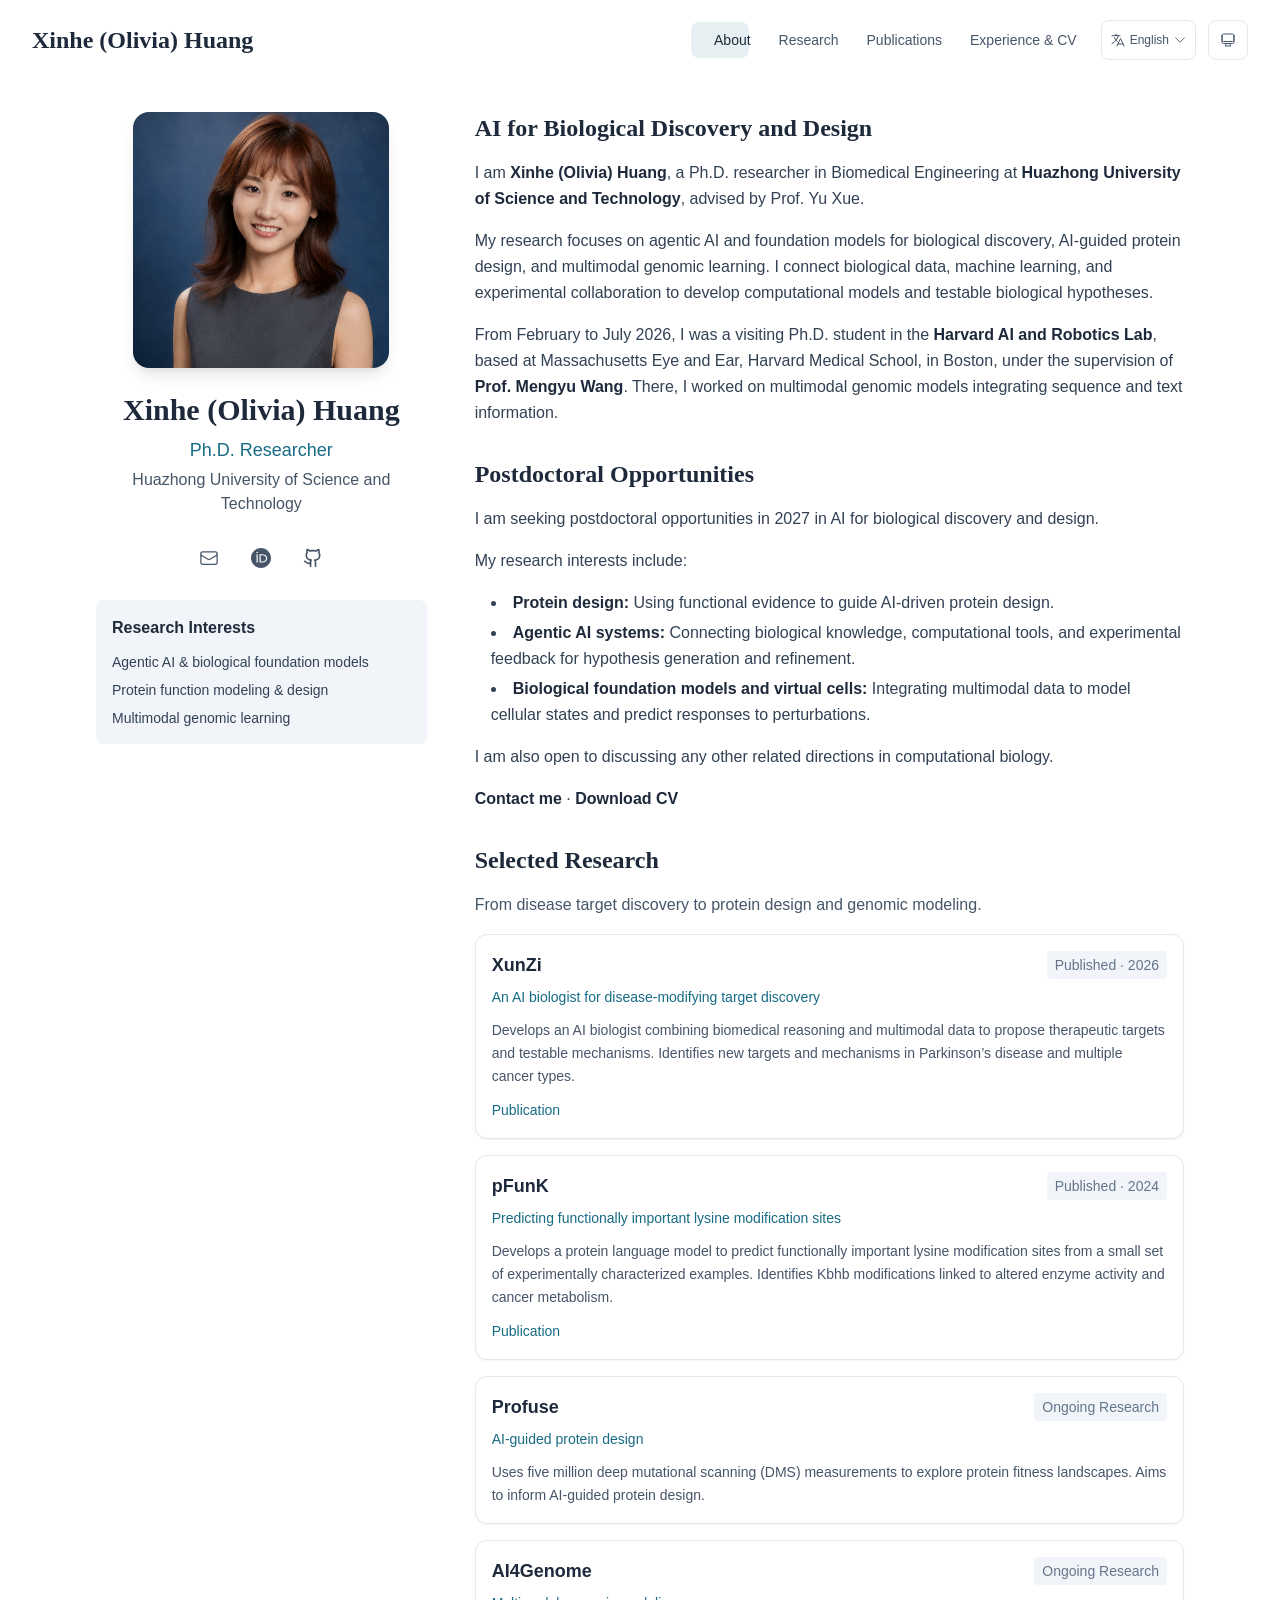
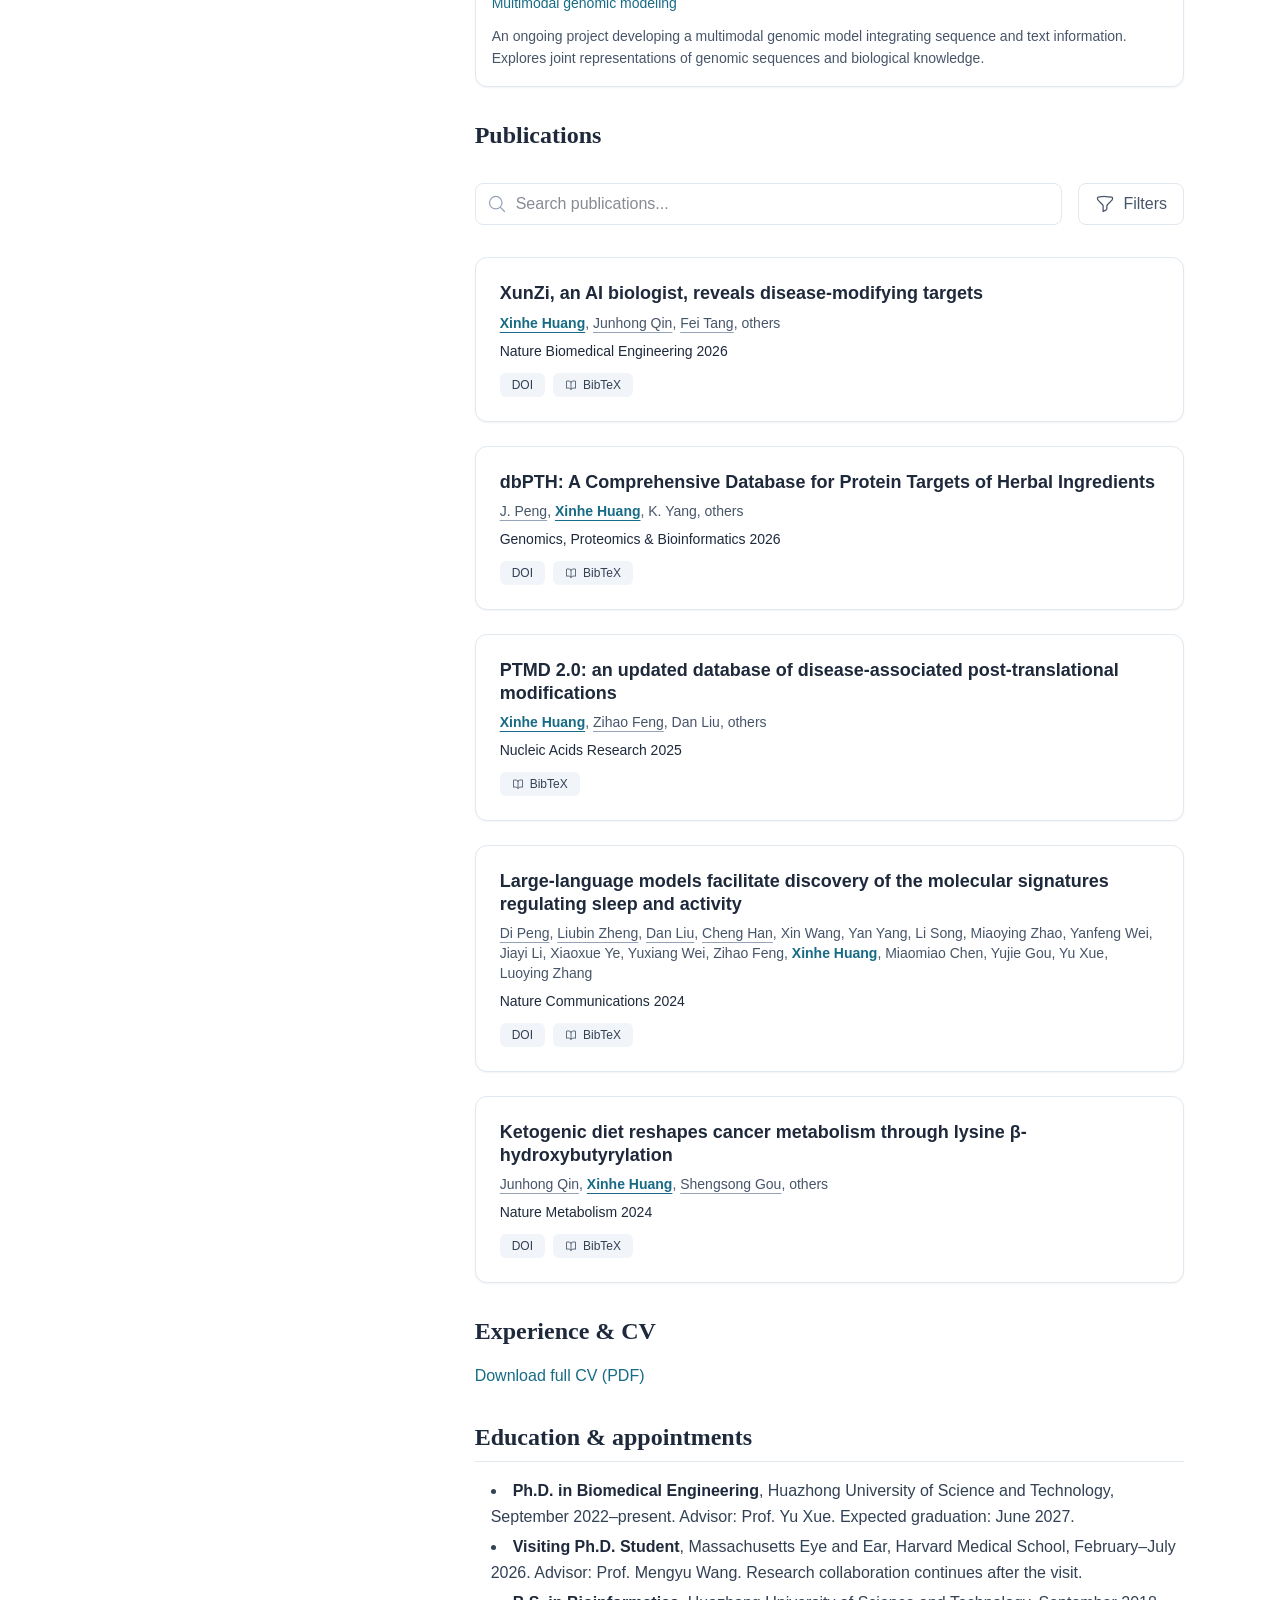
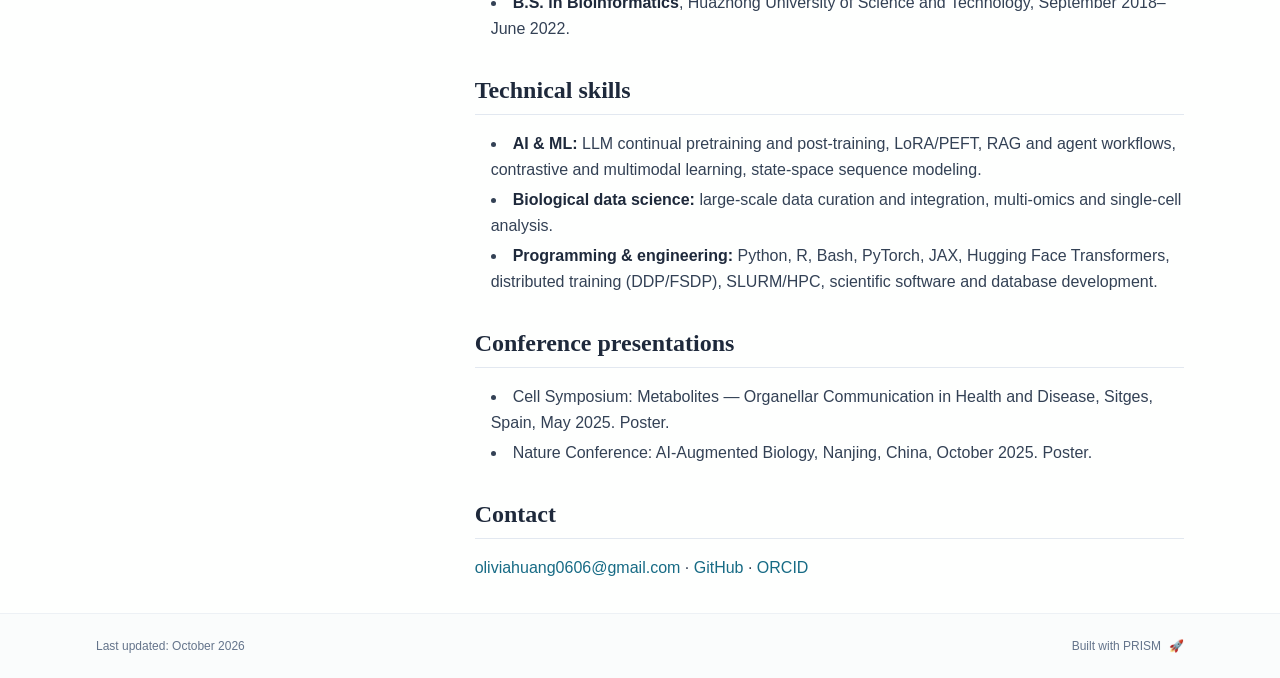
<file: index.html>
<!DOCTYPE html><html lang="en" class="scroll-smooth"><head><meta charSet="utf-8"/><meta name="viewport" content="width=device-width, initial-scale=1"/><link rel="preload" as="image" href="/portrait.png"/><link rel="stylesheet" href="/_next/static/css/1561682c2f8420f4.css" data-precedence="next"/><link rel="preload" as="script" fetchPriority="low" href="/_next/static/chunks/webpack-af78f5c2c11af041.js"/><script src="/_next/static/chunks/4bd1b696-70b6d399998de86a.js" async=""></script><script src="/_next/static/chunks/684-5aaa8290a129f299.js" async=""></script><script src="/_next/static/chunks/main-app-de9738d63b603295.js" async=""></script><script src="/_next/static/chunks/461-a9a5d7b05a71d978.js" async=""></script><script src="/_next/static/chunks/874-6cc630662f3664af.js" async=""></script><script src="/_next/static/chunks/291-e39730cc9327e39b.js" async=""></script><script src="/_next/static/chunks/app/layout-9b45e9bda7b70583.js" async=""></script><script src="/_next/static/chunks/178-595a94b9af1e67b5.js" async=""></script><script src="/_next/static/chunks/748-84df502d24ed20fb.js" async=""></script><script src="/_next/static/chunks/app/page-888deebfaa7285e0.js" async=""></script><link rel="icon" href="/favicon.svg" type="image/svg+xml"/><link rel="preload" as="font" type="font/woff2" href="https://jialeliu.com/fonts/georgiab.woff2" crossorigin=""/><script>
              try {
                const theme = localStorage.getItem('theme-storage');
                const parsed = theme ? JSON.parse(theme) : null;
                const setting = parsed?.state?.theme || 'system';
                const prefersDark = typeof window !== 'undefined' && window.matchMedia && window.matchMedia('(prefers-color-scheme: dark)').matches;
                const effective = setting === 'dark' ? 'dark' : (setting === 'light' ? 'light' : (prefersDark ? 'dark' : 'light'));
                var root = document.documentElement;
                root.classList.add(effective);
                root.setAttribute('data-theme', effective);
              } catch (e) {
                var root = document.documentElement;
                root.classList.add('light');
                root.setAttribute('data-theme', 'light');
              }
            </script><script>
    try {
      const cfg = {"enabled":true,"locales":["en","zh"],"defaultLocale":"en","mode":"fixed","fixedLocale":"en","persist":true,"switcher":true,"labels":{"en":"English","zh":"中文"}};
      const storageKey = 'locale-storage';
      const normalize = (value) => typeof value === 'string' ? value.trim().replace('_', '-').toLowerCase() : '';
      const matchLocale = (candidate) => {
        const normalized = normalize(candidate);
        if (!normalized) return null;
        if (cfg.locales.includes(normalized)) return normalized;
        const language = normalized.split('-')[0];
        if (cfg.locales.includes(language)) return language;
        return null;
      };

      let resolved = null;

      if (!cfg.enabled) {
        resolved = cfg.defaultLocale;
      } else if (cfg.persist) {
        resolved = matchLocale(localStorage.getItem(storageKey));
      }

      if (!resolved) {
        if (cfg.mode === 'fixed') {
          resolved = cfg.fixedLocale;
        } else {
          resolved = matchLocale(navigator.language);
        }
      }

      if (!resolved) {
        resolved = cfg.defaultLocale;
      }

      const root = document.documentElement;
      root.lang = resolved;
      root.setAttribute('data-locale', resolved);

      if (cfg.persist) {
        localStorage.setItem(storageKey, resolved);
      }
    } catch (e) {
      const root = document.documentElement;
      root.lang = 'en';
      root.setAttribute('data-locale', 'en');
    }
  </script><title>Xinhe (Olivia) Huang</title><meta name="description" content="AI for Biological Discovery and Design"/><meta name="author" content="Xinhe (Olivia) Huang"/><meta name="keywords" content="Xinhe (Olivia) Huang,PhD,Research,Huazhong University of Science and Technology"/><meta name="creator" content="Xinhe (Olivia) Huang"/><meta name="publisher" content="Xinhe (Olivia) Huang"/><meta property="og:title" content="Xinhe (Olivia) Huang"/><meta property="og:description" content="AI for Biological Discovery and Design"/><meta property="og:site_name" content="Xinhe (Olivia) Huang&#x27;s Academic Website"/><meta property="og:locale" content="en_US"/><meta property="og:type" content="website"/><meta name="twitter:card" content="summary"/><meta name="twitter:title" content="Xinhe (Olivia) Huang"/><meta name="twitter:description" content="AI for Biological Discovery and Design"/><link rel="icon" href="/favicon.svg"/><script>document.querySelectorAll('body link[rel="icon"], body link[rel="apple-touch-icon"]').forEach(el => document.head.appendChild(el))</script><script src="/_next/static/chunks/polyfills-42372ed130431b0a.js" noModule=""></script></head><body class="font-sans antialiased"><div style="visibility:hidden"><nav class="fixed top-0 left-0 right-0 z-50" data-headlessui-state=""><div class="transition-all duration-300 ease-out bg-transparent" style="transform:translateY(-100px)"><div class="max-w-7xl mx-auto px-4 sm:px-6 lg:px-8"><div class="flex justify-between items-center h-16 lg:h-20"><div class="flex-shrink-0" tabindex="0"><a class="text-xl lg:text-2xl font-serif font-semibold text-primary hover:text-accent transition-colors duration-200" href="/"><span class="hidden lg:inline">Xinhe (Olivia) Huang</span><span class="lg:hidden text-base">Olivia Huang</span></a></div><div class="hidden lg:block"><div class="ml-10 flex items-center space-x-3"><div class="relative flex items-baseline space-x-1"><a data-nav-href="/#about" class="relative px-3 py-2 text-sm font-medium rounded-lg transition-colors duration-150 text-primary" href="/#about">About</a><a data-nav-href="/#research" class="relative px-3 py-2 text-sm font-medium rounded-lg transition-colors duration-150 text-neutral-600" href="/#research">Research</a><a data-nav-href="/#publications" class="relative px-3 py-2 text-sm font-medium rounded-lg transition-colors duration-150 text-neutral-600" href="/#publications">Publications</a><a data-nav-href="/#cv" class="relative px-3 py-2 text-sm font-medium rounded-lg transition-colors duration-150 text-neutral-600" href="/#cv">Experience &amp; CV</a></div><div class="flex items-center justify-center w-14 h-10 rounded-lg border border-neutral-200 dark:border-[rgba(148,163,184,0.24)] bg-background dark:bg-neutral-800"><div class="w-6 h-4 rounded bg-neutral-300 animate-pulse"></div></div><div class="flex items-center justify-center w-10 h-10 rounded-lg border border-neutral-200 dark:border-[rgba(148,163,184,0.24)] bg-background dark:bg-neutral-800"><div class="w-4 h-4 rounded-full bg-neutral-300 animate-pulse"></div></div></div></div><div class="lg:hidden flex items-center space-x-2"><div class="flex items-center justify-center w-14 h-10 rounded-lg border border-neutral-200 dark:border-[rgba(148,163,184,0.24)] bg-background dark:bg-neutral-800"><div class="w-6 h-4 rounded bg-neutral-300 animate-pulse"></div></div><div class="flex items-center justify-center w-10 h-10 rounded-lg border border-neutral-200 dark:border-[rgba(148,163,184,0.24)] bg-background dark:bg-neutral-800"><div class="w-4 h-4 rounded-full bg-neutral-300 animate-pulse"></div></div><button class="inline-flex items-center justify-center p-2 rounded-md text-neutral-600 hover:text-primary hover:bg-neutral-100 dark:hover:bg-neutral-800 focus:outline-none focus:ring-2 focus:ring-inset focus:ring-accent transition-colors duration-200" id="headlessui-disclosure-button-«R7pdb»" type="button" aria-expanded="false" data-headlessui-state=""><span class="sr-only">Open main menu</span><div><svg xmlns="http://www.w3.org/2000/svg" fill="none" viewBox="0 0 24 24" stroke-width="1.5" stroke="currentColor" aria-hidden="true" data-slot="icon" class="block h-6 w-6"><path stroke-linecap="round" stroke-linejoin="round" d="M3.75 6.75h16.5M3.75 12h16.5m-16.5 5.25h16.5"></path></svg></div></button></div></div></div></div></nav><main class="min-h-screen pt-16 lg:pt-20"><div class="max-w-6xl mx-auto px-4 sm:px-6 lg:px-8 py-8 bg-background min-h-screen"><div class="grid grid-cols-1 lg:grid-cols-3 gap-12"><div class="lg:col-span-1"><div class="sticky top-8" style="opacity:0;transform:translateY(20px)"><div class="w-64 h-64 mx-auto mb-6 rounded-2xl overflow-hidden shadow-lg hover:shadow-xl transition-all duration-200 hover:scale-105"><img alt="Xinhe (Olivia) Huang" width="256" height="256" decoding="async" data-nimg="1" class="w-full h-full object-cover object-[center_24%]" style="color:transparent" src="/portrait.png"/></div><div class="text-center mb-6"><h1 class="text-3xl font-serif font-bold text-primary mb-2">Xinhe (Olivia) Huang</h1><p class="text-lg text-accent font-medium mb-1">Ph.D. Researcher</p><p class="text-neutral-600 mb-2">Huazhong University of Science and Technology</p></div><div class="flex flex-wrap justify-center gap-3 sm:gap-4 mb-6 relative px-2"><div class="relative"><button class="p-2 sm:p-2 transition-colors duration-200 text-neutral-600 dark:text-neutral-400 hover:text-accent" aria-label="Email"><svg xmlns="http://www.w3.org/2000/svg" fill="none" viewBox="0 0 24 24" stroke-width="1.5" stroke="currentColor" aria-hidden="true" data-slot="icon" class="h-5 w-5"><path stroke-linecap="round" stroke-linejoin="round" d="M21.75 6.75v10.5a2.25 2.25 0 0 1-2.25 2.25h-15a2.25 2.25 0 0 1-2.25-2.25V6.75m19.5 0A2.25 2.25 0 0 0 19.5 4.5h-15a2.25 2.25 0 0 0-2.25 2.25m19.5 0v.243a2.25 2.25 0 0 1-1.07 1.916l-7.5 4.615a2.25 2.25 0 0 1-2.36 0L3.32 8.91a2.25 2.25 0 0 1-1.07-1.916V6.75"></path></svg></button></div><a href="https://orcid.org/0009-0009-2138-1037" target="_blank" rel="noopener noreferrer" class="p-2 sm:p-2 text-neutral-600 dark:text-neutral-400 hover:text-accent transition-colors duration-200" aria-label="ORCID"><svg viewBox="0 0 24 24" fill="currentColor" class="h-5 w-5" xmlns="http://www.w3.org/2000/svg"><path d="M12 0C5.372 0 0 5.372 0 12s5.372 12 12 12 12-5.372 12-12S18.628 0 12 0zM7.369 4.378c.525 0 .947.431.947.947s-.422.947-.947.947a.95.95 0 0 1-.947-.947c0-.525.422-.947.947-.947zm-.722 3.038h1.444v10.041H6.647V7.416zm3.562 0h3.9c3.712 0 5.344 2.653 5.344 5.025 0 2.578-2.016 5.025-5.325 5.025h-3.919V7.416zm1.444 1.303v7.444h2.297c3.272 0 4.022-2.484 4.022-3.722 0-2.016-1.284-3.722-4.097-3.722h-2.222z"></path></svg></a><a href="https://github.com/biocuckooHXH" target="_blank" rel="noopener noreferrer" class="p-2 sm:p-2 text-neutral-600 dark:text-neutral-400 hover:text-accent transition-colors duration-200" aria-label="GitHub"><svg xmlns="http://www.w3.org/2000/svg" width="24" height="24" viewBox="0 0 24 24" fill="none" stroke="currentColor" stroke-width="2" stroke-linecap="round" stroke-linejoin="round" class="lucide lucide-github h-5 w-5" aria-hidden="true"><path d="M15 22v-4a4.8 4.8 0 0 0-1-3.5c3 0 6-2 6-5.5.08-1.25-.27-2.48-1-3.5.28-1.15.28-2.35 0-3.5 0 0-1 0-3 1.5-2.64-.5-5.36-.5-8 0C6 2 5 2 5 2c-.3 1.15-.3 2.35 0 3.5A5.403 5.403 0 0 0 4 9c0 3.5 3 5.5 6 5.5-.39.49-.68 1.05-.85 1.65-.17.6-.22 1.23-.15 1.85v4"></path><path d="M9 18c-4.51 2-5-2-7-2"></path></svg></a></div><div class="bg-neutral-100 dark:bg-neutral-800 rounded-lg p-4 mb-6 hover:shadow-lg transition-all duration-200 hover:scale-[1.02]"><h3 class="font-semibold text-primary mb-3">Research Interests</h3><div class="space-y-2 text-sm text-neutral-700 dark:text-neutral-500"><div>Agentic AI &amp; biological foundation models</div><div>Protein function modeling &amp; design</div><div>Multimodal genomic learning</div></div></div></div></div><div class="lg:col-span-2 space-y-8"><section id="about" class="scroll-mt-24 space-y-8"><section style="opacity:0;transform:translateY(20px)"><h2 class="text-2xl font-serif font-bold text-primary mb-4">AI for Biological Discovery and Design</h2><div class="text-neutral-700 dark:text-neutral-600 leading-relaxed"><p class="mb-4 last:mb-0">I am <strong class="font-semibold text-primary">Xinhe (Olivia) Huang</strong>, a Ph.D. researcher in Biomedical Engineering at <strong class="font-semibold text-primary">Huazhong University of Science and Technology</strong>, advised by Prof. Yu Xue.</p>
<p class="mb-4 last:mb-0">My research focuses on agentic AI and foundation models for biological discovery, AI-guided protein design, and multimodal genomic learning. I connect biological data, machine learning, and experimental collaboration to develop computational models and testable biological hypotheses.</p>
<p class="mb-4 last:mb-0">From February to July 2026, I was a visiting Ph.D. student in the <a href="https://wang.hms.harvard.edu/" node="[object Object]" target="_blank" rel="noopener noreferrer" class="text-accent font-medium transition-all duration-200 rounded hover:bg-accent/10 hover:shadow-sm"><strong class="font-semibold text-primary">Harvard AI and Robotics Lab</strong></a>, based at Massachusetts Eye and Ear, Harvard Medical School, in Boston, under the supervision of <a href="https://wang.hms.harvard.edu/team/dr-wang/" node="[object Object]" target="_blank" rel="noopener noreferrer" class="text-accent font-medium transition-all duration-200 rounded hover:bg-accent/10 hover:shadow-sm"><strong class="font-semibold text-primary">Prof. Mengyu Wang</strong></a>. There, I worked on multimodal genomic models integrating sequence and text information.</p></div></section><section style="opacity:0;transform:translateY(20px)"><h2 class="text-2xl font-serif font-bold text-primary mb-4">Postdoctoral Opportunities</h2><div class="text-neutral-700 dark:text-neutral-600 leading-relaxed"><p class="mb-4 last:mb-0">I am seeking postdoctoral opportunities in 2027 in AI for biological discovery and design.</p>
<p class="mb-4 last:mb-0">My research interests include:</p>
<ul class="list-disc list-inside mb-4 space-y-1 ml-4">
<li class="mb-1"><strong class="font-semibold text-primary">Protein design:</strong> Using functional evidence to guide AI-driven protein design.</li>
<li class="mb-1"><strong class="font-semibold text-primary">Agentic AI systems:</strong> Connecting biological knowledge, computational tools, and experimental feedback for hypothesis generation and refinement.</li>
<li class="mb-1"><strong class="font-semibold text-primary">Biological foundation models and virtual cells:</strong> Integrating multimodal data to model cellular states and predict responses to perturbations.</li>
</ul>
<p class="mb-4 last:mb-0">I am also open to discussing any other related directions in computational biology.</p>
<p class="mb-4 last:mb-0"><a href="mailto:oliviahuang0606@gmail.com" node="[object Object]" target="_blank" rel="noopener noreferrer" class="text-accent font-medium transition-all duration-200 rounded hover:bg-accent/10 hover:shadow-sm"><strong class="font-semibold text-primary">Contact me</strong></a> · <a href="/Olivia_Huang_CV.pdf" node="[object Object]" target="_blank" rel="noopener noreferrer" class="text-accent font-medium transition-all duration-200 rounded hover:bg-accent/10 hover:shadow-sm"><strong class="font-semibold text-primary">Download CV</strong></a></p></div></section></section><section id="research" class="scroll-mt-24 space-y-8"><div style="opacity:0;transform:translateY(20px)"><div class="mb-4"><h1 class="text-2xl font-serif font-bold text-primary mb-4">Selected Research</h1><div class="text-base text-neutral-600 dark:text-neutral-500 max-w-2xl leading-relaxed"><p class="mb-3 last:mb-0">From disease target discovery to protein design and genomic modeling.</p></div></div><div class="grid gap-4"><div class="bg-white dark:bg-neutral-900 p-4 rounded-xl shadow-sm border border-neutral-200 dark:border-neutral-800 hover:shadow-lg transition-all duration-200 hover:scale-[1.01]" style="opacity:0;transform:translateY(20px)"><div class="flex justify-between items-start mb-2"><h3 class="text-lg font-semibold text-primary">XunZi</h3><span class="text-sm text-neutral-500 font-medium bg-neutral-100 dark:bg-neutral-800 px-2 py-1 rounded">Published · 2026</span></div><p class="text-sm text-accent font-medium mb-3">An AI biologist for disease-modifying target discovery</p><div class="text-sm text-neutral-600 dark:text-neutral-500 leading-relaxed"><p class="mb-3 last:mb-0">Develops an AI biologist combining biomedical reasoning and multimodal data to propose therapeutic targets and testable mechanisms. Identifies new targets and mechanisms in Parkinson’s disease and multiple cancer types.</p>
<p class="mb-3 last:mb-0"><a href="https://doi.org/10.1038/s41551-026-01769-6" node="[object Object]" target="_blank" rel="noopener noreferrer" class="text-accent font-medium transition-all duration-200 rounded hover:bg-accent/10 hover:shadow-sm">Publication</a></p></div></div><div class="bg-white dark:bg-neutral-900 p-4 rounded-xl shadow-sm border border-neutral-200 dark:border-neutral-800 hover:shadow-lg transition-all duration-200 hover:scale-[1.01]" style="opacity:0;transform:translateY(20px)"><div class="flex justify-between items-start mb-2"><h3 class="text-lg font-semibold text-primary">pFunK</h3><span class="text-sm text-neutral-500 font-medium bg-neutral-100 dark:bg-neutral-800 px-2 py-1 rounded">Published · 2024</span></div><p class="text-sm text-accent font-medium mb-3">Predicting functionally important lysine modification sites</p><div class="text-sm text-neutral-600 dark:text-neutral-500 leading-relaxed"><p class="mb-3 last:mb-0">Develops a protein language model to predict functionally important lysine modification sites from a small set of experimentally characterized examples. Identifies Kbhb modifications linked to altered enzyme activity and cancer metabolism.</p>
<p class="mb-3 last:mb-0"><a href="https://pubmed.ncbi.nlm.nih.gov/39134903/" node="[object Object]" target="_blank" rel="noopener noreferrer" class="text-accent font-medium transition-all duration-200 rounded hover:bg-accent/10 hover:shadow-sm">Publication</a></p></div></div><div class="bg-white dark:bg-neutral-900 p-4 rounded-xl shadow-sm border border-neutral-200 dark:border-neutral-800 hover:shadow-lg transition-all duration-200 hover:scale-[1.01]" style="opacity:0;transform:translateY(20px)"><div class="flex justify-between items-start mb-2"><h3 class="text-lg font-semibold text-primary">Profuse</h3><span class="text-sm text-neutral-500 font-medium bg-neutral-100 dark:bg-neutral-800 px-2 py-1 rounded">Ongoing Research</span></div><p class="text-sm text-accent font-medium mb-3">AI-guided protein design</p><div class="text-sm text-neutral-600 dark:text-neutral-500 leading-relaxed"><p class="mb-3 last:mb-0">Uses five million deep mutational scanning (DMS) measurements to explore protein fitness landscapes. Aims to inform AI-guided protein design.</p></div></div><div class="bg-white dark:bg-neutral-900 p-4 rounded-xl shadow-sm border border-neutral-200 dark:border-neutral-800 hover:shadow-lg transition-all duration-200 hover:scale-[1.01]" style="opacity:0;transform:translateY(20px)"><div class="flex justify-between items-start mb-2"><h3 class="text-lg font-semibold text-primary">AI4Genome</h3><span class="text-sm text-neutral-500 font-medium bg-neutral-100 dark:bg-neutral-800 px-2 py-1 rounded">Ongoing Research</span></div><p class="text-sm text-accent font-medium mb-3">Multimodal genomic modeling</p><div class="text-sm text-neutral-600 dark:text-neutral-500 leading-relaxed"><p class="mb-3 last:mb-0">An ongoing project developing a multimodal genomic model integrating sequence and text information. Explores joint representations of genomic sequences and biological knowledge.</p></div></div></div></div></section><section id="publications" class="scroll-mt-24 space-y-8"><div style="opacity:0;transform:translateY(20px)"><div class="mb-8"><h1 class="text-2xl font-serif font-bold text-primary mb-4">Publications</h1></div><div class="mb-8 space-y-4"><div class="flex flex-col sm:flex-row gap-4"><div class="relative flex-grow"><svg xmlns="http://www.w3.org/2000/svg" fill="none" viewBox="0 0 24 24" stroke-width="1.5" stroke="currentColor" aria-hidden="true" data-slot="icon" class="absolute left-3 top-1/2 transform -translate-y-1/2 h-5 w-5 text-neutral-400"><path stroke-linecap="round" stroke-linejoin="round" d="m21 21-5.197-5.197m0 0A7.5 7.5 0 1 0 5.196 5.196a7.5 7.5 0 0 0 10.607 10.607Z"></path></svg><input type="text" placeholder="Search publications..." class="w-full pl-10 pr-4 py-2 rounded-lg border border-neutral-200 dark:border-neutral-800 bg-white dark:bg-neutral-900 focus:ring-2 focus:ring-accent focus:border-transparent transition-all duration-200" value=""/></div><button class="flex items-center justify-center px-4 py-2 rounded-lg border transition-all duration-200 bg-white dark:bg-neutral-900 border-neutral-200 dark:border-neutral-800 text-neutral-600 hover:border-accent hover:text-accent"><svg xmlns="http://www.w3.org/2000/svg" fill="none" viewBox="0 0 24 24" stroke-width="1.5" stroke="currentColor" aria-hidden="true" data-slot="icon" class="h-5 w-5 mr-2"><path stroke-linecap="round" stroke-linejoin="round" d="M12 3c2.755 0 5.455.232 8.083.678.533.09.917.556.917 1.096v1.044a2.25 2.25 0 0 1-.659 1.591l-5.432 5.432a2.25 2.25 0 0 0-.659 1.591v2.927a2.25 2.25 0 0 1-1.244 2.013L9.75 21v-6.568a2.25 2.25 0 0 0-.659-1.591L3.659 7.409A2.25 2.25 0 0 1 3 5.818V4.774c0-.54.384-1.006.917-1.096A48.32 48.32 0 0 1 12 3Z"></path></svg>Filters</button></div></div><div class="space-y-6"><div class="bg-white dark:bg-neutral-900 p-6 rounded-xl shadow-sm border border-neutral-200 dark:border-neutral-800 hover:shadow-md transition-all duration-200" style="opacity:0;transform:translateY(20px)"><div class="flex flex-col md:flex-row gap-6"><div class="flex-grow"><h3 class="text-lg font-semibold text-primary mb-2 leading-tight">XunZi, an AI biologist, reveals disease-modifying targets</h3><p class="text-sm text-neutral-600 dark:text-neutral-400 mb-2"><span><span class="font-semibold text-accent underline underline-offset-4 decoration-accent">Xinhe Huang</span>, </span><span><span class=" underline underline-offset-4 decoration-neutral-400">Junhong Qin</span>, </span><span><span class=" underline underline-offset-4 decoration-neutral-400">Fei Tang</span>, </span><span><span class=" ">others</span></span></p><p class="text-sm font-medium text-neutral-800 dark:text-neutral-600 mb-3">Nature Biomedical Engineering<!-- --> <!-- -->2026</p><div class="flex flex-wrap gap-2 mt-auto"><a href="https://doi.org/10.1038/s41551-026-01769-6" target="_blank" rel="noopener noreferrer" class="inline-flex items-center px-3 py-1 rounded-md text-xs font-medium bg-neutral-100 dark:bg-neutral-800 text-neutral-700 dark:text-neutral-300 hover:bg-accent hover:text-white transition-colors">DOI</a><button class="inline-flex items-center px-3 py-1 rounded-md text-xs font-medium transition-colors bg-neutral-100 dark:bg-neutral-800 text-neutral-700 dark:text-neutral-300 hover:bg-accent hover:text-white"><svg xmlns="http://www.w3.org/2000/svg" fill="none" viewBox="0 0 24 24" stroke-width="1.5" stroke="currentColor" aria-hidden="true" data-slot="icon" class="h-3 w-3 mr-1.5"><path stroke-linecap="round" stroke-linejoin="round" d="M12 6.042A8.967 8.967 0 0 0 6 3.75c-1.052 0-2.062.18-3 .512v14.25A8.987 8.987 0 0 1 6 18c2.305 0 4.408.867 6 2.292m0-14.25a8.966 8.966 0 0 1 6-2.292c1.052 0 2.062.18 3 .512v14.25A8.987 8.987 0 0 0 18 18a8.967 8.967 0 0 0-6 2.292m0-14.25v14.25"></path></svg>BibTeX</button></div></div></div></div><div class="bg-white dark:bg-neutral-900 p-6 rounded-xl shadow-sm border border-neutral-200 dark:border-neutral-800 hover:shadow-md transition-all duration-200" style="opacity:0;transform:translateY(20px)"><div class="flex flex-col md:flex-row gap-6"><div class="flex-grow"><h3 class="text-lg font-semibold text-primary mb-2 leading-tight">dbPTH: A Comprehensive Database for Protein Targets of Herbal Ingredients</h3><p class="text-sm text-neutral-600 dark:text-neutral-400 mb-2"><span><span class=" underline underline-offset-4 decoration-neutral-400">J. Peng</span>, </span><span><span class="font-semibold text-accent underline underline-offset-4 decoration-accent">Xinhe Huang</span>, </span><span><span class=" ">K. Yang</span>, </span><span><span class=" ">others</span></span></p><p class="text-sm font-medium text-neutral-800 dark:text-neutral-600 mb-3">Genomics, Proteomics &amp; Bioinformatics<!-- --> <!-- -->2026</p><div class="flex flex-wrap gap-2 mt-auto"><a href="https://doi.org/10.1093/gpbjnl/qzag040" target="_blank" rel="noopener noreferrer" class="inline-flex items-center px-3 py-1 rounded-md text-xs font-medium bg-neutral-100 dark:bg-neutral-800 text-neutral-700 dark:text-neutral-300 hover:bg-accent hover:text-white transition-colors">DOI</a><button class="inline-flex items-center px-3 py-1 rounded-md text-xs font-medium transition-colors bg-neutral-100 dark:bg-neutral-800 text-neutral-700 dark:text-neutral-300 hover:bg-accent hover:text-white"><svg xmlns="http://www.w3.org/2000/svg" fill="none" viewBox="0 0 24 24" stroke-width="1.5" stroke="currentColor" aria-hidden="true" data-slot="icon" class="h-3 w-3 mr-1.5"><path stroke-linecap="round" stroke-linejoin="round" d="M12 6.042A8.967 8.967 0 0 0 6 3.75c-1.052 0-2.062.18-3 .512v14.25A8.987 8.987 0 0 1 6 18c2.305 0 4.408.867 6 2.292m0-14.25a8.966 8.966 0 0 1 6-2.292c1.052 0 2.062.18 3 .512v14.25A8.987 8.987 0 0 0 18 18a8.967 8.967 0 0 0-6 2.292m0-14.25v14.25"></path></svg>BibTeX</button></div></div></div></div><div class="bg-white dark:bg-neutral-900 p-6 rounded-xl shadow-sm border border-neutral-200 dark:border-neutral-800 hover:shadow-md transition-all duration-200" style="opacity:0;transform:translateY(20px)"><div class="flex flex-col md:flex-row gap-6"><div class="flex-grow"><h3 class="text-lg font-semibold text-primary mb-2 leading-tight">PTMD 2.0: an updated database of disease-associated post-translational modifications</h3><p class="text-sm text-neutral-600 dark:text-neutral-400 mb-2"><span><span class="font-semibold text-accent underline underline-offset-4 decoration-accent">Xinhe Huang</span>, </span><span><span class=" underline underline-offset-4 decoration-neutral-400">Zihao Feng</span>, </span><span><span class=" ">Dan Liu</span>, </span><span><span class=" ">others</span></span></p><p class="text-sm font-medium text-neutral-800 dark:text-neutral-600 mb-3">Nucleic Acids Research<!-- --> <!-- -->2025</p><div class="flex flex-wrap gap-2 mt-auto"><button class="inline-flex items-center px-3 py-1 rounded-md text-xs font-medium transition-colors bg-neutral-100 dark:bg-neutral-800 text-neutral-700 dark:text-neutral-300 hover:bg-accent hover:text-white"><svg xmlns="http://www.w3.org/2000/svg" fill="none" viewBox="0 0 24 24" stroke-width="1.5" stroke="currentColor" aria-hidden="true" data-slot="icon" class="h-3 w-3 mr-1.5"><path stroke-linecap="round" stroke-linejoin="round" d="M12 6.042A8.967 8.967 0 0 0 6 3.75c-1.052 0-2.062.18-3 .512v14.25A8.987 8.987 0 0 1 6 18c2.305 0 4.408.867 6 2.292m0-14.25a8.966 8.966 0 0 1 6-2.292c1.052 0 2.062.18 3 .512v14.25A8.987 8.987 0 0 0 18 18a8.967 8.967 0 0 0-6 2.292m0-14.25v14.25"></path></svg>BibTeX</button></div></div></div></div><div class="bg-white dark:bg-neutral-900 p-6 rounded-xl shadow-sm border border-neutral-200 dark:border-neutral-800 hover:shadow-md transition-all duration-200" style="opacity:0;transform:translateY(20px)"><div class="flex flex-col md:flex-row gap-6"><div class="flex-grow"><h3 class="text-lg font-semibold text-primary mb-2 leading-tight">Large-language models facilitate discovery of the molecular signatures regulating sleep and activity</h3><p class="text-sm text-neutral-600 dark:text-neutral-400 mb-2"><span><span class=" underline underline-offset-4 decoration-neutral-400">Di Peng</span>, </span><span><span class=" underline underline-offset-4 decoration-neutral-400">Liubin Zheng</span>, </span><span><span class=" underline underline-offset-4 decoration-neutral-400">Dan Liu</span>, </span><span><span class=" underline underline-offset-4 decoration-neutral-400">Cheng Han</span>, </span><span><span class=" ">Xin Wang</span>, </span><span><span class=" ">Yan Yang</span>, </span><span><span class=" ">Li Song</span>, </span><span><span class=" ">Miaoying Zhao</span>, </span><span><span class=" ">Yanfeng Wei</span>, </span><span><span class=" ">Jiayi Li</span>, </span><span><span class=" ">Xiaoxue Ye</span>, </span><span><span class=" ">Yuxiang Wei</span>, </span><span><span class=" ">Zihao Feng</span>, </span><span><span class="font-semibold text-accent ">Xinhe Huang</span>, </span><span><span class=" ">Miaomiao Chen</span>, </span><span><span class=" ">Yujie Gou</span>, </span><span><span class=" ">Yu Xue</span>, </span><span><span class=" ">Luoying Zhang</span></span></p><p class="text-sm font-medium text-neutral-800 dark:text-neutral-600 mb-3">Nature Communications<!-- --> <!-- -->2024</p><div class="flex flex-wrap gap-2 mt-auto"><a href="https://doi.org/10.1038/s41467-024-48005-w" target="_blank" rel="noopener noreferrer" class="inline-flex items-center px-3 py-1 rounded-md text-xs font-medium bg-neutral-100 dark:bg-neutral-800 text-neutral-700 dark:text-neutral-300 hover:bg-accent hover:text-white transition-colors">DOI</a><button class="inline-flex items-center px-3 py-1 rounded-md text-xs font-medium transition-colors bg-neutral-100 dark:bg-neutral-800 text-neutral-700 dark:text-neutral-300 hover:bg-accent hover:text-white"><svg xmlns="http://www.w3.org/2000/svg" fill="none" viewBox="0 0 24 24" stroke-width="1.5" stroke="currentColor" aria-hidden="true" data-slot="icon" class="h-3 w-3 mr-1.5"><path stroke-linecap="round" stroke-linejoin="round" d="M12 6.042A8.967 8.967 0 0 0 6 3.75c-1.052 0-2.062.18-3 .512v14.25A8.987 8.987 0 0 1 6 18c2.305 0 4.408.867 6 2.292m0-14.25a8.966 8.966 0 0 1 6-2.292c1.052 0 2.062.18 3 .512v14.25A8.987 8.987 0 0 0 18 18a8.967 8.967 0 0 0-6 2.292m0-14.25v14.25"></path></svg>BibTeX</button></div></div></div></div><div class="bg-white dark:bg-neutral-900 p-6 rounded-xl shadow-sm border border-neutral-200 dark:border-neutral-800 hover:shadow-md transition-all duration-200" style="opacity:0;transform:translateY(20px)"><div class="flex flex-col md:flex-row gap-6"><div class="flex-grow"><h3 class="text-lg font-semibold text-primary mb-2 leading-tight">Ketogenic diet reshapes cancer metabolism through lysine β-hydroxybutyrylation</h3><p class="text-sm text-neutral-600 dark:text-neutral-400 mb-2"><span><span class=" underline underline-offset-4 decoration-neutral-400">Junhong Qin</span>, </span><span><span class="font-semibold text-accent underline underline-offset-4 decoration-accent">Xinhe Huang</span>, </span><span><span class=" underline underline-offset-4 decoration-neutral-400">Shengsong Gou</span>, </span><span><span class=" ">others</span></span></p><p class="text-sm font-medium text-neutral-800 dark:text-neutral-600 mb-3">Nature Metabolism<!-- --> <!-- -->2024</p><div class="flex flex-wrap gap-2 mt-auto"><a href="https://doi.org/10.1038/s42255-024-01093-w" target="_blank" rel="noopener noreferrer" class="inline-flex items-center px-3 py-1 rounded-md text-xs font-medium bg-neutral-100 dark:bg-neutral-800 text-neutral-700 dark:text-neutral-300 hover:bg-accent hover:text-white transition-colors">DOI</a><button class="inline-flex items-center px-3 py-1 rounded-md text-xs font-medium transition-colors bg-neutral-100 dark:bg-neutral-800 text-neutral-700 dark:text-neutral-300 hover:bg-accent hover:text-white"><svg xmlns="http://www.w3.org/2000/svg" fill="none" viewBox="0 0 24 24" stroke-width="1.5" stroke="currentColor" aria-hidden="true" data-slot="icon" class="h-3 w-3 mr-1.5"><path stroke-linecap="round" stroke-linejoin="round" d="M12 6.042A8.967 8.967 0 0 0 6 3.75c-1.052 0-2.062.18-3 .512v14.25A8.987 8.987 0 0 1 6 18c2.305 0 4.408.867 6 2.292m0-14.25a8.966 8.966 0 0 1 6-2.292c1.052 0 2.062.18 3 .512v14.25A8.987 8.987 0 0 0 18 18a8.967 8.967 0 0 0-6 2.292m0-14.25v14.25"></path></svg>BibTeX</button></div></div></div></div></div></div></section><section id="cv" class="scroll-mt-24 space-y-8"><div class="" style="opacity:0;transform:translateY(20px)"><h1 class="text-2xl font-serif font-bold text-primary mb-4">Experience &amp; CV</h1><div class="text-neutral-700 dark:text-neutral-600 leading-relaxed"><p class="mb-4 last:mb-0"><a href="/Olivia_Huang_CV.pdf" node="[object Object]" target="_blank" rel="noopener noreferrer" class="text-accent font-medium transition-all duration-200 rounded hover:bg-accent/10 hover:shadow-sm">Download full CV (PDF)</a></p>
<h2 class="text-2xl font-serif font-bold text-primary mt-8 mb-4 border-b border-neutral-200 dark:border-neutral-800 pb-2">Education &amp; appointments</h2>
<ul class="list-disc list-inside mb-4 space-y-1 ml-4">
<li class="mb-1"><strong class="font-semibold text-primary">Ph.D. in Biomedical Engineering</strong>, Huazhong University of Science and Technology, September 2022–present. Advisor: Prof. Yu Xue. Expected graduation: June 2027.</li>
<li class="mb-1"><strong class="font-semibold text-primary">Visiting Ph.D. Student</strong>, Massachusetts Eye and Ear, Harvard Medical School, February–July 2026. Advisor: Prof. Mengyu Wang. Research collaboration continues after the visit.</li>
<li class="mb-1"><strong class="font-semibold text-primary">B.S. in Bioinformatics</strong>, Huazhong University of Science and Technology, September 2018–June 2022.</li>
</ul>
<h2 class="text-2xl font-serif font-bold text-primary mt-8 mb-4 border-b border-neutral-200 dark:border-neutral-800 pb-2">Technical skills</h2>
<ul class="list-disc list-inside mb-4 space-y-1 ml-4">
<li class="mb-1"><strong class="font-semibold text-primary">AI &amp; ML:</strong> LLM continual pretraining and post-training, LoRA/PEFT, RAG and agent workflows, contrastive and multimodal learning, state-space sequence modeling.</li>
<li class="mb-1"><strong class="font-semibold text-primary">Biological data science:</strong> large-scale data curation and integration, multi-omics and single-cell analysis.</li>
<li class="mb-1"><strong class="font-semibold text-primary">Programming &amp; engineering:</strong> Python, R, Bash, PyTorch, JAX, Hugging Face Transformers, distributed training (DDP/FSDP), SLURM/HPC, scientific software and database development.</li>
</ul>
<h2 class="text-2xl font-serif font-bold text-primary mt-8 mb-4 border-b border-neutral-200 dark:border-neutral-800 pb-2">Conference presentations</h2>
<ul class="list-disc list-inside mb-4 space-y-1 ml-4">
<li class="mb-1">Cell Symposium: Metabolites — Organellar Communication in Health and Disease, Sitges, Spain, May 2025. Poster.</li>
<li class="mb-1">Nature Conference: AI-Augmented Biology, Nanjing, China, October 2025. Poster.</li>
</ul>
<h2 class="text-2xl font-serif font-bold text-primary mt-8 mb-4 border-b border-neutral-200 dark:border-neutral-800 pb-2">Contact</h2>
<p class="mb-4 last:mb-0"><a href="mailto:oliviahuang0606@gmail.com" node="[object Object]" target="_blank" rel="noopener noreferrer" class="text-accent font-medium transition-all duration-200 rounded hover:bg-accent/10 hover:shadow-sm">oliviahuang0606@gmail.com</a> · <a href="https://github.com/biocuckooHXH" node="[object Object]" target="_blank" rel="noopener noreferrer" class="text-accent font-medium transition-all duration-200 rounded hover:bg-accent/10 hover:shadow-sm">GitHub</a> · <a href="https://orcid.org/0009-0009-2138-1037" node="[object Object]" target="_blank" rel="noopener noreferrer" class="text-accent font-medium transition-all duration-200 rounded hover:bg-accent/10 hover:shadow-sm">ORCID</a></p></div></div></section></div></div></div><!--$--><!--/$--><!--$--><!--/$--></main><footer class="border-t border-neutral-200/50 bg-neutral-50/50 dark:bg-neutral-900/50 dark:border-neutral-700/50"><div class="max-w-6xl mx-auto px-4 sm:px-6 lg:px-8 py-6"><div class="flex flex-col sm:flex-row justify-between items-center gap-2"><p class="text-xs text-neutral-500">Last updated<!-- -->: <!-- -->October 2026</p><p class="text-xs text-neutral-500 flex items-center"><a href="https://github.com/xyjoey/PRISM" target="_blank" rel="noopener noreferrer">Built with PRISM</a><span class="ml-2">🚀</span></p></div></div></footer></div><script src="/_next/static/chunks/webpack-af78f5c2c11af041.js" async=""></script><script>(self.__next_f=self.__next_f||[]).push([0])</script><script>self.__next_f.push([1,"1:\"$Sreact.fragment\"\n3:I[3719,[\"461\",\"static/chunks/461-a9a5d7b05a71d978.js\",\"874\",\"static/chunks/874-6cc630662f3664af.js\",\"291\",\"static/chunks/291-e39730cc9327e39b.js\",\"177\",\"static/chunks/app/layout-9b45e9bda7b70583.js\"],\"ThemeProvider\"]\n4:I[310,[\"461\",\"static/chunks/461-a9a5d7b05a71d978.js\",\"874\",\"static/chunks/874-6cc630662f3664af.js\",\"291\",\"static/chunks/291-e39730cc9327e39b.js\",\"177\",\"static/chunks/app/layout-9b45e9bda7b70583.js\"],\"LocaleProvider\"]\n5:I[4574,[\"461\",\"static/chunks/461-a9a5d7b05a71d978.js\",\"874\",\"static/chunks/874-6cc630662f3664af.js\",\"291\",\"static/chunks/291-e39730cc9327e39b.js\",\"177\",\"static/chunks/app/layout-9b45e9bda7b70583.js\"],\"default\"]\n6:I[7555,[],\"\"]\n7:I[1295,[],\"\"]\n8:I[2548,[\"461\",\"static/chunks/461-a9a5d7b05a71d978.js\",\"874\",\"static/chunks/874-6cc630662f3664af.js\",\"291\",\"static/chunks/291-e39730cc9327e39b.js\",\"177\",\"static/chunks/app/layout-9b45e9bda7b70583.js\"],\"default\"]\n9:I[6613,[\"461\",\"static/chunks/461-a9a5d7b05a71d978.js\",\"178\",\"static/chunks/178-595a94b9af1e67b5.js\",\"874\",\"static/chunks/874-6cc630662f3664af.js\",\"748\",\"static/chunks/748-84df502d24ed20fb.js\",\"974\",\"static/chunks/app/page-888deebfaa7285e0.js\"],\"default\"]\nb:I[9665,[],\"MetadataBoundary\"]\nd:I[9665,[],\"OutletBoundary\"]\n10:I[4911,[],\"AsyncMetadataOutlet\"]\n12:I[9665,[],\"ViewportBoundary\"]\n14:I[6614,[],\"\"]\n:HL[\"/_next/static/css/1561682c2f8420f4.css\",\"style\"]\n2:T5d8,\n    try {\n      const cfg = {\"enabled\":true,\"locales\":[\"en\",\"zh\"],\"defaultLocale\":\"en\",\"mode\":\"fixed\",\"fixedLocale\":\"en\",\"persist\":true,\"switcher\":true,\"labels\":{\"en\":\"English\",\"zh\":\"中文\"}};\n      const storageKey = 'locale-storage';\n      const normalize = (value) =\u003e typeof value === 'string' ? value.trim().replace('_', '-').toLowerCase() : '';\n      const matchLocale = (candidate) =\u003e {\n        const normalized = normalize(candidate);\n        if (!normalized) return null;\n        if (cfg.locales.includes(normalized)) return normalized;\n        const language = normalized.split('-')[0];\n        if (cfg.locales.includes(language)) return language;\n      "])</script><script>self.__next_f.push([1,"  return null;\n      };\n\n      let resolved = null;\n\n      if (!cfg.enabled) {\n        resolved = cfg.defaultLocale;\n      } else if (cfg.persist) {\n        resolved = matchLocale(localStorage.getItem(storageKey));\n      }\n\n      if (!resolved) {\n        if (cfg.mode === 'fixed') {\n          resolved = cfg.fixedLocale;\n        } else {\n          resolved = matchLocale(navigator.language);\n        }\n      }\n\n      if (!resolved) {\n        resolved = cfg.defaultLocale;\n      }\n\n      const root = document.documentElement;\n      root.lang = resolved;\n      root.setAttribute('data-locale', resolved);\n\n      if (cfg.persist) {\n        localStorage.setItem(storageKey, resolved);\n      }\n    } catch (e) {\n      const root = document.documentElement;\n      root.lang = 'en';\n      root.setAttribute('data-locale', 'en');\n    }\n  a:T58b,[Download full CV (PDF)](/Olivia_Huang_CV.pdf)\r\n\r\n## Education \u0026 appointments\r\n- **Ph.D. in Biomedical Engineering**, Huazhong University of Science and Technology, September 2022–present. Advisor: Prof. Yu Xue. Expected graduation: June 2027.\r\n- **Visiting Ph.D. Student**, Massachusetts Eye and Ear, Harvard Medical School, February–July 2026. Advisor: Prof. Mengyu Wang. Research collaboration continues after the visit.\r\n- **B.S. in Bioinformatics**, Huazhong University of Science and Technology, September 2018–June 2022.\r\n\r\n## Technical skills\r\n- **AI \u0026 ML:** LLM continual pretraining and post-training, LoRA/PEFT, RAG and agent workflows, contrastive and multimodal learning, state-space sequence modeling.\r\n- **Biological data science:** large-scale data curation and integration, multi-omics and single-cell analysis.\r\n- **Programming \u0026 engineering:** Python, R, Bash, PyTorch, JAX, Hugging Face Transformers, distributed training (DDP/FSDP), SLURM/HPC, scientific software and database development.\r\n\r\n## Conference presentations\r\n- Cell Symposium: Metabolites — Organellar Communication in Health and Disease, Sitges, Spain, May 2025. Poster.\r\n- Nature Conference: AI-Augmented Biology, Na"])</script><script>self.__next_f.push([1,"njing, China, October 2025. Poster.\r\n\r\n## Contact\r\n[oliviahuang0606@gmail.com](mailto:oliviahuang0606@gmail.com) · [GitHub](https://github.com/biocuckooHXH) · [ORCID](https://orcid.org/0009-0009-2138-1037)\r\n"])</script><script>self.__next_f.push([1,"0:{\"P\":null,\"b\":\"TyVIW6QQWMd9dyHeScb7V\",\"p\":\"\",\"c\":[\"\",\"\"],\"i\":false,\"f\":[[[\"\",{\"children\":[\"__PAGE__\",{}]},\"$undefined\",\"$undefined\",true],[\"\",[\"$\",\"$1\",\"c\",{\"children\":[[[\"$\",\"link\",\"0\",{\"rel\":\"stylesheet\",\"href\":\"/_next/static/css/1561682c2f8420f4.css\",\"precedence\":\"next\",\"crossOrigin\":\"$undefined\",\"nonce\":\"$undefined\"}]],[\"$\",\"html\",null,{\"lang\":\"en\",\"className\":\"scroll-smooth\",\"suppressHydrationWarning\":true,\"children\":[[\"$\",\"head\",null,{\"children\":[[\"$\",\"link\",null,{\"rel\":\"icon\",\"href\":\"/favicon.svg\",\"type\":\"image/svg+xml\"}],[\"$\",\"link\",null,{\"rel\":\"preload\",\"as\":\"font\",\"type\":\"font/woff2\",\"href\":\"https://jialeliu.com/fonts/georgiab.woff2\",\"crossOrigin\":\"\"}],[\"$\",\"script\",null,{\"dangerouslySetInnerHTML\":{\"__html\":\"\\n              try {\\n                const theme = localStorage.getItem('theme-storage');\\n                const parsed = theme ? JSON.parse(theme) : null;\\n                const setting = parsed?.state?.theme || 'system';\\n                const prefersDark = typeof window !== 'undefined' \u0026\u0026 window.matchMedia \u0026\u0026 window.matchMedia('(prefers-color-scheme: dark)').matches;\\n                const effective = setting === 'dark' ? 'dark' : (setting === 'light' ? 'light' : (prefersDark ? 'dark' : 'light'));\\n                var root = document.documentElement;\\n                root.classList.add(effective);\\n                root.setAttribute('data-theme', effective);\\n              } catch (e) {\\n                var root = document.documentElement;\\n                root.classList.add('light');\\n                root.setAttribute('data-theme', 'light');\\n              }\\n            \"}}],[\"$\",\"script\",null,{\"dangerouslySetInnerHTML\":{\"__html\":\"$2\"}}]]}],[\"$\",\"body\",null,{\"className\":\"font-sans antialiased\",\"children\":[\"$\",\"$L3\",null,{\"children\":[\"$\",\"$L4\",null,{\"config\":{\"enabled\":true,\"locales\":[\"en\",\"zh\"],\"defaultLocale\":\"en\",\"mode\":\"fixed\",\"fixedLocale\":\"en\",\"persist\":true,\"switcher\":true,\"labels\":{\"en\":\"English\",\"zh\":\"中文\"}},\"children\":[[\"$\",\"$L5\",null,{\"items\":[{\"title\":\"About\",\"type\":\"page\",\"target\":\"about\",\"href\":\"/\"},{\"title\":\"Research\",\"type\":\"page\",\"target\":\"research\",\"href\":\"/research\"},{\"title\":\"Publications\",\"type\":\"page\",\"target\":\"publications\",\"href\":\"/publications\"},{\"title\":\"Experience \u0026 CV\",\"type\":\"page\",\"target\":\"cv\",\"href\":\"/cv\"}],\"siteTitle\":\"Xinhe (Olivia) Huang\",\"enableOnePageMode\":true,\"i18n\":\"$0:f:0:1:1:props:children:1:props:children:1:props:children:props:children:props:config\",\"itemsByLocale\":{\"en\":[{\"title\":\"About\",\"type\":\"page\",\"target\":\"about\",\"href\":\"/\"},{\"title\":\"Research\",\"type\":\"page\",\"target\":\"research\",\"href\":\"/research\"},{\"title\":\"Publications\",\"type\":\"page\",\"target\":\"publications\",\"href\":\"/publications\"},{\"title\":\"Experience \u0026 CV\",\"type\":\"page\",\"target\":\"cv\",\"href\":\"/cv\"}],\"zh\":[{\"title\":\"个人介绍\",\"type\":\"page\",\"target\":\"about\",\"href\":\"/\"},{\"title\":\"研究项目\",\"type\":\"page\",\"target\":\"research\",\"href\":\"/research\"},{\"title\":\"论文\",\"type\":\"page\",\"target\":\"publications\",\"href\":\"/publications\"},{\"title\":\"经历与简历\",\"type\":\"page\",\"target\":\"cv\",\"href\":\"/cv\"}]},\"siteTitleByLocale\":{\"en\":\"Xinhe (Olivia) Huang\",\"zh\":\"黄新荷\"}}],[\"$\",\"main\",null,{\"className\":\"min-h-screen pt-16 lg:pt-20\",\"children\":[\"$\",\"$L6\",null,{\"parallelRouterKey\":\"children\",\"error\":\"$undefined\",\"errorStyles\":\"$undefined\",\"errorScripts\":\"$undefined\",\"template\":[\"$\",\"$L7\",null,{}],\"templateStyles\":\"$undefined\",\"templateScripts\":\"$undefined\",\"notFound\":[[[\"$\",\"title\",null,{\"children\":\"404: This page could not be found.\"}],[\"$\",\"div\",null,{\"style\":{\"fontFamily\":\"system-ui,\\\"Segoe UI\\\",Roboto,Helvetica,Arial,sans-serif,\\\"Apple Color Emoji\\\",\\\"Segoe UI Emoji\\\"\",\"height\":\"100vh\",\"textAlign\":\"center\",\"display\":\"flex\",\"flexDirection\":\"column\",\"alignItems\":\"center\",\"justifyContent\":\"center\"},\"children\":[\"$\",\"div\",null,{\"children\":[[\"$\",\"style\",null,{\"dangerouslySetInnerHTML\":{\"__html\":\"body{color:#000;background:#fff;margin:0}.next-error-h1{border-right:1px solid rgba(0,0,0,.3)}@media (prefers-color-scheme:dark){body{color:#fff;background:#000}.next-error-h1{border-right:1px solid rgba(255,255,255,.3)}}\"}}],[\"$\",\"h1\",null,{\"className\":\"next-error-h1\",\"style\":{\"display\":\"inline-block\",\"margin\":\"0 20px 0 0\",\"padding\":\"0 23px 0 0\",\"fontSize\":24,\"fontWeight\":500,\"verticalAlign\":\"top\",\"lineHeight\":\"49px\"},\"children\":404}],[\"$\",\"div\",null,{\"style\":{\"display\":\"inline-block\"},\"children\":[\"$\",\"h2\",null,{\"style\":{\"fontSize\":14,\"fontWeight\":400,\"lineHeight\":\"49px\",\"margin\":0},\"children\":\"This page could not be found.\"}]}]]}]}]],[]],\"forbidden\":\"$undefined\",\"unauthorized\":\"$undefined\"}]}],[\"$\",\"$L8\",null,{\"lastUpdated\":\"October 2026\",\"lastUpdatedByLocale\":{\"en\":\"October 2026\",\"zh\":\"2026 年 10 月\"},\"defaultLocale\":\"en\"}]]}]}]}]]}]]}],{\"children\":[\"__PAGE__\",[\"$\",\"$1\",\"c\",{\"children\":[[\"$\",\"$L9\",null,{\"dataByLocale\":{\"en\":{\"author\":{\"name\":\"Xinhe (Olivia) Huang\",\"title\":\"Ph.D. Researcher\",\"institution\":\"Huazhong University of Science and Technology\",\"avatar\":\"/portrait.png\"},\"social\":{\"email\":\"oliviahuang0606@gmail.com\",\"github\":\"https://github.com/biocuckooHXH\",\"orcid\":\"https://orcid.org/0009-0009-2138-1037\"},\"features\":{\"enable_likes\":false,\"enable_one_page_mode\":true},\"enableOnePageMode\":true,\"researchInterests\":[\"Agentic AI \u0026 biological foundation models\",\"Protein function modeling \u0026 design\",\"Multimodal genomic learning\"],\"pagesToShow\":[{\"type\":\"about\",\"id\":\"about\",\"sections\":[{\"id\":\"bio\",\"type\":\"markdown\",\"source\":\"bio.md\",\"title\":\"AI for Biological Discovery and Design\",\"content\":\"I am **Xinhe (Olivia) Huang**, a Ph.D. researcher in Biomedical Engineering at **Huazhong University of Science and Technology**, advised by Prof. Yu Xue.\\r\\n\\r\\nMy research focuses on agentic AI and foundation models for biological discovery, AI-guided protein design, and multimodal genomic learning. I connect biological data, machine learning, and experimental collaboration to develop computational models and testable biological hypotheses.\\r\\n\\r\\nFrom February to July 2026, I was a visiting Ph.D. student in the [**Harvard AI and Robotics Lab**](https://wang.hms.harvard.edu/), based at Massachusetts Eye and Ear, Harvard Medical School, in Boston, under the supervision of [**Prof. Mengyu Wang**](https://wang.hms.harvard.edu/team/dr-wang/). There, I worked on multimodal genomic models integrating sequence and text information.\\r\\n\"},{\"id\":\"future_research\",\"type\":\"markdown\",\"source\":\"future_research.md\",\"title\":\"Postdoctoral Opportunities\",\"content\":\"I am seeking postdoctoral opportunities in 2027 in AI for biological discovery and design.\\r\\n\\r\\nMy research interests include:\\r\\n\\r\\n- **Protein design:** Using functional evidence to guide AI-driven protein design.\\r\\n- **Agentic AI systems:** Connecting biological knowledge, computational tools, and experimental feedback for hypothesis generation and refinement.\\r\\n- **Biological foundation models and virtual cells:** Integrating multimodal data to model cellular states and predict responses to perturbations.\\r\\n\\r\\nI am also open to discussing any other related directions in computational biology.\\r\\n\\r\\n[**Contact me**](mailto:oliviahuang0606@gmail.com) · [**Download CV**](/Olivia_Huang_CV.pdf)\\r\\n\"}]},{\"type\":\"card\",\"id\":\"research\",\"config\":{\"type\":\"card\",\"title\":\"Selected Research\",\"description\":\"From disease target discovery to protein design and genomic modeling.\",\"items\":[{\"title\":\"XunZi\",\"subtitle\":\"An AI biologist for disease-modifying target discovery\",\"date\":\"Published · 2026\",\"content\":\"Develops an AI biologist combining biomedical reasoning and multimodal data to propose therapeutic targets and testable mechanisms. Identifies new targets and mechanisms in Parkinson’s disease and multiple cancer types.\\n\\n[Publication](https://doi.org/10.1038/s41551-026-01769-6)\"},{\"title\":\"pFunK\",\"subtitle\":\"Predicting functionally important lysine modification sites\",\"date\":\"Published · 2024\",\"content\":\"Develops a protein language model to predict functionally important lysine modification sites from a small set of experimentally characterized examples. Identifies Kbhb modifications linked to altered enzyme activity and cancer metabolism.\\n\\n[Publication](https://pubmed.ncbi.nlm.nih.gov/39134903/)\"},{\"title\":\"Profuse\",\"subtitle\":\"AI-guided protein design\",\"date\":\"Ongoing Research\",\"content\":\"Uses five million deep mutational scanning (DMS) measurements to explore protein fitness landscapes. Aims to inform AI-guided protein design.\"},{\"title\":\"AI4Genome\",\"subtitle\":\"Multimodal genomic modeling\",\"date\":\"Ongoing Research\",\"content\":\"An ongoing project developing a multimodal genomic model integrating sequence and text information. Explores joint representations of genomic sequences and biological knowledge.\"}]}},{\"type\":\"publication\",\"id\":\"publications\",\"config\":{\"type\":\"publication\",\"title\":\"Publications\",\"source\":\"publications.bib\"},\"publications\":[{\"id\":\"xunzi\",\"title\":\"XunZi, an AI biologist, reveals disease-modifying targets\",\"titleNodes\":[{\"type\":\"text\",\"text\":\"XunZi, an AI biologist, reveals disease-modifying targets\"}],\"authors\":[{\"name\":\"Xinhe Huang\",\"isHighlighted\":true,\"isCorresponding\":false,\"isCoAuthor\":true},{\"name\":\"Junhong Qin\",\"isHighlighted\":false,\"isCorresponding\":false,\"isCoAuthor\":true},{\"name\":\"Fei Tang\",\"isHighlighted\":false,\"isCorresponding\":false,\"isCoAuthor\":true},{\"name\":\"others\",\"isHighlighted\":false,\"isCorresponding\":false,\"isCoAuthor\":false}],\"year\":2026,\"type\":\"journal\",\"status\":\"published\",\"tags\":[],\"keywords\":\"$0:f:0:1:2:children:1:props:children:0:props:dataByLocale:en:pagesToShow:2:publications:0:tags\",\"researchArea\":\"machine-learning\",\"journal\":\"Nature Biomedical Engineering\",\"conference\":\"\",\"doi\":\"10.1038/s41551-026-01769-6\",\"abstract\":\"\",\"description\":\"\",\"selected\":true,\"bibtex\":\"@article{xunzi,\\n  title = {XunZi, an AI biologist, reveals disease-modifying targets},\\n  author = {Xinhe Huang and Junhong Qin and Fei Tang and others},\\n  journal = {Nature Biomedical Engineering},\\n  year = {2026},\\n  doi = {10.1038/s41551-026-01769-6}\\n}\"},{\"id\":\"dbpth\",\"title\":\"dbPTH: A Comprehensive Database for Protein Targets of Herbal Ingredients\",\"titleNodes\":[{\"type\":\"text\",\"text\":\"dbPTH: A Comprehensive Database for Protein Targets of Herbal Ingredients\"}],\"authors\":[{\"name\":\"J. Peng\",\"isHighlighted\":false,\"isCorresponding\":false,\"isCoAuthor\":true},{\"name\":\"Xinhe Huang\",\"isHighlighted\":true,\"isCorresponding\":false,\"isCoAuthor\":true},{\"name\":\"K. Yang\",\"isHighlighted\":false,\"isCorresponding\":false,\"isCoAuthor\":false},{\"name\":\"others\",\"isHighlighted\":false,\"isCorresponding\":false,\"isCoAuthor\":false}],\"year\":2026,\"type\":\"journal\",\"status\":\"published\",\"tags\":[],\"keywords\":\"$0:f:0:1:2:children:1:props:children:0:props:dataByLocale:en:pagesToShow:2:publications:1:tags\",\"researchArea\":\"machine-learning\",\"journal\":\"Genomics, Proteomics \u0026 Bioinformatics\",\"conference\":\"\",\"doi\":\"10.1093/gpbjnl/qzag040\",\"abstract\":\"\",\"description\":\"\",\"selected\":true,\"bibtex\":\"@article{dbpth,\\n  title = {dbPTH: A Comprehensive Database for Protein Targets of Herbal Ingredients},\\n  author = {J. Peng and Xinhe Huang and K. Yang and others},\\n  journal = {Genomics, Proteomics \u0026 Bioinformatics},\\n  year = {2026},\\n  doi = {10.1093/gpbjnl/qzag040}\\n}\"},{\"id\":\"ptmd\",\"title\":\"PTMD 2.0: an updated database of disease-associated post-translational modifications\",\"titleNodes\":[{\"type\":\"text\",\"text\":\"PTMD 2.0: an updated database of disease-associated post-translational modifications\"}],\"authors\":[{\"name\":\"Xinhe Huang\",\"isHighlighted\":true,\"isCorresponding\":false,\"isCoAuthor\":true},{\"name\":\"Zihao Feng\",\"isHighlighted\":false,\"isCorresponding\":false,\"isCoAuthor\":true},{\"name\":\"Dan Liu\",\"isHighlighted\":false,\"isCorresponding\":false,\"isCoAuthor\":false},{\"name\":\"others\",\"isHighlighted\":false,\"isCorresponding\":false,\"isCoAuthor\":false}],\"year\":2025,\"type\":\"journal\",\"status\":\"published\",\"tags\":[],\"keywords\":\"$0:f:0:1:2:children:1:props:children:0:props:dataByLocale:en:pagesToShow:2:publications:2:tags\",\"researchArea\":\"machine-learning\",\"journal\":\"Nucleic Acids Research\",\"conference\":\"\",\"abstract\":\"\",\"description\":\"\",\"selected\":true,\"bibtex\":\"@article{ptmd,\\n  title = {PTMD 2.0: an updated database of disease-associated post-translational modifications},\\n  author = {Xinhe Huang and Zihao Feng and Dan Liu and others},\\n  journal = {Nucleic Acids Research},\\n  year = {2025}\\n}\"},{\"id\":\"sleep\",\"title\":\"Large-language models facilitate discovery of the molecular signatures regulating sleep and activity\",\"titleNodes\":[{\"type\":\"text\",\"text\":\"Large-language models facilitate discovery of the molecular signatures regulating sleep and activity\"}],\"authors\":[{\"name\":\"Di Peng\",\"isHighlighted\":false,\"isCorresponding\":false,\"isCoAuthor\":true},{\"name\":\"Liubin Zheng\",\"isHighlighted\":false,\"isCorresponding\":false,\"isCoAuthor\":true},{\"name\":\"Dan Liu\",\"isHighlighted\":false,\"isCorresponding\":false,\"isCoAuthor\":true},{\"name\":\"Cheng Han\",\"isHighlighted\":false,\"isCorresponding\":false,\"isCoAuthor\":true},{\"name\":\"Xin Wang\",\"isHighlighted\":false,\"isCorresponding\":false,\"isCoAuthor\":false},{\"name\":\"Yan Yang\",\"isHighlighted\":false,\"isCorresponding\":false,\"isCoAuthor\":false},{\"name\":\"Li Song\",\"isHighlighted\":false,\"isCorresponding\":false,\"isCoAuthor\":false},{\"name\":\"Miaoying Zhao\",\"isHighlighted\":false,\"isCorresponding\":false,\"isCoAuthor\":false},{\"name\":\"Yanfeng Wei\",\"isHighlighted\":false,\"isCorresponding\":false,\"isCoAuthor\":false},{\"name\":\"Jiayi Li\",\"isHighlighted\":false,\"isCorresponding\":false,\"isCoAuthor\":false},{\"name\":\"Xiaoxue Ye\",\"isHighlighted\":false,\"isCorresponding\":false,\"isCoAuthor\":false},{\"name\":\"Yuxiang Wei\",\"isHighlighted\":false,\"isCorresponding\":false,\"isCoAuthor\":false},{\"name\":\"Zihao Feng\",\"isHighlighted\":false,\"isCorresponding\":false,\"isCoAuthor\":false},{\"name\":\"Xinhe Huang\",\"isHighlighted\":true,\"isCorresponding\":false,\"isCoAuthor\":false},{\"name\":\"Miaomiao Chen\",\"isHighlighted\":false,\"isCorresponding\":false,\"isCoAuthor\":false},{\"name\":\"Yujie Gou\",\"isHighlighted\":false,\"isCorresponding\":false,\"isCoAuthor\":false},{\"name\":\"Yu Xue\",\"isHighlighted\":false,\"isCorresponding\":false,\"isCoAuthor\":false},{\"name\":\"Luoying Zhang\",\"isHighlighted\":false,\"isCorresponding\":false,\"isCoAuthor\":false}],\"year\":2024,\"month\":\"5\",\"type\":\"journal\",\"status\":\"published\",\"tags\":[],\"keywords\":\"$0:f:0:1:2:children:1:props:children:0:props:dataByLocale:en:pagesToShow:2:publications:3:tags\",\"researchArea\":\"machine-learning\",\"journal\":\"Nature Communications\",\"conference\":\"\",\"volume\":\"15\",\"pages\":\"3685\",\"doi\":\"10.1038/s41467-024-48005-w\",\"url\":\"https://www.nature.com/articles/s41467-024-48005-w\",\"abstract\":\"\",\"description\":\"\",\"selected\":true,\"bibtex\":\"@article{sleep,\\n  title = {Large-language models facilitate discovery of the molecular signatures regulating sleep and activity},\\n  author = {Di Peng and Liubin Zheng and Dan Liu and Cheng Han and Xin Wang and Yan Yang and Li Song and Miaoying Zhao and Yanfeng Wei and Jiayi Li and Xiaoxue Ye and Yuxiang Wei and Zihao Feng and Xinhe Huang and Miaomiao Chen and Yujie Gou and Yu Xue and Luoying Zhang},\\n  journal = {Nature Communications},\\n  year = {2024},\\n  doi = {10.1038/s41467-024-48005-w},\\n  volume = {15},\\n  pages = {3685},\\n  month = {may},\\n  url = {https://www.nature.com/articles/s41467-024-48005-w}\\n}\"},{\"id\":\"pfunk\",\"title\":\"Ketogenic diet reshapes cancer metabolism through lysine β-hydroxybutyrylation\",\"titleNodes\":[{\"type\":\"text\",\"text\":\"Ketogenic diet reshapes cancer metabolism through lysine β-hydroxybutyrylation\"}],\"authors\":[{\"name\":\"Junhong Qin\",\"isHighlighted\":false,\"isCorresponding\":false,\"isCoAuthor\":true},{\"name\":\"Xinhe Huang\",\"isHighlighted\":true,\"isCorresponding\":false,\"isCoAuthor\":true},{\"name\":\"Shengsong Gou\",\"isHighlighted\":false,\"isCorresponding\":false,\"isCoAuthor\":true},{\"name\":\"others\",\"isHighlighted\":false,\"isCorresponding\":false,\"isCoAuthor\":false}],\"year\":2024,\"type\":\"journal\",\"status\":\"published\",\"tags\":[],\"keywords\":\"$0:f:0:1:2:children:1:props:children:0:props:dataByLocale:en:pagesToShow:2:publications:4:tags\",\"researchArea\":\"machine-learning\",\"journal\":\"Nature Metabolism\",\"conference\":\"\",\"doi\":\"10.1038/s42255-024-01093-w\",\"abstract\":\"\",\"description\":\"\",\"selected\":true,\"bibtex\":\"@article{pfunk,\\n  title = {Ketogenic diet reshapes cancer metabolism through lysine β-hydroxybutyrylation},\\n  author = {Junhong Qin and Xinhe Huang and Shengsong Gou and others},\\n  journal = {Nature Metabolism},\\n  year = {2024},\\n  doi = {10.1038/s42255-024-01093-w}\\n}\"}]},{\"type\":\"text\",\"id\":\"cv\",\"config\":{\"type\":\"text\",\"title\":\"Experience \u0026 CV\",\"source\":\"cv.md\"},\"content\":\"$a\"}]},\"zh\":{\"author\":{\"name\":\"黄新荷\",\"title\":\"生物医学工程博士生\",\"institution\":\"华中科技大学\",\"avatar\":\"/portrait.png\"},\"social\":{\"email\":\"oliviahuang0606@gmail.com\",\"github\":\"https://github.com/biocuckooHXH\",\"orcid\":\"https://orcid.org/0009-0009-2138-1037\"},\"features\":{\"enable_likes\":false,\"enable_one_page_mode\":true},\"enableOnePageMode\":true,\"researchInterests\":[\"智能体与生物基础模型\",\"蛋白质功能建模与设计\",\"多模态基因组学习\"],\"pagesToShow\":[{\"type\":\"about\",\"id\":\"about\",\"sections\":[{\"id\":\"bio\",\"type\":\"markdown\",\"source\":\"bio.md\",\"title\":\"面向生物发现与设计的人工智能\",\"content\":\"我是**黄新荷**，华中科技大学生物医学工程博士生，师从薛宇教授，预计于 **2027 年 6 月毕业**。我的研究聚焦智能体与生物基础模型、蛋白质功能建模与设计，以及多模态基因组学习。\\r\\n\\r\\n我致力于将生物数据、机器学习与实验合作连接起来，从计算模型中提出可检验的生物学假设。研究工作涵盖大语言模型与多组学模型训练、蛋白质功能数据整理、计算评估和实验验证协作。\\r\\n\\r\\n2026 年 2–7 月，我在 **哈佛医学院／马萨诸塞眼耳医院** 开展访问研究，导师为 Mengyu Wang 教授；目前继续参与相关合作项目。\\r\\n\\r\\n**职业方向：** AI 算法研究、科学智能、蛋白质设计、计算生物学及相关教职。\\r\\n\\r\\n[联系我](mailto:oliviahuang0606@gmail.com) · [下载英文简历](/Olivia_Huang_CV.pdf)\\r\\n\"}]},{\"type\":\"card\",\"id\":\"research\",\"config\":{\"type\":\"card\",\"title\":\"代表研究项目\",\"description\":\"从疾病靶点发现到蛋白质设计与基因组建模。\",\"items\":[{\"title\":\"XunZi\",\"subtitle\":\"疾病干预靶点发现的 AI 生物学家\",\"date\":\"已发表 · 2026\",\"content\":\"结合生物医学推理与多模态数据，开发提出治疗靶点及可检验机制假设的 AI 生物学家。在帕金森病和多种癌症类型中发现新靶点与新机制。\\n\\n[相关论文](https://doi.org/10.1038/s41551-026-01769-6)\"},{\"title\":\"pFunK\",\"subtitle\":\"具有重要功能的赖氨酸修饰位点预测\",\"date\":\"已发表 · 2024\",\"content\":\"开发蛋白质语言模型，利用少量经实验表征的样本预测具有重要功能的赖氨酸修饰位点。发现与酶活性变化和癌症代谢相关的赖氨酸 β-羟基丁酰化（Kbhb）修饰。\\n\\n[相关论文](https://pubmed.ncbi.nlm.nih.gov/39134903/)\"},{\"title\":\"Profuse\",\"subtitle\":\"AI 驱动的蛋白质设计\",\"date\":\"进行中\",\"content\":\"利用约 500 万条深度突变扫描（DMS）数据探索蛋白质适应度景观。为 AI 驱动的蛋白质设计提供依据。\"},{\"title\":\"AI4Genome\",\"subtitle\":\"多模态基因组建模\",\"date\":\"进行中\",\"content\":\"开发整合序列与文本信息的多模态基因组模型。探索基因组序列与生物学知识的联合表征。\"}]}},{\"type\":\"publication\",\"id\":\"publications\",\"config\":{\"type\":\"publication\",\"title\":\"论文\",\"source\":\"publications.bib\"},\"publications\":[{\"id\":\"xunzi\",\"title\":\"XunZi：发现疾病干预靶点的 AI 生物学家\",\"titleNodes\":[{\"type\":\"text\",\"text\":\"XunZi：发现疾病干预靶点的 AI 生物学家\"}],\"authors\":[{\"name\":\"Xinhe Huang\",\"isHighlighted\":true,\"isCorresponding\":false,\"isCoAuthor\":true},{\"name\":\"Junhong Qin\",\"isHighlighted\":false,\"isCorresponding\":false,\"isCoAuthor\":true},{\"name\":\"Fei Tang\",\"isHighlighted\":false,\"isCorresponding\":false,\"isCoAuthor\":true},{\"name\":\"others\",\"isHighlighted\":false,\"isCorresponding\":false,\"isCoAuthor\":false}],\"year\":2026,\"type\":\"journal\",\"status\":\"published\",\"tags\":[],\"keywords\":\"$0:f:0:1:2:children:1:props:children:0:props:dataByLocale:zh:pagesToShow:2:publications:0:tags\",\"researchArea\":\"machine-learning\",\"journal\":\"Nature Biomedical Engineering\",\"conference\":\"\",\"doi\":\"10.1038/s41551-026-01769-6\",\"abstract\":\"\",\"description\":\"\",\"selected\":true,\"bibtex\":\"@article{xunzi,\\n  title = {XunZi, an AI biologist, reveals disease-modifying targets},\\n  author = {Xinhe Huang and Junhong Qin and Fei Tang and others},\\n  journal = {Nature Biomedical Engineering},\\n  year = {2026},\\n  doi = {10.1038/s41551-026-01769-6}\\n}\"},{\"id\":\"dbpth\",\"title\":\"dbPTH：草药成分蛋白质靶点综合数据库\",\"titleNodes\":[{\"type\":\"text\",\"text\":\"dbPTH：草药成分蛋白质靶点综合数据库\"}],\"authors\":[{\"name\":\"J. Peng\",\"isHighlighted\":false,\"isCorresponding\":false,\"isCoAuthor\":true},{\"name\":\"Xinhe Huang\",\"isHighlighted\":true,\"isCorresponding\":false,\"isCoAuthor\":true},{\"name\":\"K. Yang\",\"isHighlighted\":false,\"isCorresponding\":false,\"isCoAuthor\":false},{\"name\":\"others\",\"isHighlighted\":false,\"isCorresponding\":false,\"isCoAuthor\":false}],\"year\":2026,\"type\":\"journal\",\"status\":\"published\",\"tags\":[],\"keywords\":\"$0:f:0:1:2:children:1:props:children:0:props:dataByLocale:zh:pagesToShow:2:publications:1:tags\",\"researchArea\":\"machine-learning\",\"journal\":\"Genomics, Proteomics \u0026 Bioinformatics\",\"conference\":\"\",\"doi\":\"10.1093/gpbjnl/qzag040\",\"abstract\":\"\",\"description\":\"\",\"selected\":true,\"bibtex\":\"@article{dbpth,\\n  title = {dbPTH: A Comprehensive Database for Protein Targets of Herbal Ingredients},\\n  author = {J. Peng and Xinhe Huang and K. Yang and others},\\n  journal = {Genomics, Proteomics \u0026 Bioinformatics},\\n  year = {2026},\\n  doi = {10.1093/gpbjnl/qzag040}\\n}\"},{\"id\":\"ptmd\",\"title\":\"PTMD 2.0：疾病相关翻译后修饰数据库更新\",\"titleNodes\":[{\"type\":\"text\",\"text\":\"PTMD 2.0：疾病相关翻译后修饰数据库更新\"}],\"authors\":[{\"name\":\"Xinhe Huang\",\"isHighlighted\":true,\"isCorresponding\":false,\"isCoAuthor\":true},{\"name\":\"Zihao Feng\",\"isHighlighted\":false,\"isCorresponding\":false,\"isCoAuthor\":true},{\"name\":\"Dan Liu\",\"isHighlighted\":false,\"isCorresponding\":false,\"isCoAuthor\":false},{\"name\":\"others\",\"isHighlighted\":false,\"isCorresponding\":false,\"isCoAuthor\":false}],\"year\":2025,\"type\":\"journal\",\"status\":\"published\",\"tags\":[],\"keywords\":\"$0:f:0:1:2:children:1:props:children:0:props:dataByLocale:zh:pagesToShow:2:publications:2:tags\",\"researchArea\":\"machine-learning\",\"journal\":\"Nucleic Acids Research\",\"conference\":\"\",\"abstract\":\"\",\"description\":\"\",\"selected\":true,\"bibtex\":\"@article{ptmd,\\n  title = {PTMD 2.0: an updated database of disease-associated post-translational modifications},\\n  author = {Xinhe Huang and Zihao Feng and Dan Liu and others},\\n  journal = {Nucleic Acids Research},\\n  year = {2025}\\n}\"},{\"id\":\"sleep\",\"title\":\"大语言模型助力发现调控睡眠与活动的分子特征\",\"titleNodes\":[{\"type\":\"text\",\"text\":\"大语言模型助力发现调控睡眠与活动的分子特征\"}],\"authors\":[{\"name\":\"Di Peng\",\"isHighlighted\":false,\"isCorresponding\":false,\"isCoAuthor\":true},{\"name\":\"Liubin Zheng\",\"isHighlighted\":false,\"isCorresponding\":false,\"isCoAuthor\":true},{\"name\":\"Dan Liu\",\"isHighlighted\":false,\"isCorresponding\":false,\"isCoAuthor\":true},{\"name\":\"Cheng Han\",\"isHighlighted\":false,\"isCorresponding\":false,\"isCoAuthor\":true},{\"name\":\"Xin Wang\",\"isHighlighted\":false,\"isCorresponding\":false,\"isCoAuthor\":false},{\"name\":\"Yan Yang\",\"isHighlighted\":false,\"isCorresponding\":false,\"isCoAuthor\":false},{\"name\":\"Li Song\",\"isHighlighted\":false,\"isCorresponding\":false,\"isCoAuthor\":false},{\"name\":\"Miaoying Zhao\",\"isHighlighted\":false,\"isCorresponding\":false,\"isCoAuthor\":false},{\"name\":\"Yanfeng Wei\",\"isHighlighted\":false,\"isCorresponding\":false,\"isCoAuthor\":false},{\"name\":\"Jiayi Li\",\"isHighlighted\":false,\"isCorresponding\":false,\"isCoAuthor\":false},{\"name\":\"Xiaoxue Ye\",\"isHighlighted\":false,\"isCorresponding\":false,\"isCoAuthor\":false},{\"name\":\"Yuxiang Wei\",\"isHighlighted\":false,\"isCorresponding\":false,\"isCoAuthor\":false},{\"name\":\"Zihao Feng\",\"isHighlighted\":false,\"isCorresponding\":false,\"isCoAuthor\":false},{\"name\":\"Xinhe Huang\",\"isHighlighted\":true,\"isCorresponding\":false,\"isCoAuthor\":false},{\"name\":\"Miaomiao Chen\",\"isHighlighted\":false,\"isCorresponding\":false,\"isCoAuthor\":false},{\"name\":\"Yujie Gou\",\"isHighlighted\":false,\"isCorresponding\":false,\"isCoAuthor\":false},{\"name\":\"Yu Xue\",\"isHighlighted\":false,\"isCorresponding\":false,\"isCoAuthor\":false},{\"name\":\"Luoying Zhang\",\"isHighlighted\":false,\"isCorresponding\":false,\"isCoAuthor\":false}],\"year\":2024,\"month\":\"5\",\"type\":\"journal\",\"status\":\"published\",\"tags\":[],\"keywords\":\"$0:f:0:1:2:children:1:props:children:0:props:dataByLocale:zh:pagesToShow:2:publications:3:tags\",\"researchArea\":\"machine-learning\",\"journal\":\"Nature Communications\",\"conference\":\"\",\"volume\":\"15\",\"pages\":\"3685\",\"doi\":\"10.1038/s41467-024-48005-w\",\"url\":\"https://www.nature.com/articles/s41467-024-48005-w\",\"abstract\":\"\",\"description\":\"\",\"selected\":true,\"bibtex\":\"@article{sleep,\\n  title = {Large-language models facilitate discovery of the molecular signatures regulating sleep and activity},\\n  author = {Di Peng and Liubin Zheng and Dan Liu and Cheng Han and Xin Wang and Yan Yang and Li Song and Miaoying Zhao and Yanfeng Wei and Jiayi Li and Xiaoxue Ye and Yuxiang Wei and Zihao Feng and Xinhe Huang and Miaomiao Chen and Yujie Gou and Yu Xue and Luoying Zhang},\\n  journal = {Nature Communications},\\n  year = {2024},\\n  doi = {10.1038/s41467-024-48005-w},\\n  volume = {15},\\n  pages = {3685},\\n  month = {may},\\n  url = {https://www.nature.com/articles/s41467-024-48005-w}\\n}\"},{\"id\":\"pfunk\",\"title\":\"生酮饮食通过赖氨酸 β-羟基丁酰化重塑癌症代谢\",\"titleNodes\":[{\"type\":\"text\",\"text\":\"生酮饮食通过赖氨酸 β-羟基丁酰化重塑癌症代谢\"}],\"authors\":[{\"name\":\"Junhong Qin\",\"isHighlighted\":false,\"isCorresponding\":false,\"isCoAuthor\":true},{\"name\":\"Xinhe Huang\",\"isHighlighted\":true,\"isCorresponding\":false,\"isCoAuthor\":true},{\"name\":\"Shengsong Gou\",\"isHighlighted\":false,\"isCorresponding\":false,\"isCoAuthor\":true},{\"name\":\"others\",\"isHighlighted\":false,\"isCorresponding\":false,\"isCoAuthor\":false}],\"year\":2024,\"type\":\"journal\",\"status\":\"published\",\"tags\":[],\"keywords\":\"$0:f:0:1:2:children:1:props:children:0:props:dataByLocale:zh:pagesToShow:2:publications:4:tags\",\"researchArea\":\"machine-learning\",\"journal\":\"Nature Metabolism\",\"conference\":\"\",\"doi\":\"10.1038/s42255-024-01093-w\",\"abstract\":\"\",\"description\":\"\",\"selected\":true,\"bibtex\":\"@article{pfunk,\\n  title = {Ketogenic diet reshapes cancer metabolism through lysine β-hydroxybutyrylation},\\n  author = {Junhong Qin and Xinhe Huang and Shengsong Gou and others},\\n  journal = {Nature Metabolism},\\n  year = {2024},\\n  doi = {10.1038/s42255-024-01093-w}\\n}\"}]},{\"type\":\"text\",\"id\":\"cv\",\"config\":{\"type\":\"text\",\"title\":\"经历与简历\",\"source\":\"cv.md\"},\"content\":\"[下载英文原版简历](/Olivia_Huang_CV.pdf) · [查看中文简历草稿](/Xinhe_Huang_CV_ZH.md)\\r\\n\\r\\n## 教育经历\\r\\n- **华中科技大学｜生物医学工程博士**，2022 年 9 月至今；导师：薛宇教授；预计 2027 年 6 月毕业。\\r\\n- **哈佛医学院／马萨诸塞眼耳医院｜访问博士生**，2026 年 2–7 月；导师：Mengyu Wang 教授；访问结束后继续项目合作。\\r\\n- **华中科技大学｜生物信息学学士**，2018 年 9 月–2022 年 6 月。\\r\\n\\r\\n## 研究与技术能力\\r\\n- **AI 与机器学习：** 大语言模型持续预训练、后训练、LoRA／PEFT、检索增强生成、智能体工作流、对比学习、多模态学习与状态空间序列建模。\\r\\n- **生物数据科学：** 大规模生物数据整理与整合、多组学及单细胞分析。\\r\\n- **编程与工程：** Python、R、Bash、PyTorch、JAX、Hugging Face Transformers、DDP／FSDP 分布式训练、SLURM／HPC、科研软件与数据库开发。\\r\\n\\r\\n## 学术交流\\r\\n- Cell 专题研讨会：代谢物——健康与疾病中的细胞器通讯，西班牙 Sitges，2025 年 5 月，海报展示。\\r\\n- Nature 会议：AI 赋能生物学，中国南京，2025 年 10 月，海报展示。\\r\\n\\r\\n## 联系\\r\\n[oliviahuang0606@gmail.com](mailto:oliviahuang0606@gmail.com) · [GitHub](https://github.com/biocuckooHXH) · [ORCID](https://orcid.org/0009-0009-2138-1037)\\r\\n\"}]}},\"defaultLocale\":\"en\"}],[\"$\",\"$Lb\",null,{\"children\":\"$Lc\"}],null,[\"$\",\"$Ld\",null,{\"children\":[\"$Le\",\"$Lf\",[\"$\",\"$L10\",null,{\"promise\":\"$@11\"}]]}]]}],{},null,false]},null,false],[\"$\",\"$1\",\"h\",{\"children\":[null,[\"$\",\"$1\",\"BANQAtxZ9ZnFlA316pzdf\",{\"children\":[[\"$\",\"$L12\",null,{\"children\":\"$L13\"}],null]}],null]}],false]],\"m\":\"$undefined\",\"G\":[\"$14\",\"$undefined\"],\"s\":false,\"S\":true}\n"])</script><script>self.__next_f.push([1,"15:\"$Sreact.suspense\"\n16:I[4911,[],\"AsyncMetadata\"]\nc:[\"$\",\"$15\",null,{\"fallback\":null,\"children\":[\"$\",\"$L16\",null,{\"promise\":\"$@17\"}]}]\n"])</script><script>self.__next_f.push([1,"f:null\n"])</script><script>self.__next_f.push([1,"13:[[\"$\",\"meta\",\"0\",{\"charSet\":\"utf-8\"}],[\"$\",\"meta\",\"1\",{\"name\":\"viewport\",\"content\":\"width=device-width, initial-scale=1\"}]]\ne:null\n"])</script><script>self.__next_f.push([1,"17:{\"metadata\":[[\"$\",\"title\",\"0\",{\"children\":\"Xinhe (Olivia) Huang\"}],[\"$\",\"meta\",\"1\",{\"name\":\"description\",\"content\":\"AI for Biological Discovery and Design\"}],[\"$\",\"meta\",\"2\",{\"name\":\"author\",\"content\":\"Xinhe (Olivia) Huang\"}],[\"$\",\"meta\",\"3\",{\"name\":\"keywords\",\"content\":\"Xinhe (Olivia) Huang,PhD,Research,Huazhong University of Science and Technology\"}],[\"$\",\"meta\",\"4\",{\"name\":\"creator\",\"content\":\"Xinhe (Olivia) Huang\"}],[\"$\",\"meta\",\"5\",{\"name\":\"publisher\",\"content\":\"Xinhe (Olivia) Huang\"}],[\"$\",\"meta\",\"6\",{\"property\":\"og:title\",\"content\":\"Xinhe (Olivia) Huang\"}],[\"$\",\"meta\",\"7\",{\"property\":\"og:description\",\"content\":\"AI for Biological Discovery and Design\"}],[\"$\",\"meta\",\"8\",{\"property\":\"og:site_name\",\"content\":\"Xinhe (Olivia) Huang's Academic Website\"}],[\"$\",\"meta\",\"9\",{\"property\":\"og:locale\",\"content\":\"en_US\"}],[\"$\",\"meta\",\"10\",{\"property\":\"og:type\",\"content\":\"website\"}],[\"$\",\"meta\",\"11\",{\"name\":\"twitter:card\",\"content\":\"summary\"}],[\"$\",\"meta\",\"12\",{\"name\":\"twitter:title\",\"content\":\"Xinhe (Olivia) Huang\"}],[\"$\",\"meta\",\"13\",{\"name\":\"twitter:description\",\"content\":\"AI for Biological Discovery and Design\"}],[\"$\",\"link\",\"14\",{\"rel\":\"icon\",\"href\":\"/favicon.svg\"}]],\"error\":null,\"digest\":\"$undefined\"}\n11:{\"metadata\":\"$17:metadata\",\"error\":null,\"digest\":\"$undefined\"}\n"])</script></body></html>
</file>
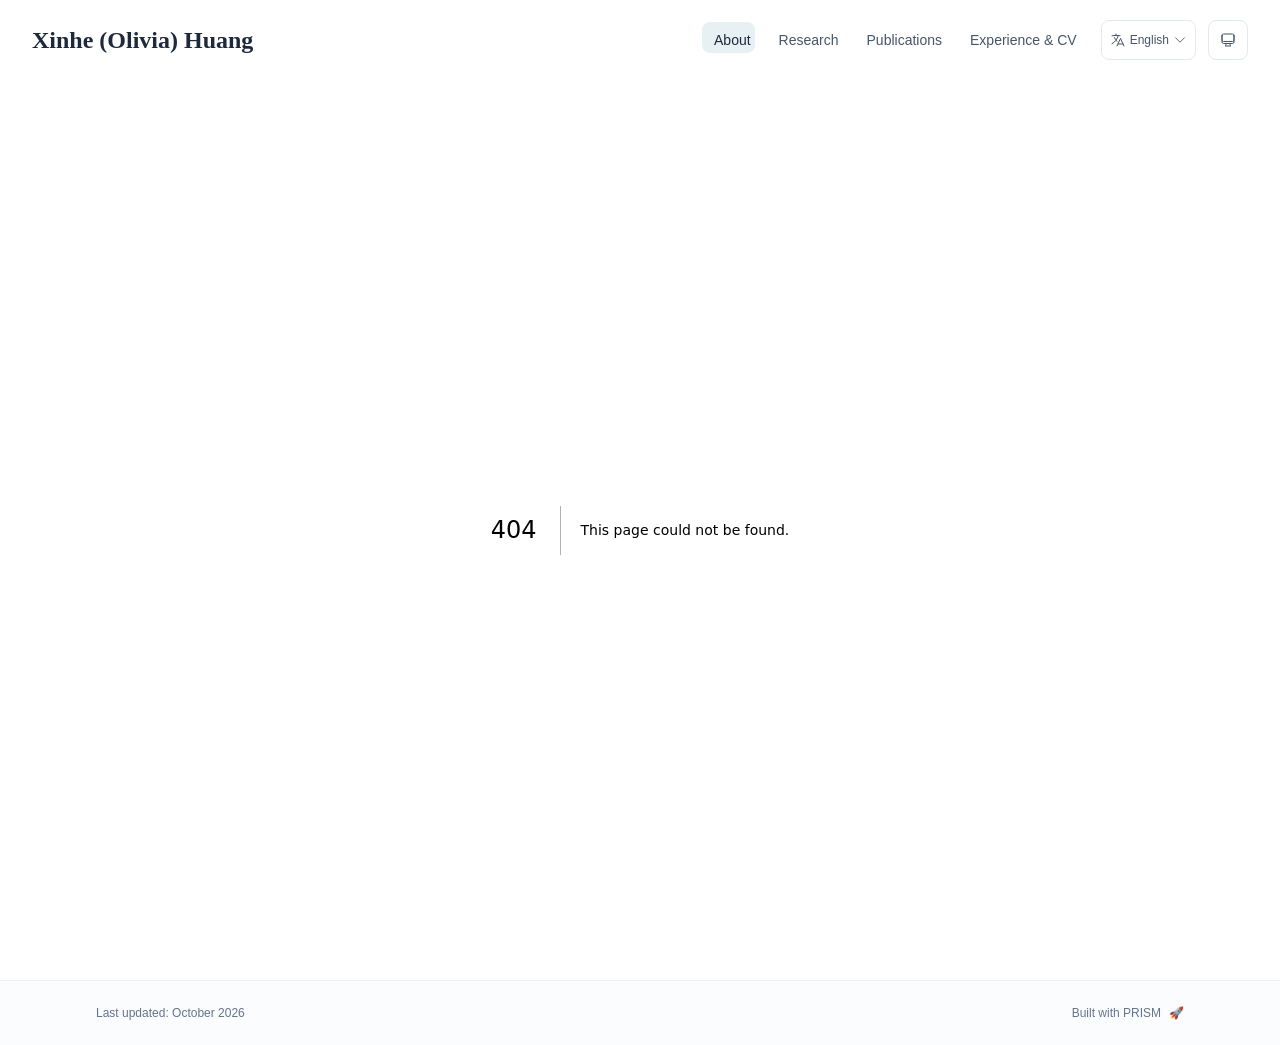
<file: 404/index.html>
<!DOCTYPE html><html lang="en" class="scroll-smooth"><head><meta charSet="utf-8"/><meta name="viewport" content="width=device-width, initial-scale=1"/><link rel="stylesheet" href="/_next/static/css/1561682c2f8420f4.css" data-precedence="next"/><link rel="preload" as="script" fetchPriority="low" href="/_next/static/chunks/webpack-af78f5c2c11af041.js"/><script src="/_next/static/chunks/4bd1b696-70b6d399998de86a.js" async=""></script><script src="/_next/static/chunks/684-5aaa8290a129f299.js" async=""></script><script src="/_next/static/chunks/main-app-de9738d63b603295.js" async=""></script><script src="/_next/static/chunks/461-a9a5d7b05a71d978.js" async=""></script><script src="/_next/static/chunks/874-6cc630662f3664af.js" async=""></script><script src="/_next/static/chunks/291-e39730cc9327e39b.js" async=""></script><script src="/_next/static/chunks/app/layout-9b45e9bda7b70583.js" async=""></script><meta name="robots" content="noindex"/><title>404: This page could not be found.</title><link rel="icon" href="/favicon.svg" type="image/svg+xml"/><link rel="preload" as="font" type="font/woff2" href="https://jialeliu.com/fonts/georgiab.woff2" crossorigin=""/><script>
              try {
                const theme = localStorage.getItem('theme-storage');
                const parsed = theme ? JSON.parse(theme) : null;
                const setting = parsed?.state?.theme || 'system';
                const prefersDark = typeof window !== 'undefined' && window.matchMedia && window.matchMedia('(prefers-color-scheme: dark)').matches;
                const effective = setting === 'dark' ? 'dark' : (setting === 'light' ? 'light' : (prefersDark ? 'dark' : 'light'));
                var root = document.documentElement;
                root.classList.add(effective);
                root.setAttribute('data-theme', effective);
              } catch (e) {
                var root = document.documentElement;
                root.classList.add('light');
                root.setAttribute('data-theme', 'light');
              }
            </script><script>
    try {
      const cfg = {"enabled":true,"locales":["en","zh"],"defaultLocale":"en","mode":"fixed","fixedLocale":"en","persist":true,"switcher":true,"labels":{"en":"English","zh":"中文"}};
      const storageKey = 'locale-storage';
      const normalize = (value) => typeof value === 'string' ? value.trim().replace('_', '-').toLowerCase() : '';
      const matchLocale = (candidate) => {
        const normalized = normalize(candidate);
        if (!normalized) return null;
        if (cfg.locales.includes(normalized)) return normalized;
        const language = normalized.split('-')[0];
        if (cfg.locales.includes(language)) return language;
        return null;
      };

      let resolved = null;

      if (!cfg.enabled) {
        resolved = cfg.defaultLocale;
      } else if (cfg.persist) {
        resolved = matchLocale(localStorage.getItem(storageKey));
      }

      if (!resolved) {
        if (cfg.mode === 'fixed') {
          resolved = cfg.fixedLocale;
        } else {
          resolved = matchLocale(navigator.language);
        }
      }

      if (!resolved) {
        resolved = cfg.defaultLocale;
      }

      const root = document.documentElement;
      root.lang = resolved;
      root.setAttribute('data-locale', resolved);

      if (cfg.persist) {
        localStorage.setItem(storageKey, resolved);
      }
    } catch (e) {
      const root = document.documentElement;
      root.lang = 'en';
      root.setAttribute('data-locale', 'en');
    }
  </script><title>Xinhe (Olivia) Huang</title><meta name="description" content="AI for Biological Discovery and Design"/><meta name="author" content="Xinhe (Olivia) Huang"/><meta name="keywords" content="Xinhe (Olivia) Huang,PhD,Research,Huazhong University of Science and Technology"/><meta name="creator" content="Xinhe (Olivia) Huang"/><meta name="publisher" content="Xinhe (Olivia) Huang"/><meta property="og:title" content="Xinhe (Olivia) Huang"/><meta property="og:description" content="AI for Biological Discovery and Design"/><meta property="og:site_name" content="Xinhe (Olivia) Huang&#x27;s Academic Website"/><meta property="og:locale" content="en_US"/><meta property="og:type" content="website"/><meta name="twitter:card" content="summary"/><meta name="twitter:title" content="Xinhe (Olivia) Huang"/><meta name="twitter:description" content="AI for Biological Discovery and Design"/><link rel="icon" href="/favicon.svg"/><script>document.querySelectorAll('body link[rel="icon"], body link[rel="apple-touch-icon"]').forEach(el => document.head.appendChild(el))</script><script src="/_next/static/chunks/polyfills-42372ed130431b0a.js" noModule=""></script></head><body class="font-sans antialiased"><div style="visibility:hidden"><nav class="fixed top-0 left-0 right-0 z-50" data-headlessui-state=""><div class="transition-all duration-300 ease-out bg-transparent" style="transform:translateY(-100px)"><div class="max-w-7xl mx-auto px-4 sm:px-6 lg:px-8"><div class="flex justify-between items-center h-16 lg:h-20"><div class="flex-shrink-0" tabindex="0"><a class="text-xl lg:text-2xl font-serif font-semibold text-primary hover:text-accent transition-colors duration-200" href="/"><span class="hidden lg:inline">Xinhe (Olivia) Huang</span><span class="lg:hidden text-base">Olivia Huang</span></a></div><div class="hidden lg:block"><div class="ml-10 flex items-center space-x-3"><div class="relative flex items-baseline space-x-1"><a data-nav-href="/#about" class="relative px-3 py-2 text-sm font-medium rounded-lg transition-colors duration-150 text-primary" href="/#about">About</a><a data-nav-href="/#research" class="relative px-3 py-2 text-sm font-medium rounded-lg transition-colors duration-150 text-neutral-600" href="/#research">Research</a><a data-nav-href="/#publications" class="relative px-3 py-2 text-sm font-medium rounded-lg transition-colors duration-150 text-neutral-600" href="/#publications">Publications</a><a data-nav-href="/#cv" class="relative px-3 py-2 text-sm font-medium rounded-lg transition-colors duration-150 text-neutral-600" href="/#cv">Experience &amp; CV</a></div><div class="flex items-center justify-center w-14 h-10 rounded-lg border border-neutral-200 dark:border-[rgba(148,163,184,0.24)] bg-background dark:bg-neutral-800"><div class="w-6 h-4 rounded bg-neutral-300 animate-pulse"></div></div><div class="flex items-center justify-center w-10 h-10 rounded-lg border border-neutral-200 dark:border-[rgba(148,163,184,0.24)] bg-background dark:bg-neutral-800"><div class="w-4 h-4 rounded-full bg-neutral-300 animate-pulse"></div></div></div></div><div class="lg:hidden flex items-center space-x-2"><div class="flex items-center justify-center w-14 h-10 rounded-lg border border-neutral-200 dark:border-[rgba(148,163,184,0.24)] bg-background dark:bg-neutral-800"><div class="w-6 h-4 rounded bg-neutral-300 animate-pulse"></div></div><div class="flex items-center justify-center w-10 h-10 rounded-lg border border-neutral-200 dark:border-[rgba(148,163,184,0.24)] bg-background dark:bg-neutral-800"><div class="w-4 h-4 rounded-full bg-neutral-300 animate-pulse"></div></div><button class="inline-flex items-center justify-center p-2 rounded-md text-neutral-600 hover:text-primary hover:bg-neutral-100 dark:hover:bg-neutral-800 focus:outline-none focus:ring-2 focus:ring-inset focus:ring-accent transition-colors duration-200" id="headlessui-disclosure-button-«R7pdb»" type="button" aria-expanded="false" data-headlessui-state=""><span class="sr-only">Open main menu</span><div><svg xmlns="http://www.w3.org/2000/svg" fill="none" viewBox="0 0 24 24" stroke-width="1.5" stroke="currentColor" aria-hidden="true" data-slot="icon" class="block h-6 w-6"><path stroke-linecap="round" stroke-linejoin="round" d="M3.75 6.75h16.5M3.75 12h16.5m-16.5 5.25h16.5"></path></svg></div></button></div></div></div></div></nav><main class="min-h-screen pt-16 lg:pt-20"><div style="font-family:system-ui,&quot;Segoe UI&quot;,Roboto,Helvetica,Arial,sans-serif,&quot;Apple Color Emoji&quot;,&quot;Segoe UI Emoji&quot;;height:100vh;text-align:center;display:flex;flex-direction:column;align-items:center;justify-content:center"><div><style>body{color:#000;background:#fff;margin:0}.next-error-h1{border-right:1px solid rgba(0,0,0,.3)}@media (prefers-color-scheme:dark){body{color:#fff;background:#000}.next-error-h1{border-right:1px solid rgba(255,255,255,.3)}}</style><h1 class="next-error-h1" style="display:inline-block;margin:0 20px 0 0;padding:0 23px 0 0;font-size:24px;font-weight:500;vertical-align:top;line-height:49px">404</h1><div style="display:inline-block"><h2 style="font-size:14px;font-weight:400;line-height:49px;margin:0">This page could not be found.</h2></div></div></div><!--$--><!--/$--><!--$--><!--/$--></main><footer class="border-t border-neutral-200/50 bg-neutral-50/50 dark:bg-neutral-900/50 dark:border-neutral-700/50"><div class="max-w-6xl mx-auto px-4 sm:px-6 lg:px-8 py-6"><div class="flex flex-col sm:flex-row justify-between items-center gap-2"><p class="text-xs text-neutral-500">Last updated<!-- -->: <!-- -->October 2026</p><p class="text-xs text-neutral-500 flex items-center"><a href="https://github.com/xyjoey/PRISM" target="_blank" rel="noopener noreferrer">Built with PRISM</a><span class="ml-2">🚀</span></p></div></div></footer></div><script src="/_next/static/chunks/webpack-af78f5c2c11af041.js" async=""></script><script>(self.__next_f=self.__next_f||[]).push([0])</script><script>self.__next_f.push([1,"1:\"$Sreact.fragment\"\n3:I[3719,[\"461\",\"static/chunks/461-a9a5d7b05a71d978.js\",\"874\",\"static/chunks/874-6cc630662f3664af.js\",\"291\",\"static/chunks/291-e39730cc9327e39b.js\",\"177\",\"static/chunks/app/layout-9b45e9bda7b70583.js\"],\"ThemeProvider\"]\n4:I[310,[\"461\",\"static/chunks/461-a9a5d7b05a71d978.js\",\"874\",\"static/chunks/874-6cc630662f3664af.js\",\"291\",\"static/chunks/291-e39730cc9327e39b.js\",\"177\",\"static/chunks/app/layout-9b45e9bda7b70583.js\"],\"LocaleProvider\"]\n5:I[4574,[\"461\",\"static/chunks/461-a9a5d7b05a71d978.js\",\"874\",\"static/chunks/874-6cc630662f3664af.js\",\"291\",\"static/chunks/291-e39730cc9327e39b.js\",\"177\",\"static/chunks/app/layout-9b45e9bda7b70583.js\"],\"default\"]\n6:I[7555,[],\"\"]\n7:I[1295,[],\"\"]\n8:I[2548,[\"461\",\"static/chunks/461-a9a5d7b05a71d978.js\",\"874\",\"static/chunks/874-6cc630662f3664af.js\",\"291\",\"static/chunks/291-e39730cc9327e39b.js\",\"177\",\"static/chunks/app/layout-9b45e9bda7b70583.js\"],\"default\"]\n9:I[9665,[],\"MetadataBoundary\"]\nb:I[9665,[],\"OutletBoundary\"]\ne:I[4911,[],\"AsyncMetadataOutlet\"]\n10:I[9665,[],\"ViewportBoundary\"]\n12:I[6614,[],\"\"]\n:HL[\"/_next/static/css/1561682c2f8420f4.css\",\"style\"]\n2:T5d8,\n    try {\n      const cfg = {\"enabled\":true,\"locales\":[\"en\",\"zh\"],\"defaultLocale\":\"en\",\"mode\":\"fixed\",\"fixedLocale\":\"en\",\"persist\":true,\"switcher\":true,\"labels\":{\"en\":\"English\",\"zh\":\"中文\"}};\n      const storageKey = 'locale-storage';\n      const normalize = (value) =\u003e typeof value === 'string' ? value.trim().replace('_', '-').toLowerCase() : '';\n      const matchLocale = (candidate) =\u003e {\n        const normalized = normalize(candidate);\n        if (!normalized) return null;\n        if (cfg.locales.includes(normalized)) return normalized;\n        const language = normalized.split('-')[0];\n        if (cfg.locales.includes(language)) return language;\n        return null;\n      };\n\n      let resolved = null;\n\n      if (!cfg.enabled) {\n        resolved = cfg.defaultLocale;\n      } else if (cfg.persist) {\n        resolved = matchLocale(localStorage.getItem(storageKey));\n      }\n\n      if (!resolved) {\n        if "])</script><script>self.__next_f.push([1,"(cfg.mode === 'fixed') {\n          resolved = cfg.fixedLocale;\n        } else {\n          resolved = matchLocale(navigator.language);\n        }\n      }\n\n      if (!resolved) {\n        resolved = cfg.defaultLocale;\n      }\n\n      const root = document.documentElement;\n      root.lang = resolved;\n      root.setAttribute('data-locale', resolved);\n\n      if (cfg.persist) {\n        localStorage.setItem(storageKey, resolved);\n      }\n    } catch (e) {\n      const root = document.documentElement;\n      root.lang = 'en';\n      root.setAttribute('data-locale', 'en');\n    }\n  "])</script><script>self.__next_f.push([1,"0:{\"P\":null,\"b\":\"TyVIW6QQWMd9dyHeScb7V\",\"p\":\"\",\"c\":[\"\",\"_not-found\",\"\"],\"i\":false,\"f\":[[[\"\",{\"children\":[\"/_not-found\",{\"children\":[\"__PAGE__\",{}]}]},\"$undefined\",\"$undefined\",true],[\"\",[\"$\",\"$1\",\"c\",{\"children\":[[[\"$\",\"link\",\"0\",{\"rel\":\"stylesheet\",\"href\":\"/_next/static/css/1561682c2f8420f4.css\",\"precedence\":\"next\",\"crossOrigin\":\"$undefined\",\"nonce\":\"$undefined\"}]],[\"$\",\"html\",null,{\"lang\":\"en\",\"className\":\"scroll-smooth\",\"suppressHydrationWarning\":true,\"children\":[[\"$\",\"head\",null,{\"children\":[[\"$\",\"link\",null,{\"rel\":\"icon\",\"href\":\"/favicon.svg\",\"type\":\"image/svg+xml\"}],[\"$\",\"link\",null,{\"rel\":\"preload\",\"as\":\"font\",\"type\":\"font/woff2\",\"href\":\"https://jialeliu.com/fonts/georgiab.woff2\",\"crossOrigin\":\"\"}],[\"$\",\"script\",null,{\"dangerouslySetInnerHTML\":{\"__html\":\"\\n              try {\\n                const theme = localStorage.getItem('theme-storage');\\n                const parsed = theme ? JSON.parse(theme) : null;\\n                const setting = parsed?.state?.theme || 'system';\\n                const prefersDark = typeof window !== 'undefined' \u0026\u0026 window.matchMedia \u0026\u0026 window.matchMedia('(prefers-color-scheme: dark)').matches;\\n                const effective = setting === 'dark' ? 'dark' : (setting === 'light' ? 'light' : (prefersDark ? 'dark' : 'light'));\\n                var root = document.documentElement;\\n                root.classList.add(effective);\\n                root.setAttribute('data-theme', effective);\\n              } catch (e) {\\n                var root = document.documentElement;\\n                root.classList.add('light');\\n                root.setAttribute('data-theme', 'light');\\n              }\\n            \"}}],[\"$\",\"script\",null,{\"dangerouslySetInnerHTML\":{\"__html\":\"$2\"}}]]}],[\"$\",\"body\",null,{\"className\":\"font-sans antialiased\",\"children\":[\"$\",\"$L3\",null,{\"children\":[\"$\",\"$L4\",null,{\"config\":{\"enabled\":true,\"locales\":[\"en\",\"zh\"],\"defaultLocale\":\"en\",\"mode\":\"fixed\",\"fixedLocale\":\"en\",\"persist\":true,\"switcher\":true,\"labels\":{\"en\":\"English\",\"zh\":\"中文\"}},\"children\":[[\"$\",\"$L5\",null,{\"items\":[{\"title\":\"About\",\"type\":\"page\",\"target\":\"about\",\"href\":\"/\"},{\"title\":\"Research\",\"type\":\"page\",\"target\":\"research\",\"href\":\"/research\"},{\"title\":\"Publications\",\"type\":\"page\",\"target\":\"publications\",\"href\":\"/publications\"},{\"title\":\"Experience \u0026 CV\",\"type\":\"page\",\"target\":\"cv\",\"href\":\"/cv\"}],\"siteTitle\":\"Xinhe (Olivia) Huang\",\"enableOnePageMode\":true,\"i18n\":\"$0:f:0:1:1:props:children:1:props:children:1:props:children:props:children:props:config\",\"itemsByLocale\":{\"en\":[{\"title\":\"About\",\"type\":\"page\",\"target\":\"about\",\"href\":\"/\"},{\"title\":\"Research\",\"type\":\"page\",\"target\":\"research\",\"href\":\"/research\"},{\"title\":\"Publications\",\"type\":\"page\",\"target\":\"publications\",\"href\":\"/publications\"},{\"title\":\"Experience \u0026 CV\",\"type\":\"page\",\"target\":\"cv\",\"href\":\"/cv\"}],\"zh\":[{\"title\":\"个人介绍\",\"type\":\"page\",\"target\":\"about\",\"href\":\"/\"},{\"title\":\"研究项目\",\"type\":\"page\",\"target\":\"research\",\"href\":\"/research\"},{\"title\":\"论文\",\"type\":\"page\",\"target\":\"publications\",\"href\":\"/publications\"},{\"title\":\"经历与简历\",\"type\":\"page\",\"target\":\"cv\",\"href\":\"/cv\"}]},\"siteTitleByLocale\":{\"en\":\"Xinhe (Olivia) Huang\",\"zh\":\"黄新荷\"}}],[\"$\",\"main\",null,{\"className\":\"min-h-screen pt-16 lg:pt-20\",\"children\":[\"$\",\"$L6\",null,{\"parallelRouterKey\":\"children\",\"error\":\"$undefined\",\"errorStyles\":\"$undefined\",\"errorScripts\":\"$undefined\",\"template\":[\"$\",\"$L7\",null,{}],\"templateStyles\":\"$undefined\",\"templateScripts\":\"$undefined\",\"notFound\":[[[\"$\",\"title\",null,{\"children\":\"404: This page could not be found.\"}],[\"$\",\"div\",null,{\"style\":{\"fontFamily\":\"system-ui,\\\"Segoe UI\\\",Roboto,Helvetica,Arial,sans-serif,\\\"Apple Color Emoji\\\",\\\"Segoe UI Emoji\\\"\",\"height\":\"100vh\",\"textAlign\":\"center\",\"display\":\"flex\",\"flexDirection\":\"column\",\"alignItems\":\"center\",\"justifyContent\":\"center\"},\"children\":[\"$\",\"div\",null,{\"children\":[[\"$\",\"style\",null,{\"dangerouslySetInnerHTML\":{\"__html\":\"body{color:#000;background:#fff;margin:0}.next-error-h1{border-right:1px solid rgba(0,0,0,.3)}@media (prefers-color-scheme:dark){body{color:#fff;background:#000}.next-error-h1{border-right:1px solid rgba(255,255,255,.3)}}\"}}],[\"$\",\"h1\",null,{\"className\":\"next-error-h1\",\"style\":{\"display\":\"inline-block\",\"margin\":\"0 20px 0 0\",\"padding\":\"0 23px 0 0\",\"fontSize\":24,\"fontWeight\":500,\"verticalAlign\":\"top\",\"lineHeight\":\"49px\"},\"children\":404}],[\"$\",\"div\",null,{\"style\":{\"display\":\"inline-block\"},\"children\":[\"$\",\"h2\",null,{\"style\":{\"fontSize\":14,\"fontWeight\":400,\"lineHeight\":\"49px\",\"margin\":0},\"children\":\"This page could not be found.\"}]}]]}]}]],[]],\"forbidden\":\"$undefined\",\"unauthorized\":\"$undefined\"}]}],[\"$\",\"$L8\",null,{\"lastUpdated\":\"October 2026\",\"lastUpdatedByLocale\":{\"en\":\"October 2026\",\"zh\":\"2026 年 10 月\"},\"defaultLocale\":\"en\"}]]}]}]}]]}]]}],{\"children\":[\"/_not-found\",[\"$\",\"$1\",\"c\",{\"children\":[null,[\"$\",\"$L6\",null,{\"parallelRouterKey\":\"children\",\"error\":\"$undefined\",\"errorStyles\":\"$undefined\",\"errorScripts\":\"$undefined\",\"template\":[\"$\",\"$L7\",null,{}],\"templateStyles\":\"$undefined\",\"templateScripts\":\"$undefined\",\"notFound\":\"$undefined\",\"forbidden\":\"$undefined\",\"unauthorized\":\"$undefined\"}]]}],{\"children\":[\"__PAGE__\",[\"$\",\"$1\",\"c\",{\"children\":[[[\"$\",\"title\",null,{\"children\":\"404: This page could not be found.\"}],[\"$\",\"div\",null,{\"style\":\"$0:f:0:1:1:props:children:1:props:children:1:props:children:props:children:props:children:1:props:children:props:notFound:0:1:props:style\",\"children\":[\"$\",\"div\",null,{\"children\":[[\"$\",\"style\",null,{\"dangerouslySetInnerHTML\":{\"__html\":\"body{color:#000;background:#fff;margin:0}.next-error-h1{border-right:1px solid rgba(0,0,0,.3)}@media (prefers-color-scheme:dark){body{color:#fff;background:#000}.next-error-h1{border-right:1px solid rgba(255,255,255,.3)}}\"}}],[\"$\",\"h1\",null,{\"className\":\"next-error-h1\",\"style\":\"$0:f:0:1:1:props:children:1:props:children:1:props:children:props:children:props:children:1:props:children:props:notFound:0:1:props:children:props:children:1:props:style\",\"children\":404}],[\"$\",\"div\",null,{\"style\":\"$0:f:0:1:1:props:children:1:props:children:1:props:children:props:children:props:children:1:props:children:props:notFound:0:1:props:children:props:children:2:props:style\",\"children\":[\"$\",\"h2\",null,{\"style\":\"$0:f:0:1:1:props:children:1:props:children:1:props:children:props:children:props:children:1:props:children:props:notFound:0:1:props:children:props:children:2:props:children:props:style\",\"children\":\"This page could not be found.\"}]}]]}]}]],[\"$\",\"$L9\",null,{\"children\":\"$La\"}],null,[\"$\",\"$Lb\",null,{\"children\":[\"$Lc\",\"$Ld\",[\"$\",\"$Le\",null,{\"promise\":\"$@f\"}]]}]]}],{},null,false]},null,false]},null,false],[\"$\",\"$1\",\"h\",{\"children\":[[\"$\",\"meta\",null,{\"name\":\"robots\",\"content\":\"noindex\"}],[\"$\",\"$1\",\"sh0s0Z3QCLwLGXPQFyWqS\",{\"children\":[[\"$\",\"$L10\",null,{\"children\":\"$L11\"}],null]}],null]}],false]],\"m\":\"$undefined\",\"G\":[\"$12\",\"$undefined\"],\"s\":false,\"S\":true}\n"])</script><script>self.__next_f.push([1,"13:\"$Sreact.suspense\"\n14:I[4911,[],\"AsyncMetadata\"]\na:[\"$\",\"$13\",null,{\"fallback\":null,\"children\":[\"$\",\"$L14\",null,{\"promise\":\"$@15\"}]}]\n"])</script><script>self.__next_f.push([1,"d:null\n"])</script><script>self.__next_f.push([1,"11:[[\"$\",\"meta\",\"0\",{\"charSet\":\"utf-8\"}],[\"$\",\"meta\",\"1\",{\"name\":\"viewport\",\"content\":\"width=device-width, initial-scale=1\"}]]\nc:null\n"])</script><script>self.__next_f.push([1,"15:{\"metadata\":[[\"$\",\"title\",\"0\",{\"children\":\"Xinhe (Olivia) Huang\"}],[\"$\",\"meta\",\"1\",{\"name\":\"description\",\"content\":\"AI for Biological Discovery and Design\"}],[\"$\",\"meta\",\"2\",{\"name\":\"author\",\"content\":\"Xinhe (Olivia) Huang\"}],[\"$\",\"meta\",\"3\",{\"name\":\"keywords\",\"content\":\"Xinhe (Olivia) Huang,PhD,Research,Huazhong University of Science and Technology\"}],[\"$\",\"meta\",\"4\",{\"name\":\"creator\",\"content\":\"Xinhe (Olivia) Huang\"}],[\"$\",\"meta\",\"5\",{\"name\":\"publisher\",\"content\":\"Xinhe (Olivia) Huang\"}],[\"$\",\"meta\",\"6\",{\"property\":\"og:title\",\"content\":\"Xinhe (Olivia) Huang\"}],[\"$\",\"meta\",\"7\",{\"property\":\"og:description\",\"content\":\"AI for Biological Discovery and Design\"}],[\"$\",\"meta\",\"8\",{\"property\":\"og:site_name\",\"content\":\"Xinhe (Olivia) Huang's Academic Website\"}],[\"$\",\"meta\",\"9\",{\"property\":\"og:locale\",\"content\":\"en_US\"}],[\"$\",\"meta\",\"10\",{\"property\":\"og:type\",\"content\":\"website\"}],[\"$\",\"meta\",\"11\",{\"name\":\"twitter:card\",\"content\":\"summary\"}],[\"$\",\"meta\",\"12\",{\"name\":\"twitter:title\",\"content\":\"Xinhe (Olivia) Huang\"}],[\"$\",\"meta\",\"13\",{\"name\":\"twitter:description\",\"content\":\"AI for Biological Discovery and Design\"}],[\"$\",\"link\",\"14\",{\"rel\":\"icon\",\"href\":\"/favicon.svg\"}]],\"error\":null,\"digest\":\"$undefined\"}\nf:{\"metadata\":\"$15:metadata\",\"error\":null,\"digest\":\"$undefined\"}\n"])</script></body></html>
</file>
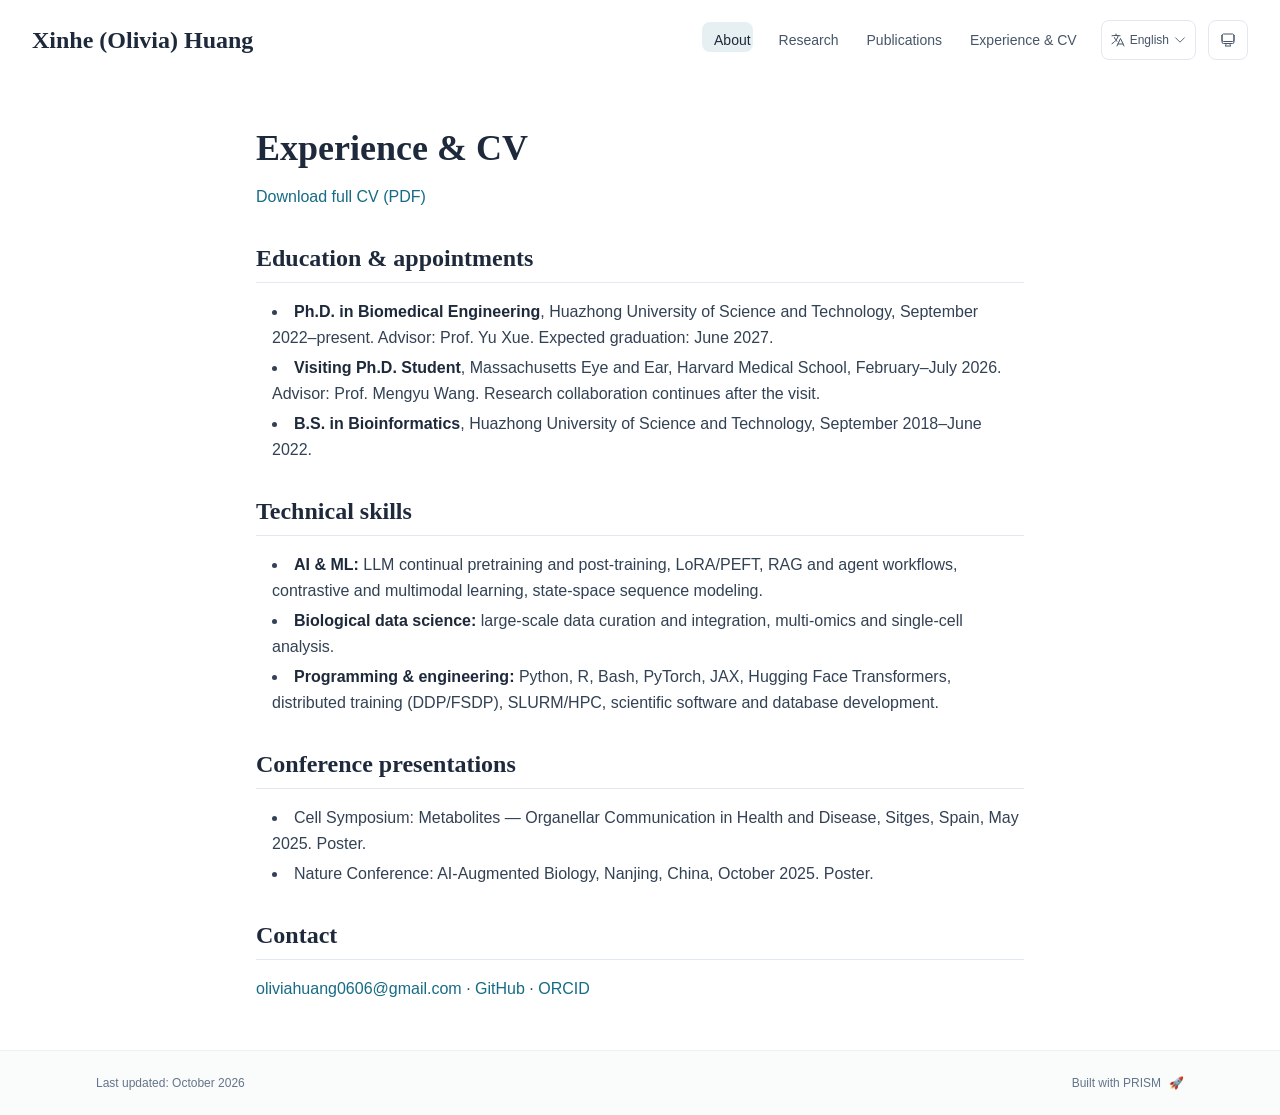
<file: cv/index.html>
<!DOCTYPE html><html lang="en" class="scroll-smooth"><head><meta charSet="utf-8"/><meta name="viewport" content="width=device-width, initial-scale=1"/><link rel="stylesheet" href="/_next/static/css/1561682c2f8420f4.css" data-precedence="next"/><link rel="preload" as="script" fetchPriority="low" href="/_next/static/chunks/webpack-af78f5c2c11af041.js"/><script src="/_next/static/chunks/4bd1b696-70b6d399998de86a.js" async=""></script><script src="/_next/static/chunks/684-5aaa8290a129f299.js" async=""></script><script src="/_next/static/chunks/main-app-de9738d63b603295.js" async=""></script><script src="/_next/static/chunks/461-a9a5d7b05a71d978.js" async=""></script><script src="/_next/static/chunks/874-6cc630662f3664af.js" async=""></script><script src="/_next/static/chunks/291-e39730cc9327e39b.js" async=""></script><script src="/_next/static/chunks/app/layout-9b45e9bda7b70583.js" async=""></script><script src="/_next/static/chunks/178-595a94b9af1e67b5.js" async=""></script><script src="/_next/static/chunks/748-84df502d24ed20fb.js" async=""></script><script src="/_next/static/chunks/app/%5Bslug%5D/page-bf73561148e5ec7e.js" async=""></script><link rel="icon" href="/favicon.svg" type="image/svg+xml"/><link rel="preload" as="font" type="font/woff2" href="https://jialeliu.com/fonts/georgiab.woff2" crossorigin=""/><script>
              try {
                const theme = localStorage.getItem('theme-storage');
                const parsed = theme ? JSON.parse(theme) : null;
                const setting = parsed?.state?.theme || 'system';
                const prefersDark = typeof window !== 'undefined' && window.matchMedia && window.matchMedia('(prefers-color-scheme: dark)').matches;
                const effective = setting === 'dark' ? 'dark' : (setting === 'light' ? 'light' : (prefersDark ? 'dark' : 'light'));
                var root = document.documentElement;
                root.classList.add(effective);
                root.setAttribute('data-theme', effective);
              } catch (e) {
                var root = document.documentElement;
                root.classList.add('light');
                root.setAttribute('data-theme', 'light');
              }
            </script><script>
    try {
      const cfg = {"enabled":true,"locales":["en","zh"],"defaultLocale":"en","mode":"fixed","fixedLocale":"en","persist":true,"switcher":true,"labels":{"en":"English","zh":"中文"}};
      const storageKey = 'locale-storage';
      const normalize = (value) => typeof value === 'string' ? value.trim().replace('_', '-').toLowerCase() : '';
      const matchLocale = (candidate) => {
        const normalized = normalize(candidate);
        if (!normalized) return null;
        if (cfg.locales.includes(normalized)) return normalized;
        const language = normalized.split('-')[0];
        if (cfg.locales.includes(language)) return language;
        return null;
      };

      let resolved = null;

      if (!cfg.enabled) {
        resolved = cfg.defaultLocale;
      } else if (cfg.persist) {
        resolved = matchLocale(localStorage.getItem(storageKey));
      }

      if (!resolved) {
        if (cfg.mode === 'fixed') {
          resolved = cfg.fixedLocale;
        } else {
          resolved = matchLocale(navigator.language);
        }
      }

      if (!resolved) {
        resolved = cfg.defaultLocale;
      }

      const root = document.documentElement;
      root.lang = resolved;
      root.setAttribute('data-locale', resolved);

      if (cfg.persist) {
        localStorage.setItem(storageKey, resolved);
      }
    } catch (e) {
      const root = document.documentElement;
      root.lang = 'en';
      root.setAttribute('data-locale', 'en');
    }
  </script><title>Experience &amp; CV | Xinhe (Olivia) Huang</title><meta name="author" content="Xinhe (Olivia) Huang"/><meta name="keywords" content="Xinhe (Olivia) Huang,PhD,Research,Huazhong University of Science and Technology"/><meta name="creator" content="Xinhe (Olivia) Huang"/><meta name="publisher" content="Xinhe (Olivia) Huang"/><meta property="og:title" content="Xinhe (Olivia) Huang"/><meta property="og:description" content="AI for Biological Discovery and Design"/><meta property="og:site_name" content="Xinhe (Olivia) Huang&#x27;s Academic Website"/><meta property="og:locale" content="en_US"/><meta property="og:type" content="website"/><meta name="twitter:card" content="summary"/><meta name="twitter:title" content="Xinhe (Olivia) Huang"/><meta name="twitter:description" content="AI for Biological Discovery and Design"/><link rel="icon" href="/favicon.svg"/><script>document.querySelectorAll('body link[rel="icon"], body link[rel="apple-touch-icon"]').forEach(el => document.head.appendChild(el))</script><script src="/_next/static/chunks/polyfills-42372ed130431b0a.js" noModule=""></script></head><body class="font-sans antialiased"><div style="visibility:hidden"><nav class="fixed top-0 left-0 right-0 z-50" data-headlessui-state=""><div class="transition-all duration-300 ease-out bg-transparent" style="transform:translateY(-100px)"><div class="max-w-7xl mx-auto px-4 sm:px-6 lg:px-8"><div class="flex justify-between items-center h-16 lg:h-20"><div class="flex-shrink-0" tabindex="0"><a class="text-xl lg:text-2xl font-serif font-semibold text-primary hover:text-accent transition-colors duration-200" href="/"><span class="hidden lg:inline">Xinhe (Olivia) Huang</span><span class="lg:hidden text-base">Olivia Huang</span></a></div><div class="hidden lg:block"><div class="ml-10 flex items-center space-x-3"><div class="relative flex items-baseline space-x-1"><a data-nav-href="/#about" class="relative px-3 py-2 text-sm font-medium rounded-lg transition-colors duration-150 text-primary" href="/#about">About</a><a data-nav-href="/#research" class="relative px-3 py-2 text-sm font-medium rounded-lg transition-colors duration-150 text-neutral-600" href="/#research">Research</a><a data-nav-href="/#publications" class="relative px-3 py-2 text-sm font-medium rounded-lg transition-colors duration-150 text-neutral-600" href="/#publications">Publications</a><a data-nav-href="/#cv" class="relative px-3 py-2 text-sm font-medium rounded-lg transition-colors duration-150 text-neutral-600" href="/#cv">Experience &amp; CV</a></div><div class="flex items-center justify-center w-14 h-10 rounded-lg border border-neutral-200 dark:border-[rgba(148,163,184,0.24)] bg-background dark:bg-neutral-800"><div class="w-6 h-4 rounded bg-neutral-300 animate-pulse"></div></div><div class="flex items-center justify-center w-10 h-10 rounded-lg border border-neutral-200 dark:border-[rgba(148,163,184,0.24)] bg-background dark:bg-neutral-800"><div class="w-4 h-4 rounded-full bg-neutral-300 animate-pulse"></div></div></div></div><div class="lg:hidden flex items-center space-x-2"><div class="flex items-center justify-center w-14 h-10 rounded-lg border border-neutral-200 dark:border-[rgba(148,163,184,0.24)] bg-background dark:bg-neutral-800"><div class="w-6 h-4 rounded bg-neutral-300 animate-pulse"></div></div><div class="flex items-center justify-center w-10 h-10 rounded-lg border border-neutral-200 dark:border-[rgba(148,163,184,0.24)] bg-background dark:bg-neutral-800"><div class="w-4 h-4 rounded-full bg-neutral-300 animate-pulse"></div></div><button class="inline-flex items-center justify-center p-2 rounded-md text-neutral-600 hover:text-primary hover:bg-neutral-100 dark:hover:bg-neutral-800 focus:outline-none focus:ring-2 focus:ring-inset focus:ring-accent transition-colors duration-200" id="headlessui-disclosure-button-«R7pdb»" type="button" aria-expanded="false" data-headlessui-state=""><span class="sr-only">Open main menu</span><div><svg xmlns="http://www.w3.org/2000/svg" fill="none" viewBox="0 0 24 24" stroke-width="1.5" stroke="currentColor" aria-hidden="true" data-slot="icon" class="block h-6 w-6"><path stroke-linecap="round" stroke-linejoin="round" d="M3.75 6.75h16.5M3.75 12h16.5m-16.5 5.25h16.5"></path></svg></div></button></div></div></div></div></nav><main class="min-h-screen pt-16 lg:pt-20"><div class="max-w-4xl mx-auto px-4 sm:px-6 lg:px-8 py-12"><div class="max-w-3xl mx-auto" style="opacity:0;transform:translateY(20px)"><h1 class="text-4xl font-serif font-bold text-primary mb-4">Experience &amp; CV</h1><div class="text-neutral-700 dark:text-neutral-600 leading-relaxed"><p class="mb-4 last:mb-0"><a href="/Olivia_Huang_CV.pdf" node="[object Object]" target="_blank" rel="noopener noreferrer" class="text-accent font-medium transition-all duration-200 rounded hover:bg-accent/10 hover:shadow-sm">Download full CV (PDF)</a></p>
<h2 class="text-2xl font-serif font-bold text-primary mt-8 mb-4 border-b border-neutral-200 dark:border-neutral-800 pb-2">Education &amp; appointments</h2>
<ul class="list-disc list-inside mb-4 space-y-1 ml-4">
<li class="mb-1"><strong class="font-semibold text-primary">Ph.D. in Biomedical Engineering</strong>, Huazhong University of Science and Technology, September 2022–present. Advisor: Prof. Yu Xue. Expected graduation: June 2027.</li>
<li class="mb-1"><strong class="font-semibold text-primary">Visiting Ph.D. Student</strong>, Massachusetts Eye and Ear, Harvard Medical School, February–July 2026. Advisor: Prof. Mengyu Wang. Research collaboration continues after the visit.</li>
<li class="mb-1"><strong class="font-semibold text-primary">B.S. in Bioinformatics</strong>, Huazhong University of Science and Technology, September 2018–June 2022.</li>
</ul>
<h2 class="text-2xl font-serif font-bold text-primary mt-8 mb-4 border-b border-neutral-200 dark:border-neutral-800 pb-2">Technical skills</h2>
<ul class="list-disc list-inside mb-4 space-y-1 ml-4">
<li class="mb-1"><strong class="font-semibold text-primary">AI &amp; ML:</strong> LLM continual pretraining and post-training, LoRA/PEFT, RAG and agent workflows, contrastive and multimodal learning, state-space sequence modeling.</li>
<li class="mb-1"><strong class="font-semibold text-primary">Biological data science:</strong> large-scale data curation and integration, multi-omics and single-cell analysis.</li>
<li class="mb-1"><strong class="font-semibold text-primary">Programming &amp; engineering:</strong> Python, R, Bash, PyTorch, JAX, Hugging Face Transformers, distributed training (DDP/FSDP), SLURM/HPC, scientific software and database development.</li>
</ul>
<h2 class="text-2xl font-serif font-bold text-primary mt-8 mb-4 border-b border-neutral-200 dark:border-neutral-800 pb-2">Conference presentations</h2>
<ul class="list-disc list-inside mb-4 space-y-1 ml-4">
<li class="mb-1">Cell Symposium: Metabolites — Organellar Communication in Health and Disease, Sitges, Spain, May 2025. Poster.</li>
<li class="mb-1">Nature Conference: AI-Augmented Biology, Nanjing, China, October 2025. Poster.</li>
</ul>
<h2 class="text-2xl font-serif font-bold text-primary mt-8 mb-4 border-b border-neutral-200 dark:border-neutral-800 pb-2">Contact</h2>
<p class="mb-4 last:mb-0"><a href="mailto:oliviahuang0606@gmail.com" node="[object Object]" target="_blank" rel="noopener noreferrer" class="text-accent font-medium transition-all duration-200 rounded hover:bg-accent/10 hover:shadow-sm">oliviahuang0606@gmail.com</a> · <a href="https://github.com/biocuckooHXH" node="[object Object]" target="_blank" rel="noopener noreferrer" class="text-accent font-medium transition-all duration-200 rounded hover:bg-accent/10 hover:shadow-sm">GitHub</a> · <a href="https://orcid.org/0009-0009-2138-1037" node="[object Object]" target="_blank" rel="noopener noreferrer" class="text-accent font-medium transition-all duration-200 rounded hover:bg-accent/10 hover:shadow-sm">ORCID</a></p></div></div></div><!--$--><!--/$--><!--$--><!--/$--></main><footer class="border-t border-neutral-200/50 bg-neutral-50/50 dark:bg-neutral-900/50 dark:border-neutral-700/50"><div class="max-w-6xl mx-auto px-4 sm:px-6 lg:px-8 py-6"><div class="flex flex-col sm:flex-row justify-between items-center gap-2"><p class="text-xs text-neutral-500">Last updated<!-- -->: <!-- -->October 2026</p><p class="text-xs text-neutral-500 flex items-center"><a href="https://github.com/xyjoey/PRISM" target="_blank" rel="noopener noreferrer">Built with PRISM</a><span class="ml-2">🚀</span></p></div></div></footer></div><script src="/_next/static/chunks/webpack-af78f5c2c11af041.js" async=""></script><script>(self.__next_f=self.__next_f||[]).push([0])</script><script>self.__next_f.push([1,"1:\"$Sreact.fragment\"\n3:I[3719,[\"461\",\"static/chunks/461-a9a5d7b05a71d978.js\",\"874\",\"static/chunks/874-6cc630662f3664af.js\",\"291\",\"static/chunks/291-e39730cc9327e39b.js\",\"177\",\"static/chunks/app/layout-9b45e9bda7b70583.js\"],\"ThemeProvider\"]\n4:I[310,[\"461\",\"static/chunks/461-a9a5d7b05a71d978.js\",\"874\",\"static/chunks/874-6cc630662f3664af.js\",\"291\",\"static/chunks/291-e39730cc9327e39b.js\",\"177\",\"static/chunks/app/layout-9b45e9bda7b70583.js\"],\"LocaleProvider\"]\n5:I[4574,[\"461\",\"static/chunks/461-a9a5d7b05a71d978.js\",\"874\",\"static/chunks/874-6cc630662f3664af.js\",\"291\",\"static/chunks/291-e39730cc9327e39b.js\",\"177\",\"static/chunks/app/layout-9b45e9bda7b70583.js\"],\"default\"]\n6:I[7555,[],\"\"]\n7:I[1295,[],\"\"]\n8:I[2548,[\"461\",\"static/chunks/461-a9a5d7b05a71d978.js\",\"874\",\"static/chunks/874-6cc630662f3664af.js\",\"291\",\"static/chunks/291-e39730cc9327e39b.js\",\"177\",\"static/chunks/app/layout-9b45e9bda7b70583.js\"],\"default\"]\na:I[9665,[],\"MetadataBoundary\"]\nc:I[9665,[],\"OutletBoundary\"]\nf:I[4911,[],\"AsyncMetadataOutlet\"]\n11:I[9665,[],\"ViewportBoundary\"]\n13:I[6614,[],\"\"]\n:HL[\"/_next/static/css/1561682c2f8420f4.css\",\"style\"]\n2:T5d8,\n    try {\n      const cfg = {\"enabled\":true,\"locales\":[\"en\",\"zh\"],\"defaultLocale\":\"en\",\"mode\":\"fixed\",\"fixedLocale\":\"en\",\"persist\":true,\"switcher\":true,\"labels\":{\"en\":\"English\",\"zh\":\"中文\"}};\n      const storageKey = 'locale-storage';\n      const normalize = (value) =\u003e typeof value === 'string' ? value.trim().replace('_', '-').toLowerCase() : '';\n      const matchLocale = (candidate) =\u003e {\n        const normalized = normalize(candidate);\n        if (!normalized) return null;\n        if (cfg.locales.includes(normalized)) return normalized;\n        const language = normalized.split('-')[0];\n        if (cfg.locales.includes(language)) return language;\n        return null;\n      };\n\n      let resolved = null;\n\n      if (!cfg.enabled) {\n        resolved = cfg.defaultLocale;\n      } else if (cfg.persist) {\n        resolved = matchLocale(localStorage.getItem(storageKey));\n      }\n\n      if (!resolved) {\n        if "])</script><script>self.__next_f.push([1,"(cfg.mode === 'fixed') {\n          resolved = cfg.fixedLocale;\n        } else {\n          resolved = matchLocale(navigator.language);\n        }\n      }\n\n      if (!resolved) {\n        resolved = cfg.defaultLocale;\n      }\n\n      const root = document.documentElement;\n      root.lang = resolved;\n      root.setAttribute('data-locale', resolved);\n\n      if (cfg.persist) {\n        localStorage.setItem(storageKey, resolved);\n      }\n    } catch (e) {\n      const root = document.documentElement;\n      root.lang = 'en';\n      root.setAttribute('data-locale', 'en');\n    }\n  "])</script><script>self.__next_f.push([1,"0:{\"P\":null,\"b\":\"TyVIW6QQWMd9dyHeScb7V\",\"p\":\"\",\"c\":[\"\",\"cv\",\"\"],\"i\":false,\"f\":[[[\"\",{\"children\":[[\"slug\",\"cv\",\"d\"],{\"children\":[\"__PAGE__\",{}]}]},\"$undefined\",\"$undefined\",true],[\"\",[\"$\",\"$1\",\"c\",{\"children\":[[[\"$\",\"link\",\"0\",{\"rel\":\"stylesheet\",\"href\":\"/_next/static/css/1561682c2f8420f4.css\",\"precedence\":\"next\",\"crossOrigin\":\"$undefined\",\"nonce\":\"$undefined\"}]],[\"$\",\"html\",null,{\"lang\":\"en\",\"className\":\"scroll-smooth\",\"suppressHydrationWarning\":true,\"children\":[[\"$\",\"head\",null,{\"children\":[[\"$\",\"link\",null,{\"rel\":\"icon\",\"href\":\"/favicon.svg\",\"type\":\"image/svg+xml\"}],[\"$\",\"link\",null,{\"rel\":\"preload\",\"as\":\"font\",\"type\":\"font/woff2\",\"href\":\"https://jialeliu.com/fonts/georgiab.woff2\",\"crossOrigin\":\"\"}],[\"$\",\"script\",null,{\"dangerouslySetInnerHTML\":{\"__html\":\"\\n              try {\\n                const theme = localStorage.getItem('theme-storage');\\n                const parsed = theme ? JSON.parse(theme) : null;\\n                const setting = parsed?.state?.theme || 'system';\\n                const prefersDark = typeof window !== 'undefined' \u0026\u0026 window.matchMedia \u0026\u0026 window.matchMedia('(prefers-color-scheme: dark)').matches;\\n                const effective = setting === 'dark' ? 'dark' : (setting === 'light' ? 'light' : (prefersDark ? 'dark' : 'light'));\\n                var root = document.documentElement;\\n                root.classList.add(effective);\\n                root.setAttribute('data-theme', effective);\\n              } catch (e) {\\n                var root = document.documentElement;\\n                root.classList.add('light');\\n                root.setAttribute('data-theme', 'light');\\n              }\\n            \"}}],[\"$\",\"script\",null,{\"dangerouslySetInnerHTML\":{\"__html\":\"$2\"}}]]}],[\"$\",\"body\",null,{\"className\":\"font-sans antialiased\",\"children\":[\"$\",\"$L3\",null,{\"children\":[\"$\",\"$L4\",null,{\"config\":{\"enabled\":true,\"locales\":[\"en\",\"zh\"],\"defaultLocale\":\"en\",\"mode\":\"fixed\",\"fixedLocale\":\"en\",\"persist\":true,\"switcher\":true,\"labels\":{\"en\":\"English\",\"zh\":\"中文\"}},\"children\":[[\"$\",\"$L5\",null,{\"items\":[{\"title\":\"About\",\"type\":\"page\",\"target\":\"about\",\"href\":\"/\"},{\"title\":\"Research\",\"type\":\"page\",\"target\":\"research\",\"href\":\"/research\"},{\"title\":\"Publications\",\"type\":\"page\",\"target\":\"publications\",\"href\":\"/publications\"},{\"title\":\"Experience \u0026 CV\",\"type\":\"page\",\"target\":\"cv\",\"href\":\"/cv\"}],\"siteTitle\":\"Xinhe (Olivia) Huang\",\"enableOnePageMode\":true,\"i18n\":\"$0:f:0:1:1:props:children:1:props:children:1:props:children:props:children:props:config\",\"itemsByLocale\":{\"en\":[{\"title\":\"About\",\"type\":\"page\",\"target\":\"about\",\"href\":\"/\"},{\"title\":\"Research\",\"type\":\"page\",\"target\":\"research\",\"href\":\"/research\"},{\"title\":\"Publications\",\"type\":\"page\",\"target\":\"publications\",\"href\":\"/publications\"},{\"title\":\"Experience \u0026 CV\",\"type\":\"page\",\"target\":\"cv\",\"href\":\"/cv\"}],\"zh\":[{\"title\":\"个人介绍\",\"type\":\"page\",\"target\":\"about\",\"href\":\"/\"},{\"title\":\"研究项目\",\"type\":\"page\",\"target\":\"research\",\"href\":\"/research\"},{\"title\":\"论文\",\"type\":\"page\",\"target\":\"publications\",\"href\":\"/publications\"},{\"title\":\"经历与简历\",\"type\":\"page\",\"target\":\"cv\",\"href\":\"/cv\"}]},\"siteTitleByLocale\":{\"en\":\"Xinhe (Olivia) Huang\",\"zh\":\"黄新荷\"}}],[\"$\",\"main\",null,{\"className\":\"min-h-screen pt-16 lg:pt-20\",\"children\":[\"$\",\"$L6\",null,{\"parallelRouterKey\":\"children\",\"error\":\"$undefined\",\"errorStyles\":\"$undefined\",\"errorScripts\":\"$undefined\",\"template\":[\"$\",\"$L7\",null,{}],\"templateStyles\":\"$undefined\",\"templateScripts\":\"$undefined\",\"notFound\":[[[\"$\",\"title\",null,{\"children\":\"404: This page could not be found.\"}],[\"$\",\"div\",null,{\"style\":{\"fontFamily\":\"system-ui,\\\"Segoe UI\\\",Roboto,Helvetica,Arial,sans-serif,\\\"Apple Color Emoji\\\",\\\"Segoe UI Emoji\\\"\",\"height\":\"100vh\",\"textAlign\":\"center\",\"display\":\"flex\",\"flexDirection\":\"column\",\"alignItems\":\"center\",\"justifyContent\":\"center\"},\"children\":[\"$\",\"div\",null,{\"children\":[[\"$\",\"style\",null,{\"dangerouslySetInnerHTML\":{\"__html\":\"body{color:#000;background:#fff;margin:0}.next-error-h1{border-right:1px solid rgba(0,0,0,.3)}@media (prefers-color-scheme:dark){body{color:#fff;background:#000}.next-error-h1{border-right:1px solid rgba(255,255,255,.3)}}\"}}],[\"$\",\"h1\",null,{\"className\":\"next-error-h1\",\"style\":{\"display\":\"inline-block\",\"margin\":\"0 20px 0 0\",\"padding\":\"0 23px 0 0\",\"fontSize\":24,\"fontWeight\":500,\"verticalAlign\":\"top\",\"lineHeight\":\"49px\"},\"children\":404}],[\"$\",\"div\",null,{\"style\":{\"display\":\"inline-block\"},\"children\":[\"$\",\"h2\",null,{\"style\":{\"fontSize\":14,\"fontWeight\":400,\"lineHeight\":\"49px\",\"margin\":0},\"children\":\"This page could not be found.\"}]}]]}]}]],[]],\"forbidden\":\"$undefined\",\"unauthorized\":\"$undefined\"}]}],[\"$\",\"$L8\",null,{\"lastUpdated\":\"October 2026\",\"lastUpdatedByLocale\":{\"en\":\"October 2026\",\"zh\":\"2026 年 10 月\"},\"defaultLocale\":\"en\"}]]}]}]}]]}]]}],{\"children\":[[\"slug\",\"cv\",\"d\"],[\"$\",\"$1\",\"c\",{\"children\":[null,[\"$\",\"$L6\",null,{\"parallelRouterKey\":\"children\",\"error\":\"$undefined\",\"errorStyles\":\"$undefined\",\"errorScripts\":\"$undefined\",\"template\":[\"$\",\"$L7\",null,{}],\"templateStyles\":\"$undefined\",\"templateScripts\":\"$undefined\",\"notFound\":\"$undefined\",\"forbidden\":\"$undefined\",\"unauthorized\":\"$undefined\"}]]}],{\"children\":[\"__PAGE__\",[\"$\",\"$1\",\"c\",{\"children\":[\"$L9\",[\"$\",\"$La\",null,{\"children\":\"$Lb\"}],null,[\"$\",\"$Lc\",null,{\"children\":[\"$Ld\",\"$Le\",[\"$\",\"$Lf\",null,{\"promise\":\"$@10\"}]]}]]}],{},null,false]},null,false]},null,false],[\"$\",\"$1\",\"h\",{\"children\":[null,[\"$\",\"$1\",\"GMdrtRStwgf4RcaXOZiYZ\",{\"children\":[[\"$\",\"$L11\",null,{\"children\":\"$L12\"}],null]}],null]}],false]],\"m\":\"$undefined\",\"G\":[\"$13\",\"$undefined\"],\"s\":false,\"S\":true}\n"])</script><script>self.__next_f.push([1,"14:\"$Sreact.suspense\"\n15:I[4911,[],\"AsyncMetadata\"]\n17:I[2382,[\"461\",\"static/chunks/461-a9a5d7b05a71d978.js\",\"178\",\"static/chunks/178-595a94b9af1e67b5.js\",\"748\",\"static/chunks/748-84df502d24ed20fb.js\",\"182\",\"static/chunks/app/%5Bslug%5D/page-bf73561148e5ec7e.js\"],\"default\"]\nb:[\"$\",\"$14\",null,{\"fallback\":null,\"children\":[\"$\",\"$L15\",null,{\"promise\":\"$@16\"}]}]\n18:T58b,[Download full CV (PDF)](/Olivia_Huang_CV.pdf)\r\n\r\n## Education \u0026 appointments\r\n- **Ph.D. in Biomedical Engineering**, Huazhong University of Science and Technology, September 2022–present. Advisor: Prof. Yu Xue. Expected graduation: June 2027.\r\n- **Visiting Ph.D. Student**, Massachusetts Eye and Ear, Harvard Medical School, February–July 2026. Advisor: Prof. Mengyu Wang. Research collaboration continues after the visit.\r\n- **B.S. in Bioinformatics**, Huazhong University of Science and Technology, September 2018–June 2022.\r\n\r\n## Technical skills\r\n- **AI \u0026 ML:** LLM continual pretraining and post-training, LoRA/PEFT, RAG and agent workflows, contrastive and multimodal learning, state-space sequence modeling.\r\n- **Biological data science:** large-scale data curation and integration, multi-omics and single-cell analysis.\r\n- **Programming \u0026 engineering:** Python, R, Bash, PyTorch, JAX, Hugging Face Transformers, distributed training (DDP/FSDP), SLURM/HPC, scientific software and database development.\r\n\r\n## Conference presentations\r\n- Cell Symposium: Metabolites — Organellar Communication in Health and Disease, Sitges, Spain, May 2025. Poster.\r\n- Nature Conference: AI-Augmented Biology, Nanjing, China, October 2025. Poster.\r\n\r\n## Contact\r\n[oliviahuang0606@gmail.com](mailto:oliviahuang0606@gmail.com) · [GitHub](https://github.com/biocuckooHXH) · [ORCID](https://orcid.org/0009-0009-2138-1037)\r\n9:[\"$\",\"$L17\",null,{\"dataByLocale\":{\"en\":{\"type\":\"text\",\"config\":{\"type\":\"text\",\"title\":\"Experience \u0026 CV\",\"source\":\"cv.md\"},\"content\":\"$18\"},\"zh\":{\"type\":\"text\",\"config\":{\"type\":\"text\",\"title\":\"经历与简历\",\"source\":\"cv.md\"},\"content\":\"[下载英文原版"])</script><script>self.__next_f.push([1,"简历](/Olivia_Huang_CV.pdf) · [查看中文简历草稿](/Xinhe_Huang_CV_ZH.md)\\r\\n\\r\\n## 教育经历\\r\\n- **华中科技大学｜生物医学工程博士**，2022 年 9 月至今；导师：薛宇教授；预计 2027 年 6 月毕业。\\r\\n- **哈佛医学院／马萨诸塞眼耳医院｜访问博士生**，2026 年 2–7 月；导师：Mengyu Wang 教授；访问结束后继续项目合作。\\r\\n- **华中科技大学｜生物信息学学士**，2018 年 9 月–2022 年 6 月。\\r\\n\\r\\n## 研究与技术能力\\r\\n- **AI 与机器学习：** 大语言模型持续预训练、后训练、LoRA／PEFT、检索增强生成、智能体工作流、对比学习、多模态学习与状态空间序列建模。\\r\\n- **生物数据科学：** 大规模生物数据整理与整合、多组学及单细胞分析。\\r\\n- **编程与工程：** Python、R、Bash、PyTorch、JAX、Hugging Face Transformers、DDP／FSDP 分布式训练、SLURM／HPC、科研软件与数据库开发。\\r\\n\\r\\n## 学术交流\\r\\n- Cell 专题研讨会：代谢物——健康与疾病中的细胞器通讯，西班牙 Sitges，2025 年 5 月，海报展示。\\r\\n- Nature 会议：AI 赋能生物学，中国南京，2025 年 10 月，海报展示。\\r\\n\\r\\n## 联系\\r\\n[oliviahuang0606@gmail.com](mailto:oliviahuang0606@gmail.com) · [GitHub](https://github.com/biocuckooHXH) · [ORCID](https://orcid.org/0009-0009-2138-1037)\\r\\n\"}},\"defaultLocale\":\"en\"}]\n"])</script><script>self.__next_f.push([1,"e:null\n"])</script><script>self.__next_f.push([1,"12:[[\"$\",\"meta\",\"0\",{\"charSet\":\"utf-8\"}],[\"$\",\"meta\",\"1\",{\"name\":\"viewport\",\"content\":\"width=device-width, initial-scale=1\"}]]\nd:null\n"])</script><script>self.__next_f.push([1,"16:{\"metadata\":[[\"$\",\"title\",\"0\",{\"children\":\"Experience \u0026 CV | Xinhe (Olivia) Huang\"}],[\"$\",\"meta\",\"1\",{\"name\":\"author\",\"content\":\"Xinhe (Olivia) Huang\"}],[\"$\",\"meta\",\"2\",{\"name\":\"keywords\",\"content\":\"Xinhe (Olivia) Huang,PhD,Research,Huazhong University of Science and Technology\"}],[\"$\",\"meta\",\"3\",{\"name\":\"creator\",\"content\":\"Xinhe (Olivia) Huang\"}],[\"$\",\"meta\",\"4\",{\"name\":\"publisher\",\"content\":\"Xinhe (Olivia) Huang\"}],[\"$\",\"meta\",\"5\",{\"property\":\"og:title\",\"content\":\"Xinhe (Olivia) Huang\"}],[\"$\",\"meta\",\"6\",{\"property\":\"og:description\",\"content\":\"AI for Biological Discovery and Design\"}],[\"$\",\"meta\",\"7\",{\"property\":\"og:site_name\",\"content\":\"Xinhe (Olivia) Huang's Academic Website\"}],[\"$\",\"meta\",\"8\",{\"property\":\"og:locale\",\"content\":\"en_US\"}],[\"$\",\"meta\",\"9\",{\"property\":\"og:type\",\"content\":\"website\"}],[\"$\",\"meta\",\"10\",{\"name\":\"twitter:card\",\"content\":\"summary\"}],[\"$\",\"meta\",\"11\",{\"name\":\"twitter:title\",\"content\":\"Xinhe (Olivia) Huang\"}],[\"$\",\"meta\",\"12\",{\"name\":\"twitter:description\",\"content\":\"AI for Biological Discovery and Design\"}],[\"$\",\"link\",\"13\",{\"rel\":\"icon\",\"href\":\"/favicon.svg\"}]],\"error\":null,\"digest\":\"$undefined\"}\n10:{\"metadata\":\"$16:metadata\",\"error\":null,\"digest\":\"$undefined\"}\n"])</script></body></html>
</file>
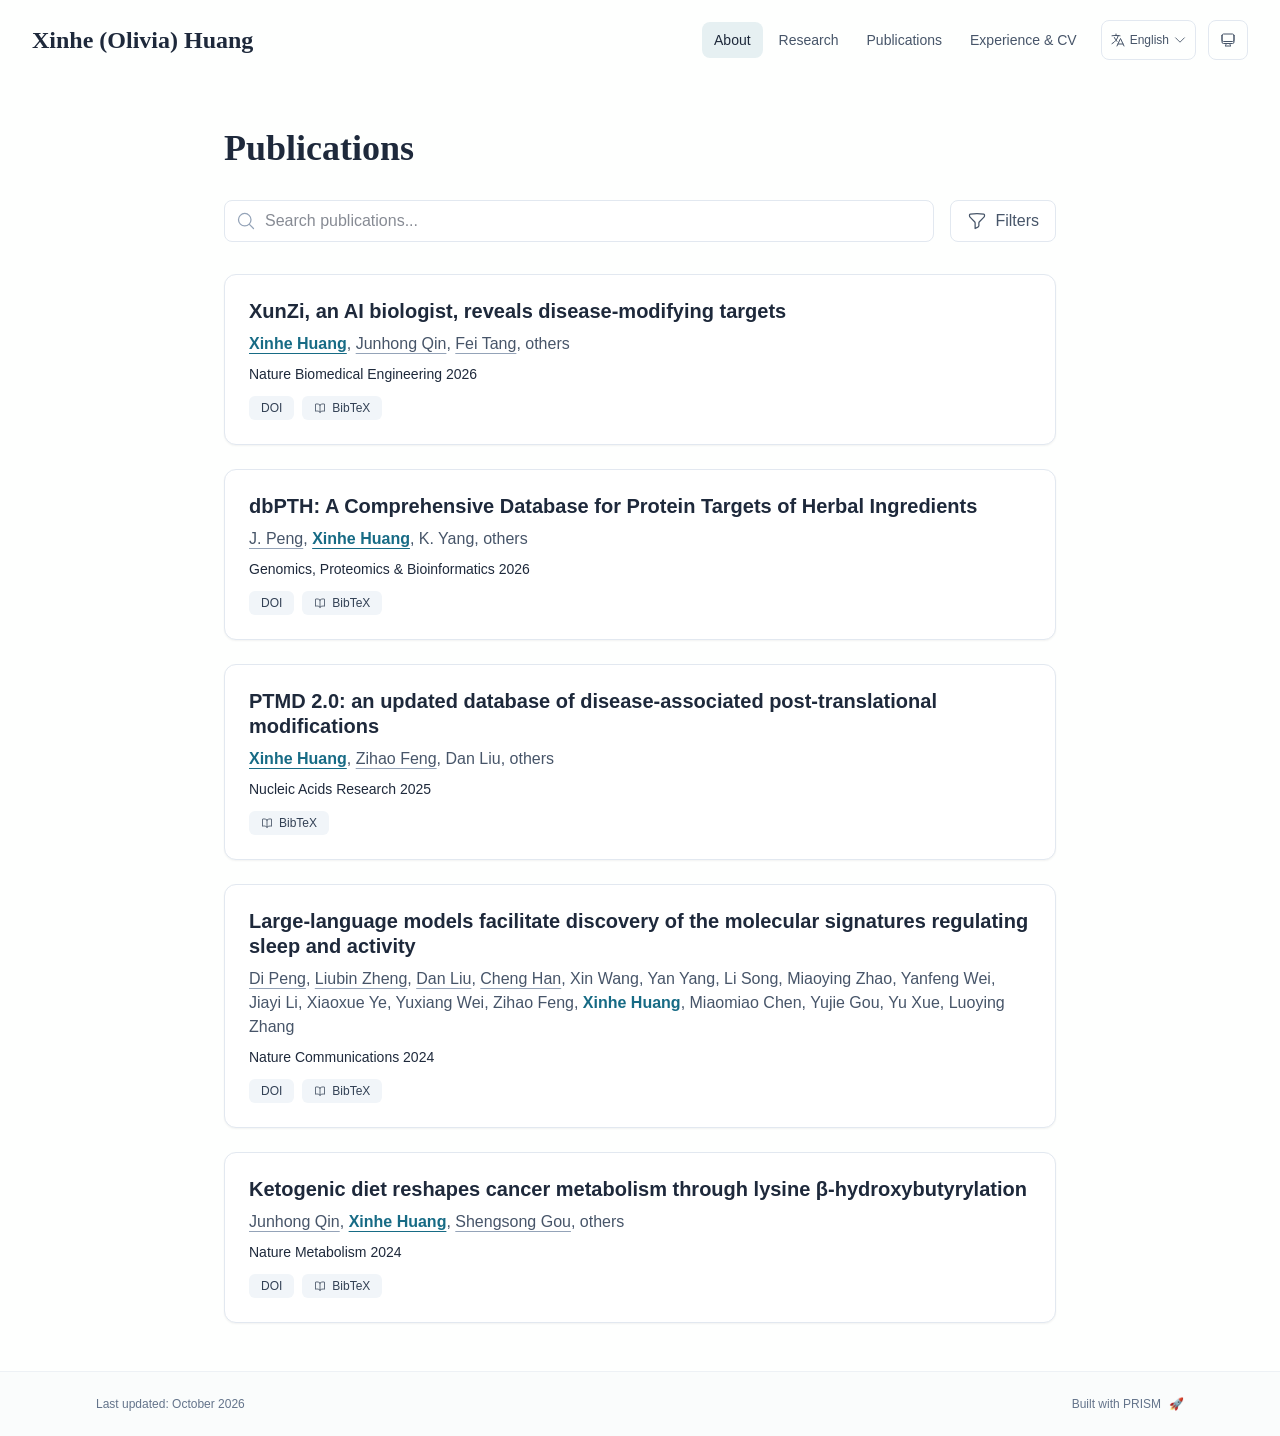
<file: publications/index.html>
<!DOCTYPE html><html lang="en" class="scroll-smooth"><head><meta charSet="utf-8"/><meta name="viewport" content="width=device-width, initial-scale=1"/><link rel="stylesheet" href="/_next/static/css/1561682c2f8420f4.css" data-precedence="next"/><link rel="preload" as="script" fetchPriority="low" href="/_next/static/chunks/webpack-af78f5c2c11af041.js"/><script src="/_next/static/chunks/4bd1b696-70b6d399998de86a.js" async=""></script><script src="/_next/static/chunks/684-5aaa8290a129f299.js" async=""></script><script src="/_next/static/chunks/main-app-de9738d63b603295.js" async=""></script><script src="/_next/static/chunks/461-a9a5d7b05a71d978.js" async=""></script><script src="/_next/static/chunks/874-6cc630662f3664af.js" async=""></script><script src="/_next/static/chunks/291-e39730cc9327e39b.js" async=""></script><script src="/_next/static/chunks/app/layout-9b45e9bda7b70583.js" async=""></script><script src="/_next/static/chunks/178-595a94b9af1e67b5.js" async=""></script><script src="/_next/static/chunks/748-84df502d24ed20fb.js" async=""></script><script src="/_next/static/chunks/app/%5Bslug%5D/page-bf73561148e5ec7e.js" async=""></script><link rel="icon" href="/favicon.svg" type="image/svg+xml"/><link rel="preload" as="font" type="font/woff2" href="https://jialeliu.com/fonts/georgiab.woff2" crossorigin=""/><script>
              try {
                const theme = localStorage.getItem('theme-storage');
                const parsed = theme ? JSON.parse(theme) : null;
                const setting = parsed?.state?.theme || 'system';
                const prefersDark = typeof window !== 'undefined' && window.matchMedia && window.matchMedia('(prefers-color-scheme: dark)').matches;
                const effective = setting === 'dark' ? 'dark' : (setting === 'light' ? 'light' : (prefersDark ? 'dark' : 'light'));
                var root = document.documentElement;
                root.classList.add(effective);
                root.setAttribute('data-theme', effective);
              } catch (e) {
                var root = document.documentElement;
                root.classList.add('light');
                root.setAttribute('data-theme', 'light');
              }
            </script><script>
    try {
      const cfg = {"enabled":true,"locales":["en","zh"],"defaultLocale":"en","mode":"fixed","fixedLocale":"en","persist":true,"switcher":true,"labels":{"en":"English","zh":"中文"}};
      const storageKey = 'locale-storage';
      const normalize = (value) => typeof value === 'string' ? value.trim().replace('_', '-').toLowerCase() : '';
      const matchLocale = (candidate) => {
        const normalized = normalize(candidate);
        if (!normalized) return null;
        if (cfg.locales.includes(normalized)) return normalized;
        const language = normalized.split('-')[0];
        if (cfg.locales.includes(language)) return language;
        return null;
      };

      let resolved = null;

      if (!cfg.enabled) {
        resolved = cfg.defaultLocale;
      } else if (cfg.persist) {
        resolved = matchLocale(localStorage.getItem(storageKey));
      }

      if (!resolved) {
        if (cfg.mode === 'fixed') {
          resolved = cfg.fixedLocale;
        } else {
          resolved = matchLocale(navigator.language);
        }
      }

      if (!resolved) {
        resolved = cfg.defaultLocale;
      }

      const root = document.documentElement;
      root.lang = resolved;
      root.setAttribute('data-locale', resolved);

      if (cfg.persist) {
        localStorage.setItem(storageKey, resolved);
      }
    } catch (e) {
      const root = document.documentElement;
      root.lang = 'en';
      root.setAttribute('data-locale', 'en');
    }
  </script><title>Publications | Xinhe (Olivia) Huang</title><meta name="author" content="Xinhe (Olivia) Huang"/><meta name="keywords" content="Xinhe (Olivia) Huang,PhD,Research,Huazhong University of Science and Technology"/><meta name="creator" content="Xinhe (Olivia) Huang"/><meta name="publisher" content="Xinhe (Olivia) Huang"/><meta property="og:title" content="Xinhe (Olivia) Huang"/><meta property="og:description" content="AI for Biological Discovery and Design"/><meta property="og:site_name" content="Xinhe (Olivia) Huang&#x27;s Academic Website"/><meta property="og:locale" content="en_US"/><meta property="og:type" content="website"/><meta name="twitter:card" content="summary"/><meta name="twitter:title" content="Xinhe (Olivia) Huang"/><meta name="twitter:description" content="AI for Biological Discovery and Design"/><link rel="icon" href="/favicon.svg"/><script>document.querySelectorAll('body link[rel="icon"], body link[rel="apple-touch-icon"]').forEach(el => document.head.appendChild(el))</script><script src="/_next/static/chunks/polyfills-42372ed130431b0a.js" noModule=""></script></head><body class="font-sans antialiased"><div style="visibility:hidden"><nav class="fixed top-0 left-0 right-0 z-50" data-headlessui-state=""><div class="transition-all duration-300 ease-out bg-transparent" style="transform:translateY(-100px)"><div class="max-w-7xl mx-auto px-4 sm:px-6 lg:px-8"><div class="flex justify-between items-center h-16 lg:h-20"><div class="flex-shrink-0" tabindex="0"><a class="text-xl lg:text-2xl font-serif font-semibold text-primary hover:text-accent transition-colors duration-200" href="/"><span class="hidden lg:inline">Xinhe (Olivia) Huang</span><span class="lg:hidden text-base">Olivia Huang</span></a></div><div class="hidden lg:block"><div class="ml-10 flex items-center space-x-3"><div class="relative flex items-baseline space-x-1"><a data-nav-href="/#about" class="relative px-3 py-2 text-sm font-medium rounded-lg transition-colors duration-150 text-primary" href="/#about">About</a><a data-nav-href="/#research" class="relative px-3 py-2 text-sm font-medium rounded-lg transition-colors duration-150 text-neutral-600" href="/#research">Research</a><a data-nav-href="/#publications" class="relative px-3 py-2 text-sm font-medium rounded-lg transition-colors duration-150 text-neutral-600" href="/#publications">Publications</a><a data-nav-href="/#cv" class="relative px-3 py-2 text-sm font-medium rounded-lg transition-colors duration-150 text-neutral-600" href="/#cv">Experience &amp; CV</a></div><div class="flex items-center justify-center w-14 h-10 rounded-lg border border-neutral-200 dark:border-[rgba(148,163,184,0.24)] bg-background dark:bg-neutral-800"><div class="w-6 h-4 rounded bg-neutral-300 animate-pulse"></div></div><div class="flex items-center justify-center w-10 h-10 rounded-lg border border-neutral-200 dark:border-[rgba(148,163,184,0.24)] bg-background dark:bg-neutral-800"><div class="w-4 h-4 rounded-full bg-neutral-300 animate-pulse"></div></div></div></div><div class="lg:hidden flex items-center space-x-2"><div class="flex items-center justify-center w-14 h-10 rounded-lg border border-neutral-200 dark:border-[rgba(148,163,184,0.24)] bg-background dark:bg-neutral-800"><div class="w-6 h-4 rounded bg-neutral-300 animate-pulse"></div></div><div class="flex items-center justify-center w-10 h-10 rounded-lg border border-neutral-200 dark:border-[rgba(148,163,184,0.24)] bg-background dark:bg-neutral-800"><div class="w-4 h-4 rounded-full bg-neutral-300 animate-pulse"></div></div><button class="inline-flex items-center justify-center p-2 rounded-md text-neutral-600 hover:text-primary hover:bg-neutral-100 dark:hover:bg-neutral-800 focus:outline-none focus:ring-2 focus:ring-inset focus:ring-accent transition-colors duration-200" id="headlessui-disclosure-button-«R7pdb»" type="button" aria-expanded="false" data-headlessui-state=""><span class="sr-only">Open main menu</span><div><svg xmlns="http://www.w3.org/2000/svg" fill="none" viewBox="0 0 24 24" stroke-width="1.5" stroke="currentColor" aria-hidden="true" data-slot="icon" class="block h-6 w-6"><path stroke-linecap="round" stroke-linejoin="round" d="M3.75 6.75h16.5M3.75 12h16.5m-16.5 5.25h16.5"></path></svg></div></button></div></div></div></div></nav><main class="min-h-screen pt-16 lg:pt-20"><div class="max-w-4xl mx-auto px-4 sm:px-6 lg:px-8 py-12"><div style="opacity:0;transform:translateY(20px)"><div class="mb-8"><h1 class="text-4xl font-serif font-bold text-primary mb-4">Publications</h1></div><div class="mb-8 space-y-4"><div class="flex flex-col sm:flex-row gap-4"><div class="relative flex-grow"><svg xmlns="http://www.w3.org/2000/svg" fill="none" viewBox="0 0 24 24" stroke-width="1.5" stroke="currentColor" aria-hidden="true" data-slot="icon" class="absolute left-3 top-1/2 transform -translate-y-1/2 h-5 w-5 text-neutral-400"><path stroke-linecap="round" stroke-linejoin="round" d="m21 21-5.197-5.197m0 0A7.5 7.5 0 1 0 5.196 5.196a7.5 7.5 0 0 0 10.607 10.607Z"></path></svg><input type="text" placeholder="Search publications..." class="w-full pl-10 pr-4 py-2 rounded-lg border border-neutral-200 dark:border-neutral-800 bg-white dark:bg-neutral-900 focus:ring-2 focus:ring-accent focus:border-transparent transition-all duration-200" value=""/></div><button class="flex items-center justify-center px-4 py-2 rounded-lg border transition-all duration-200 bg-white dark:bg-neutral-900 border-neutral-200 dark:border-neutral-800 text-neutral-600 hover:border-accent hover:text-accent"><svg xmlns="http://www.w3.org/2000/svg" fill="none" viewBox="0 0 24 24" stroke-width="1.5" stroke="currentColor" aria-hidden="true" data-slot="icon" class="h-5 w-5 mr-2"><path stroke-linecap="round" stroke-linejoin="round" d="M12 3c2.755 0 5.455.232 8.083.678.533.09.917.556.917 1.096v1.044a2.25 2.25 0 0 1-.659 1.591l-5.432 5.432a2.25 2.25 0 0 0-.659 1.591v2.927a2.25 2.25 0 0 1-1.244 2.013L9.75 21v-6.568a2.25 2.25 0 0 0-.659-1.591L3.659 7.409A2.25 2.25 0 0 1 3 5.818V4.774c0-.54.384-1.006.917-1.096A48.32 48.32 0 0 1 12 3Z"></path></svg>Filters</button></div></div><div class="space-y-6"><div class="bg-white dark:bg-neutral-900 p-6 rounded-xl shadow-sm border border-neutral-200 dark:border-neutral-800 hover:shadow-md transition-all duration-200" style="opacity:0;transform:translateY(20px)"><div class="flex flex-col md:flex-row gap-6"><div class="flex-grow"><h3 class="text-xl font-semibold text-primary mb-2 leading-tight">XunZi, an AI biologist, reveals disease-modifying targets</h3><p class="text-base text-neutral-600 dark:text-neutral-400 mb-2"><span><span class="font-semibold text-accent underline underline-offset-4 decoration-accent">Xinhe Huang</span>, </span><span><span class=" underline underline-offset-4 decoration-neutral-400">Junhong Qin</span>, </span><span><span class=" underline underline-offset-4 decoration-neutral-400">Fei Tang</span>, </span><span><span class=" ">others</span></span></p><p class="text-sm font-medium text-neutral-800 dark:text-neutral-600 mb-3">Nature Biomedical Engineering<!-- --> <!-- -->2026</p><div class="flex flex-wrap gap-2 mt-auto"><a href="https://doi.org/10.1038/s41551-026-01769-6" target="_blank" rel="noopener noreferrer" class="inline-flex items-center px-3 py-1 rounded-md text-xs font-medium bg-neutral-100 dark:bg-neutral-800 text-neutral-700 dark:text-neutral-300 hover:bg-accent hover:text-white transition-colors">DOI</a><button class="inline-flex items-center px-3 py-1 rounded-md text-xs font-medium transition-colors bg-neutral-100 dark:bg-neutral-800 text-neutral-700 dark:text-neutral-300 hover:bg-accent hover:text-white"><svg xmlns="http://www.w3.org/2000/svg" fill="none" viewBox="0 0 24 24" stroke-width="1.5" stroke="currentColor" aria-hidden="true" data-slot="icon" class="h-3 w-3 mr-1.5"><path stroke-linecap="round" stroke-linejoin="round" d="M12 6.042A8.967 8.967 0 0 0 6 3.75c-1.052 0-2.062.18-3 .512v14.25A8.987 8.987 0 0 1 6 18c2.305 0 4.408.867 6 2.292m0-14.25a8.966 8.966 0 0 1 6-2.292c1.052 0 2.062.18 3 .512v14.25A8.987 8.987 0 0 0 18 18a8.967 8.967 0 0 0-6 2.292m0-14.25v14.25"></path></svg>BibTeX</button></div></div></div></div><div class="bg-white dark:bg-neutral-900 p-6 rounded-xl shadow-sm border border-neutral-200 dark:border-neutral-800 hover:shadow-md transition-all duration-200" style="opacity:0;transform:translateY(20px)"><div class="flex flex-col md:flex-row gap-6"><div class="flex-grow"><h3 class="text-xl font-semibold text-primary mb-2 leading-tight">dbPTH: A Comprehensive Database for Protein Targets of Herbal Ingredients</h3><p class="text-base text-neutral-600 dark:text-neutral-400 mb-2"><span><span class=" underline underline-offset-4 decoration-neutral-400">J. Peng</span>, </span><span><span class="font-semibold text-accent underline underline-offset-4 decoration-accent">Xinhe Huang</span>, </span><span><span class=" ">K. Yang</span>, </span><span><span class=" ">others</span></span></p><p class="text-sm font-medium text-neutral-800 dark:text-neutral-600 mb-3">Genomics, Proteomics &amp; Bioinformatics<!-- --> <!-- -->2026</p><div class="flex flex-wrap gap-2 mt-auto"><a href="https://doi.org/10.1093/gpbjnl/qzag040" target="_blank" rel="noopener noreferrer" class="inline-flex items-center px-3 py-1 rounded-md text-xs font-medium bg-neutral-100 dark:bg-neutral-800 text-neutral-700 dark:text-neutral-300 hover:bg-accent hover:text-white transition-colors">DOI</a><button class="inline-flex items-center px-3 py-1 rounded-md text-xs font-medium transition-colors bg-neutral-100 dark:bg-neutral-800 text-neutral-700 dark:text-neutral-300 hover:bg-accent hover:text-white"><svg xmlns="http://www.w3.org/2000/svg" fill="none" viewBox="0 0 24 24" stroke-width="1.5" stroke="currentColor" aria-hidden="true" data-slot="icon" class="h-3 w-3 mr-1.5"><path stroke-linecap="round" stroke-linejoin="round" d="M12 6.042A8.967 8.967 0 0 0 6 3.75c-1.052 0-2.062.18-3 .512v14.25A8.987 8.987 0 0 1 6 18c2.305 0 4.408.867 6 2.292m0-14.25a8.966 8.966 0 0 1 6-2.292c1.052 0 2.062.18 3 .512v14.25A8.987 8.987 0 0 0 18 18a8.967 8.967 0 0 0-6 2.292m0-14.25v14.25"></path></svg>BibTeX</button></div></div></div></div><div class="bg-white dark:bg-neutral-900 p-6 rounded-xl shadow-sm border border-neutral-200 dark:border-neutral-800 hover:shadow-md transition-all duration-200" style="opacity:0;transform:translateY(20px)"><div class="flex flex-col md:flex-row gap-6"><div class="flex-grow"><h3 class="text-xl font-semibold text-primary mb-2 leading-tight">PTMD 2.0: an updated database of disease-associated post-translational modifications</h3><p class="text-base text-neutral-600 dark:text-neutral-400 mb-2"><span><span class="font-semibold text-accent underline underline-offset-4 decoration-accent">Xinhe Huang</span>, </span><span><span class=" underline underline-offset-4 decoration-neutral-400">Zihao Feng</span>, </span><span><span class=" ">Dan Liu</span>, </span><span><span class=" ">others</span></span></p><p class="text-sm font-medium text-neutral-800 dark:text-neutral-600 mb-3">Nucleic Acids Research<!-- --> <!-- -->2025</p><div class="flex flex-wrap gap-2 mt-auto"><button class="inline-flex items-center px-3 py-1 rounded-md text-xs font-medium transition-colors bg-neutral-100 dark:bg-neutral-800 text-neutral-700 dark:text-neutral-300 hover:bg-accent hover:text-white"><svg xmlns="http://www.w3.org/2000/svg" fill="none" viewBox="0 0 24 24" stroke-width="1.5" stroke="currentColor" aria-hidden="true" data-slot="icon" class="h-3 w-3 mr-1.5"><path stroke-linecap="round" stroke-linejoin="round" d="M12 6.042A8.967 8.967 0 0 0 6 3.75c-1.052 0-2.062.18-3 .512v14.25A8.987 8.987 0 0 1 6 18c2.305 0 4.408.867 6 2.292m0-14.25a8.966 8.966 0 0 1 6-2.292c1.052 0 2.062.18 3 .512v14.25A8.987 8.987 0 0 0 18 18a8.967 8.967 0 0 0-6 2.292m0-14.25v14.25"></path></svg>BibTeX</button></div></div></div></div><div class="bg-white dark:bg-neutral-900 p-6 rounded-xl shadow-sm border border-neutral-200 dark:border-neutral-800 hover:shadow-md transition-all duration-200" style="opacity:0;transform:translateY(20px)"><div class="flex flex-col md:flex-row gap-6"><div class="flex-grow"><h3 class="text-xl font-semibold text-primary mb-2 leading-tight">Large-language models facilitate discovery of the molecular signatures regulating sleep and activity</h3><p class="text-base text-neutral-600 dark:text-neutral-400 mb-2"><span><span class=" underline underline-offset-4 decoration-neutral-400">Di Peng</span>, </span><span><span class=" underline underline-offset-4 decoration-neutral-400">Liubin Zheng</span>, </span><span><span class=" underline underline-offset-4 decoration-neutral-400">Dan Liu</span>, </span><span><span class=" underline underline-offset-4 decoration-neutral-400">Cheng Han</span>, </span><span><span class=" ">Xin Wang</span>, </span><span><span class=" ">Yan Yang</span>, </span><span><span class=" ">Li Song</span>, </span><span><span class=" ">Miaoying Zhao</span>, </span><span><span class=" ">Yanfeng Wei</span>, </span><span><span class=" ">Jiayi Li</span>, </span><span><span class=" ">Xiaoxue Ye</span>, </span><span><span class=" ">Yuxiang Wei</span>, </span><span><span class=" ">Zihao Feng</span>, </span><span><span class="font-semibold text-accent ">Xinhe Huang</span>, </span><span><span class=" ">Miaomiao Chen</span>, </span><span><span class=" ">Yujie Gou</span>, </span><span><span class=" ">Yu Xue</span>, </span><span><span class=" ">Luoying Zhang</span></span></p><p class="text-sm font-medium text-neutral-800 dark:text-neutral-600 mb-3">Nature Communications<!-- --> <!-- -->2024</p><div class="flex flex-wrap gap-2 mt-auto"><a href="https://doi.org/10.1038/s41467-024-48005-w" target="_blank" rel="noopener noreferrer" class="inline-flex items-center px-3 py-1 rounded-md text-xs font-medium bg-neutral-100 dark:bg-neutral-800 text-neutral-700 dark:text-neutral-300 hover:bg-accent hover:text-white transition-colors">DOI</a><button class="inline-flex items-center px-3 py-1 rounded-md text-xs font-medium transition-colors bg-neutral-100 dark:bg-neutral-800 text-neutral-700 dark:text-neutral-300 hover:bg-accent hover:text-white"><svg xmlns="http://www.w3.org/2000/svg" fill="none" viewBox="0 0 24 24" stroke-width="1.5" stroke="currentColor" aria-hidden="true" data-slot="icon" class="h-3 w-3 mr-1.5"><path stroke-linecap="round" stroke-linejoin="round" d="M12 6.042A8.967 8.967 0 0 0 6 3.75c-1.052 0-2.062.18-3 .512v14.25A8.987 8.987 0 0 1 6 18c2.305 0 4.408.867 6 2.292m0-14.25a8.966 8.966 0 0 1 6-2.292c1.052 0 2.062.18 3 .512v14.25A8.987 8.987 0 0 0 18 18a8.967 8.967 0 0 0-6 2.292m0-14.25v14.25"></path></svg>BibTeX</button></div></div></div></div><div class="bg-white dark:bg-neutral-900 p-6 rounded-xl shadow-sm border border-neutral-200 dark:border-neutral-800 hover:shadow-md transition-all duration-200" style="opacity:0;transform:translateY(20px)"><div class="flex flex-col md:flex-row gap-6"><div class="flex-grow"><h3 class="text-xl font-semibold text-primary mb-2 leading-tight">Ketogenic diet reshapes cancer metabolism through lysine β-hydroxybutyrylation</h3><p class="text-base text-neutral-600 dark:text-neutral-400 mb-2"><span><span class=" underline underline-offset-4 decoration-neutral-400">Junhong Qin</span>, </span><span><span class="font-semibold text-accent underline underline-offset-4 decoration-accent">Xinhe Huang</span>, </span><span><span class=" underline underline-offset-4 decoration-neutral-400">Shengsong Gou</span>, </span><span><span class=" ">others</span></span></p><p class="text-sm font-medium text-neutral-800 dark:text-neutral-600 mb-3">Nature Metabolism<!-- --> <!-- -->2024</p><div class="flex flex-wrap gap-2 mt-auto"><a href="https://doi.org/10.1038/s42255-024-01093-w" target="_blank" rel="noopener noreferrer" class="inline-flex items-center px-3 py-1 rounded-md text-xs font-medium bg-neutral-100 dark:bg-neutral-800 text-neutral-700 dark:text-neutral-300 hover:bg-accent hover:text-white transition-colors">DOI</a><button class="inline-flex items-center px-3 py-1 rounded-md text-xs font-medium transition-colors bg-neutral-100 dark:bg-neutral-800 text-neutral-700 dark:text-neutral-300 hover:bg-accent hover:text-white"><svg xmlns="http://www.w3.org/2000/svg" fill="none" viewBox="0 0 24 24" stroke-width="1.5" stroke="currentColor" aria-hidden="true" data-slot="icon" class="h-3 w-3 mr-1.5"><path stroke-linecap="round" stroke-linejoin="round" d="M12 6.042A8.967 8.967 0 0 0 6 3.75c-1.052 0-2.062.18-3 .512v14.25A8.987 8.987 0 0 1 6 18c2.305 0 4.408.867 6 2.292m0-14.25a8.966 8.966 0 0 1 6-2.292c1.052 0 2.062.18 3 .512v14.25A8.987 8.987 0 0 0 18 18a8.967 8.967 0 0 0-6 2.292m0-14.25v14.25"></path></svg>BibTeX</button></div></div></div></div></div></div></div><!--$--><!--/$--><!--$--><!--/$--></main><footer class="border-t border-neutral-200/50 bg-neutral-50/50 dark:bg-neutral-900/50 dark:border-neutral-700/50"><div class="max-w-6xl mx-auto px-4 sm:px-6 lg:px-8 py-6"><div class="flex flex-col sm:flex-row justify-between items-center gap-2"><p class="text-xs text-neutral-500">Last updated<!-- -->: <!-- -->October 2026</p><p class="text-xs text-neutral-500 flex items-center"><a href="https://github.com/xyjoey/PRISM" target="_blank" rel="noopener noreferrer">Built with PRISM</a><span class="ml-2">🚀</span></p></div></div></footer></div><script src="/_next/static/chunks/webpack-af78f5c2c11af041.js" async=""></script><script>(self.__next_f=self.__next_f||[]).push([0])</script><script>self.__next_f.push([1,"1:\"$Sreact.fragment\"\n3:I[3719,[\"461\",\"static/chunks/461-a9a5d7b05a71d978.js\",\"874\",\"static/chunks/874-6cc630662f3664af.js\",\"291\",\"static/chunks/291-e39730cc9327e39b.js\",\"177\",\"static/chunks/app/layout-9b45e9bda7b70583.js\"],\"ThemeProvider\"]\n4:I[310,[\"461\",\"static/chunks/461-a9a5d7b05a71d978.js\",\"874\",\"static/chunks/874-6cc630662f3664af.js\",\"291\",\"static/chunks/291-e39730cc9327e39b.js\",\"177\",\"static/chunks/app/layout-9b45e9bda7b70583.js\"],\"LocaleProvider\"]\n5:I[4574,[\"461\",\"static/chunks/461-a9a5d7b05a71d978.js\",\"874\",\"static/chunks/874-6cc630662f3664af.js\",\"291\",\"static/chunks/291-e39730cc9327e39b.js\",\"177\",\"static/chunks/app/layout-9b45e9bda7b70583.js\"],\"default\"]\n6:I[7555,[],\"\"]\n7:I[1295,[],\"\"]\n8:I[2548,[\"461\",\"static/chunks/461-a9a5d7b05a71d978.js\",\"874\",\"static/chunks/874-6cc630662f3664af.js\",\"291\",\"static/chunks/291-e39730cc9327e39b.js\",\"177\",\"static/chunks/app/layout-9b45e9bda7b70583.js\"],\"default\"]\na:I[9665,[],\"MetadataBoundary\"]\nc:I[9665,[],\"OutletBoundary\"]\nf:I[4911,[],\"AsyncMetadataOutlet\"]\n11:I[9665,[],\"ViewportBoundary\"]\n13:I[6614,[],\"\"]\n:HL[\"/_next/static/css/1561682c2f8420f4.css\",\"style\"]\n2:T5d8,\n    try {\n      const cfg = {\"enabled\":true,\"locales\":[\"en\",\"zh\"],\"defaultLocale\":\"en\",\"mode\":\"fixed\",\"fixedLocale\":\"en\",\"persist\":true,\"switcher\":true,\"labels\":{\"en\":\"English\",\"zh\":\"中文\"}};\n      const storageKey = 'locale-storage';\n      const normalize = (value) =\u003e typeof value === 'string' ? value.trim().replace('_', '-').toLowerCase() : '';\n      const matchLocale = (candidate) =\u003e {\n        const normalized = normalize(candidate);\n        if (!normalized) return null;\n        if (cfg.locales.includes(normalized)) return normalized;\n        const language = normalized.split('-')[0];\n        if (cfg.locales.includes(language)) return language;\n        return null;\n      };\n\n      let resolved = null;\n\n      if (!cfg.enabled) {\n        resolved = cfg.defaultLocale;\n      } else if (cfg.persist) {\n        resolved = matchLocale(localStorage.getItem(storageKey));\n      }\n\n      if (!resolved) {\n        if "])</script><script>self.__next_f.push([1,"(cfg.mode === 'fixed') {\n          resolved = cfg.fixedLocale;\n        } else {\n          resolved = matchLocale(navigator.language);\n        }\n      }\n\n      if (!resolved) {\n        resolved = cfg.defaultLocale;\n      }\n\n      const root = document.documentElement;\n      root.lang = resolved;\n      root.setAttribute('data-locale', resolved);\n\n      if (cfg.persist) {\n        localStorage.setItem(storageKey, resolved);\n      }\n    } catch (e) {\n      const root = document.documentElement;\n      root.lang = 'en';\n      root.setAttribute('data-locale', 'en');\n    }\n  "])</script><script>self.__next_f.push([1,"0:{\"P\":null,\"b\":\"TyVIW6QQWMd9dyHeScb7V\",\"p\":\"\",\"c\":[\"\",\"publications\",\"\"],\"i\":false,\"f\":[[[\"\",{\"children\":[[\"slug\",\"publications\",\"d\"],{\"children\":[\"__PAGE__\",{}]}]},\"$undefined\",\"$undefined\",true],[\"\",[\"$\",\"$1\",\"c\",{\"children\":[[[\"$\",\"link\",\"0\",{\"rel\":\"stylesheet\",\"href\":\"/_next/static/css/1561682c2f8420f4.css\",\"precedence\":\"next\",\"crossOrigin\":\"$undefined\",\"nonce\":\"$undefined\"}]],[\"$\",\"html\",null,{\"lang\":\"en\",\"className\":\"scroll-smooth\",\"suppressHydrationWarning\":true,\"children\":[[\"$\",\"head\",null,{\"children\":[[\"$\",\"link\",null,{\"rel\":\"icon\",\"href\":\"/favicon.svg\",\"type\":\"image/svg+xml\"}],[\"$\",\"link\",null,{\"rel\":\"preload\",\"as\":\"font\",\"type\":\"font/woff2\",\"href\":\"https://jialeliu.com/fonts/georgiab.woff2\",\"crossOrigin\":\"\"}],[\"$\",\"script\",null,{\"dangerouslySetInnerHTML\":{\"__html\":\"\\n              try {\\n                const theme = localStorage.getItem('theme-storage');\\n                const parsed = theme ? JSON.parse(theme) : null;\\n                const setting = parsed?.state?.theme || 'system';\\n                const prefersDark = typeof window !== 'undefined' \u0026\u0026 window.matchMedia \u0026\u0026 window.matchMedia('(prefers-color-scheme: dark)').matches;\\n                const effective = setting === 'dark' ? 'dark' : (setting === 'light' ? 'light' : (prefersDark ? 'dark' : 'light'));\\n                var root = document.documentElement;\\n                root.classList.add(effective);\\n                root.setAttribute('data-theme', effective);\\n              } catch (e) {\\n                var root = document.documentElement;\\n                root.classList.add('light');\\n                root.setAttribute('data-theme', 'light');\\n              }\\n            \"}}],[\"$\",\"script\",null,{\"dangerouslySetInnerHTML\":{\"__html\":\"$2\"}}]]}],[\"$\",\"body\",null,{\"className\":\"font-sans antialiased\",\"children\":[\"$\",\"$L3\",null,{\"children\":[\"$\",\"$L4\",null,{\"config\":{\"enabled\":true,\"locales\":[\"en\",\"zh\"],\"defaultLocale\":\"en\",\"mode\":\"fixed\",\"fixedLocale\":\"en\",\"persist\":true,\"switcher\":true,\"labels\":{\"en\":\"English\",\"zh\":\"中文\"}},\"children\":[[\"$\",\"$L5\",null,{\"items\":[{\"title\":\"About\",\"type\":\"page\",\"target\":\"about\",\"href\":\"/\"},{\"title\":\"Research\",\"type\":\"page\",\"target\":\"research\",\"href\":\"/research\"},{\"title\":\"Publications\",\"type\":\"page\",\"target\":\"publications\",\"href\":\"/publications\"},{\"title\":\"Experience \u0026 CV\",\"type\":\"page\",\"target\":\"cv\",\"href\":\"/cv\"}],\"siteTitle\":\"Xinhe (Olivia) Huang\",\"enableOnePageMode\":true,\"i18n\":\"$0:f:0:1:1:props:children:1:props:children:1:props:children:props:children:props:config\",\"itemsByLocale\":{\"en\":[{\"title\":\"About\",\"type\":\"page\",\"target\":\"about\",\"href\":\"/\"},{\"title\":\"Research\",\"type\":\"page\",\"target\":\"research\",\"href\":\"/research\"},{\"title\":\"Publications\",\"type\":\"page\",\"target\":\"publications\",\"href\":\"/publications\"},{\"title\":\"Experience \u0026 CV\",\"type\":\"page\",\"target\":\"cv\",\"href\":\"/cv\"}],\"zh\":[{\"title\":\"个人介绍\",\"type\":\"page\",\"target\":\"about\",\"href\":\"/\"},{\"title\":\"研究项目\",\"type\":\"page\",\"target\":\"research\",\"href\":\"/research\"},{\"title\":\"论文\",\"type\":\"page\",\"target\":\"publications\",\"href\":\"/publications\"},{\"title\":\"经历与简历\",\"type\":\"page\",\"target\":\"cv\",\"href\":\"/cv\"}]},\"siteTitleByLocale\":{\"en\":\"Xinhe (Olivia) Huang\",\"zh\":\"黄新荷\"}}],[\"$\",\"main\",null,{\"className\":\"min-h-screen pt-16 lg:pt-20\",\"children\":[\"$\",\"$L6\",null,{\"parallelRouterKey\":\"children\",\"error\":\"$undefined\",\"errorStyles\":\"$undefined\",\"errorScripts\":\"$undefined\",\"template\":[\"$\",\"$L7\",null,{}],\"templateStyles\":\"$undefined\",\"templateScripts\":\"$undefined\",\"notFound\":[[[\"$\",\"title\",null,{\"children\":\"404: This page could not be found.\"}],[\"$\",\"div\",null,{\"style\":{\"fontFamily\":\"system-ui,\\\"Segoe UI\\\",Roboto,Helvetica,Arial,sans-serif,\\\"Apple Color Emoji\\\",\\\"Segoe UI Emoji\\\"\",\"height\":\"100vh\",\"textAlign\":\"center\",\"display\":\"flex\",\"flexDirection\":\"column\",\"alignItems\":\"center\",\"justifyContent\":\"center\"},\"children\":[\"$\",\"div\",null,{\"children\":[[\"$\",\"style\",null,{\"dangerouslySetInnerHTML\":{\"__html\":\"body{color:#000;background:#fff;margin:0}.next-error-h1{border-right:1px solid rgba(0,0,0,.3)}@media (prefers-color-scheme:dark){body{color:#fff;background:#000}.next-error-h1{border-right:1px solid rgba(255,255,255,.3)}}\"}}],[\"$\",\"h1\",null,{\"className\":\"next-error-h1\",\"style\":{\"display\":\"inline-block\",\"margin\":\"0 20px 0 0\",\"padding\":\"0 23px 0 0\",\"fontSize\":24,\"fontWeight\":500,\"verticalAlign\":\"top\",\"lineHeight\":\"49px\"},\"children\":404}],[\"$\",\"div\",null,{\"style\":{\"display\":\"inline-block\"},\"children\":[\"$\",\"h2\",null,{\"style\":{\"fontSize\":14,\"fontWeight\":400,\"lineHeight\":\"49px\",\"margin\":0},\"children\":\"This page could not be found.\"}]}]]}]}]],[]],\"forbidden\":\"$undefined\",\"unauthorized\":\"$undefined\"}]}],[\"$\",\"$L8\",null,{\"lastUpdated\":\"October 2026\",\"lastUpdatedByLocale\":{\"en\":\"October 2026\",\"zh\":\"2026 年 10 月\"},\"defaultLocale\":\"en\"}]]}]}]}]]}]]}],{\"children\":[[\"slug\",\"publications\",\"d\"],[\"$\",\"$1\",\"c\",{\"children\":[null,[\"$\",\"$L6\",null,{\"parallelRouterKey\":\"children\",\"error\":\"$undefined\",\"errorStyles\":\"$undefined\",\"errorScripts\":\"$undefined\",\"template\":[\"$\",\"$L7\",null,{}],\"templateStyles\":\"$undefined\",\"templateScripts\":\"$undefined\",\"notFound\":\"$undefined\",\"forbidden\":\"$undefined\",\"unauthorized\":\"$undefined\"}]]}],{\"children\":[\"__PAGE__\",[\"$\",\"$1\",\"c\",{\"children\":[\"$L9\",[\"$\",\"$La\",null,{\"children\":\"$Lb\"}],null,[\"$\",\"$Lc\",null,{\"children\":[\"$Ld\",\"$Le\",[\"$\",\"$Lf\",null,{\"promise\":\"$@10\"}]]}]]}],{},null,false]},null,false]},null,false],[\"$\",\"$1\",\"h\",{\"children\":[null,[\"$\",\"$1\",\"X743oOMtS7Ji92ypRS3Q6\",{\"children\":[[\"$\",\"$L11\",null,{\"children\":\"$L12\"}],null]}],null]}],false]],\"m\":\"$undefined\",\"G\":[\"$13\",\"$undefined\"],\"s\":false,\"S\":true}\n"])</script><script>self.__next_f.push([1,"14:\"$Sreact.suspense\"\n15:I[4911,[],\"AsyncMetadata\"]\n17:I[2382,[\"461\",\"static/chunks/461-a9a5d7b05a71d978.js\",\"178\",\"static/chunks/178-595a94b9af1e67b5.js\",\"748\",\"static/chunks/748-84df502d24ed20fb.js\",\"182\",\"static/chunks/app/%5Bslug%5D/page-bf73561148e5ec7e.js\"],\"default\"]\nb:[\"$\",\"$14\",null,{\"fallback\":null,\"children\":[\"$\",\"$L15\",null,{\"promise\":\"$@16\"}]}]\n"])</script><script>self.__next_f.push([1,"9:[\"$\",\"$L17\",null,{\"dataByLocale\":{\"en\":{\"type\":\"publication\",\"config\":{\"type\":\"publication\",\"title\":\"Publications\",\"source\":\"publications.bib\"},\"publications\":[{\"id\":\"xunzi\",\"title\":\"XunZi, an AI biologist, reveals disease-modifying targets\",\"titleNodes\":[{\"type\":\"text\",\"text\":\"XunZi, an AI biologist, reveals disease-modifying targets\"}],\"authors\":[{\"name\":\"Xinhe Huang\",\"isHighlighted\":true,\"isCorresponding\":false,\"isCoAuthor\":true},{\"name\":\"Junhong Qin\",\"isHighlighted\":false,\"isCorresponding\":false,\"isCoAuthor\":true},{\"name\":\"Fei Tang\",\"isHighlighted\":false,\"isCorresponding\":false,\"isCoAuthor\":true},{\"name\":\"others\",\"isHighlighted\":false,\"isCorresponding\":false,\"isCoAuthor\":false}],\"year\":2026,\"type\":\"journal\",\"status\":\"published\",\"tags\":[],\"keywords\":\"$9:props:dataByLocale:en:publications:0:tags\",\"researchArea\":\"machine-learning\",\"journal\":\"Nature Biomedical Engineering\",\"conference\":\"\",\"doi\":\"10.1038/s41551-026-01769-6\",\"abstract\":\"\",\"description\":\"\",\"selected\":true,\"bibtex\":\"@article{xunzi,\\n  title = {XunZi, an AI biologist, reveals disease-modifying targets},\\n  author = {Xinhe Huang and Junhong Qin and Fei Tang and others},\\n  journal = {Nature Biomedical Engineering},\\n  year = {2026},\\n  doi = {10.1038/s41551-026-01769-6}\\n}\"},{\"id\":\"dbpth\",\"title\":\"dbPTH: A Comprehensive Database for Protein Targets of Herbal Ingredients\",\"titleNodes\":[{\"type\":\"text\",\"text\":\"dbPTH: A Comprehensive Database for Protein Targets of Herbal Ingredients\"}],\"authors\":[{\"name\":\"J. Peng\",\"isHighlighted\":false,\"isCorresponding\":false,\"isCoAuthor\":true},{\"name\":\"Xinhe Huang\",\"isHighlighted\":true,\"isCorresponding\":false,\"isCoAuthor\":true},{\"name\":\"K. Yang\",\"isHighlighted\":false,\"isCorresponding\":false,\"isCoAuthor\":false},{\"name\":\"others\",\"isHighlighted\":false,\"isCorresponding\":false,\"isCoAuthor\":false}],\"year\":2026,\"type\":\"journal\",\"status\":\"published\",\"tags\":[],\"keywords\":\"$9:props:dataByLocale:en:publications:1:tags\",\"researchArea\":\"machine-learning\",\"journal\":\"Genomics, Proteomics \u0026 Bioinformatics\",\"conference\":\"\",\"doi\":\"10.1093/gpbjnl/qzag040\",\"abstract\":\"\",\"description\":\"\",\"selected\":true,\"bibtex\":\"@article{dbpth,\\n  title = {dbPTH: A Comprehensive Database for Protein Targets of Herbal Ingredients},\\n  author = {J. Peng and Xinhe Huang and K. Yang and others},\\n  journal = {Genomics, Proteomics \u0026 Bioinformatics},\\n  year = {2026},\\n  doi = {10.1093/gpbjnl/qzag040}\\n}\"},{\"id\":\"ptmd\",\"title\":\"PTMD 2.0: an updated database of disease-associated post-translational modifications\",\"titleNodes\":[{\"type\":\"text\",\"text\":\"PTMD 2.0: an updated database of disease-associated post-translational modifications\"}],\"authors\":[{\"name\":\"Xinhe Huang\",\"isHighlighted\":true,\"isCorresponding\":false,\"isCoAuthor\":true},{\"name\":\"Zihao Feng\",\"isHighlighted\":false,\"isCorresponding\":false,\"isCoAuthor\":true},{\"name\":\"Dan Liu\",\"isHighlighted\":false,\"isCorresponding\":false,\"isCoAuthor\":false},{\"name\":\"others\",\"isHighlighted\":false,\"isCorresponding\":false,\"isCoAuthor\":false}],\"year\":2025,\"type\":\"journal\",\"status\":\"published\",\"tags\":[],\"keywords\":\"$9:props:dataByLocale:en:publications:2:tags\",\"researchArea\":\"machine-learning\",\"journal\":\"Nucleic Acids Research\",\"conference\":\"\",\"abstract\":\"\",\"description\":\"\",\"selected\":true,\"bibtex\":\"@article{ptmd,\\n  title = {PTMD 2.0: an updated database of disease-associated post-translational modifications},\\n  author = {Xinhe Huang and Zihao Feng and Dan Liu and others},\\n  journal = {Nucleic Acids Research},\\n  year = {2025}\\n}\"},{\"id\":\"sleep\",\"title\":\"Large-language models facilitate discovery of the molecular signatures regulating sleep and activity\",\"titleNodes\":[{\"type\":\"text\",\"text\":\"Large-language models facilitate discovery of the molecular signatures regulating sleep and activity\"}],\"authors\":[{\"name\":\"Di Peng\",\"isHighlighted\":false,\"isCorresponding\":false,\"isCoAuthor\":true},{\"name\":\"Liubin Zheng\",\"isHighlighted\":false,\"isCorresponding\":false,\"isCoAuthor\":true},{\"name\":\"Dan Liu\",\"isHighlighted\":false,\"isCorresponding\":false,\"isCoAuthor\":true},{\"name\":\"Cheng Han\",\"isHighlighted\":false,\"isCorresponding\":false,\"isCoAuthor\":true},{\"name\":\"Xin Wang\",\"isHighlighted\":false,\"isCorresponding\":false,\"isCoAuthor\":false},{\"name\":\"Yan Yang\",\"isHighlighted\":false,\"isCorresponding\":false,\"isCoAuthor\":false},{\"name\":\"Li Song\",\"isHighlighted\":false,\"isCorresponding\":false,\"isCoAuthor\":false},{\"name\":\"Miaoying Zhao\",\"isHighlighted\":false,\"isCorresponding\":false,\"isCoAuthor\":false},{\"name\":\"Yanfeng Wei\",\"isHighlighted\":false,\"isCorresponding\":false,\"isCoAuthor\":false},{\"name\":\"Jiayi Li\",\"isHighlighted\":false,\"isCorresponding\":false,\"isCoAuthor\":false},{\"name\":\"Xiaoxue Ye\",\"isHighlighted\":false,\"isCorresponding\":false,\"isCoAuthor\":false},{\"name\":\"Yuxiang Wei\",\"isHighlighted\":false,\"isCorresponding\":false,\"isCoAuthor\":false},{\"name\":\"Zihao Feng\",\"isHighlighted\":false,\"isCorresponding\":false,\"isCoAuthor\":false},{\"name\":\"Xinhe Huang\",\"isHighlighted\":true,\"isCorresponding\":false,\"isCoAuthor\":false},{\"name\":\"Miaomiao Chen\",\"isHighlighted\":false,\"isCorresponding\":false,\"isCoAuthor\":false},{\"name\":\"Yujie Gou\",\"isHighlighted\":false,\"isCorresponding\":false,\"isCoAuthor\":false},{\"name\":\"Yu Xue\",\"isHighlighted\":false,\"isCorresponding\":false,\"isCoAuthor\":false},{\"name\":\"Luoying Zhang\",\"isHighlighted\":false,\"isCorresponding\":false,\"isCoAuthor\":false}],\"year\":2024,\"month\":\"5\",\"type\":\"journal\",\"status\":\"published\",\"tags\":[],\"keywords\":\"$9:props:dataByLocale:en:publications:3:tags\",\"researchArea\":\"machine-learning\",\"journal\":\"Nature Communications\",\"conference\":\"\",\"volume\":\"15\",\"pages\":\"3685\",\"doi\":\"10.1038/s41467-024-48005-w\",\"url\":\"https://www.nature.com/articles/s41467-024-48005-w\",\"abstract\":\"\",\"description\":\"\",\"selected\":true,\"bibtex\":\"@article{sleep,\\n  title = {Large-language models facilitate discovery of the molecular signatures regulating sleep and activity},\\n  author = {Di Peng and Liubin Zheng and Dan Liu and Cheng Han and Xin Wang and Yan Yang and Li Song and Miaoying Zhao and Yanfeng Wei and Jiayi Li and Xiaoxue Ye and Yuxiang Wei and Zihao Feng and Xinhe Huang and Miaomiao Chen and Yujie Gou and Yu Xue and Luoying Zhang},\\n  journal = {Nature Communications},\\n  year = {2024},\\n  doi = {10.1038/s41467-024-48005-w},\\n  volume = {15},\\n  pages = {3685},\\n  month = {may},\\n  url = {https://www.nature.com/articles/s41467-024-48005-w}\\n}\"},{\"id\":\"pfunk\",\"title\":\"Ketogenic diet reshapes cancer metabolism through lysine β-hydroxybutyrylation\",\"titleNodes\":[{\"type\":\"text\",\"text\":\"Ketogenic diet reshapes cancer metabolism through lysine β-hydroxybutyrylation\"}],\"authors\":[{\"name\":\"Junhong Qin\",\"isHighlighted\":false,\"isCorresponding\":false,\"isCoAuthor\":true},{\"name\":\"Xinhe Huang\",\"isHighlighted\":true,\"isCorresponding\":false,\"isCoAuthor\":true},{\"name\":\"Shengsong Gou\",\"isHighlighted\":false,\"isCorresponding\":false,\"isCoAuthor\":true},{\"name\":\"others\",\"isHighlighted\":false,\"isCorresponding\":false,\"isCoAuthor\":false}],\"year\":2024,\"type\":\"journal\",\"status\":\"published\",\"tags\":[],\"keywords\":\"$9:props:dataByLocale:en:publications:4:tags\",\"researchArea\":\"machine-learning\",\"journal\":\"Nature Metabolism\",\"conference\":\"\",\"doi\":\"10.1038/s42255-024-01093-w\",\"abstract\":\"\",\"description\":\"\",\"selected\":true,\"bibtex\":\"@article{pfunk,\\n  title = {Ketogenic diet reshapes cancer metabolism through lysine β-hydroxybutyrylation},\\n  author = {Junhong Qin and Xinhe Huang and Shengsong Gou and others},\\n  journal = {Nature Metabolism},\\n  year = {2024},\\n  doi = {10.1038/s42255-024-01093-w}\\n}\"}]},\"zh\":{\"type\":\"publication\",\"config\":{\"type\":\"publication\",\"title\":\"论文\",\"source\":\"publications.bib\"},\"publications\":[{\"id\":\"xunzi\",\"title\":\"XunZi：发现疾病干预靶点的 AI 生物学家\",\"titleNodes\":[{\"type\":\"text\",\"text\":\"XunZi：发现疾病干预靶点的 AI 生物学家\"}],\"authors\":[{\"name\":\"Xinhe Huang\",\"isHighlighted\":true,\"isCorresponding\":false,\"isCoAuthor\":true},{\"name\":\"Junhong Qin\",\"isHighlighted\":false,\"isCorresponding\":false,\"isCoAuthor\":true},{\"name\":\"Fei Tang\",\"isHighlighted\":false,\"isCorresponding\":false,\"isCoAuthor\":true},{\"name\":\"others\",\"isHighlighted\":false,\"isCorresponding\":false,\"isCoAuthor\":false}],\"year\":2026,\"type\":\"journal\",\"status\":\"published\",\"tags\":[],\"keywords\":\"$9:props:dataByLocale:zh:publications:0:tags\",\"researchArea\":\"machine-learning\",\"journal\":\"Nature Biomedical Engineering\",\"conference\":\"\",\"doi\":\"10.1038/s41551-026-01769-6\",\"abstract\":\"\",\"description\":\"\",\"selected\":true,\"bibtex\":\"@article{xunzi,\\n  title = {XunZi, an AI biologist, reveals disease-modifying targets},\\n  author = {Xinhe Huang and Junhong Qin and Fei Tang and others},\\n  journal = {Nature Biomedical Engineering},\\n  year = {2026},\\n  doi = {10.1038/s41551-026-01769-6}\\n}\"},{\"id\":\"dbpth\",\"title\":\"dbPTH：草药成分蛋白质靶点综合数据库\",\"titleNodes\":[{\"type\":\"text\",\"text\":\"dbPTH：草药成分蛋白质靶点综合数据库\"}],\"authors\":[{\"name\":\"J. Peng\",\"isHighlighted\":false,\"isCorresponding\":false,\"isCoAuthor\":true},{\"name\":\"Xinhe Huang\",\"isHighlighted\":true,\"isCorresponding\":false,\"isCoAuthor\":true},{\"name\":\"K. Yang\",\"isHighlighted\":false,\"isCorresponding\":false,\"isCoAuthor\":false},{\"name\":\"others\",\"isHighlighted\":false,\"isCorresponding\":false,\"isCoAuthor\":false}],\"year\":2026,\"type\":\"journal\",\"status\":\"published\",\"tags\":[],\"keywords\":\"$9:props:dataByLocale:zh:publications:1:tags\",\"researchArea\":\"machine-learning\",\"journal\":\"Genomics, Proteomics \u0026 Bioinformatics\",\"conference\":\"\",\"doi\":\"10.1093/gpbjnl/qzag040\",\"abstract\":\"\",\"description\":\"\",\"selected\":true,\"bibtex\":\"@article{dbpth,\\n  title = {dbPTH: A Comprehensive Database for Protein Targets of Herbal Ingredients},\\n  author = {J. Peng and Xinhe Huang and K. Yang and others},\\n  journal = {Genomics, Proteomics \u0026 Bioinformatics},\\n  year = {2026},\\n  doi = {10.1093/gpbjnl/qzag040}\\n}\"},{\"id\":\"ptmd\",\"title\":\"PTMD 2.0：疾病相关翻译后修饰数据库更新\",\"titleNodes\":[{\"type\":\"text\",\"text\":\"PTMD 2.0：疾病相关翻译后修饰数据库更新\"}],\"authors\":[{\"name\":\"Xinhe Huang\",\"isHighlighted\":true,\"isCorresponding\":false,\"isCoAuthor\":true},{\"name\":\"Zihao Feng\",\"isHighlighted\":false,\"isCorresponding\":false,\"isCoAuthor\":true},{\"name\":\"Dan Liu\",\"isHighlighted\":false,\"isCorresponding\":false,\"isCoAuthor\":false},{\"name\":\"others\",\"isHighlighted\":false,\"isCorresponding\":false,\"isCoAuthor\":false}],\"year\":2025,\"type\":\"journal\",\"status\":\"published\",\"tags\":[],\"keywords\":\"$9:props:dataByLocale:zh:publications:2:tags\",\"researchArea\":\"machine-learning\",\"journal\":\"Nucleic Acids Research\",\"conference\":\"\",\"abstract\":\"\",\"description\":\"\",\"selected\":true,\"bibtex\":\"@article{ptmd,\\n  title = {PTMD 2.0: an updated database of disease-associated post-translational modifications},\\n  author = {Xinhe Huang and Zihao Feng and Dan Liu and others},\\n  journal = {Nucleic Acids Research},\\n  year = {2025}\\n}\"},{\"id\":\"sleep\",\"title\":\"大语言模型助力发现调控睡眠与活动的分子特征\",\"titleNodes\":[{\"type\":\"text\",\"text\":\"大语言模型助力发现调控睡眠与活动的分子特征\"}],\"authors\":[{\"name\":\"Di Peng\",\"isHighlighted\":false,\"isCorresponding\":false,\"isCoAuthor\":true},{\"name\":\"Liubin Zheng\",\"isHighlighted\":false,\"isCorresponding\":false,\"isCoAuthor\":true},{\"name\":\"Dan Liu\",\"isHighlighted\":false,\"isCorresponding\":false,\"isCoAuthor\":true},{\"name\":\"Cheng Han\",\"isHighlighted\":false,\"isCorresponding\":false,\"isCoAuthor\":true},{\"name\":\"Xin Wang\",\"isHighlighted\":false,\"isCorresponding\":false,\"isCoAuthor\":false},{\"name\":\"Yan Yang\",\"isHighlighted\":false,\"isCorresponding\":false,\"isCoAuthor\":false},{\"name\":\"Li Song\",\"isHighlighted\":false,\"isCorresponding\":false,\"isCoAuthor\":false},{\"name\":\"Miaoying Zhao\",\"isHighlighted\":false,\"isCorresponding\":false,\"isCoAuthor\":false},{\"name\":\"Yanfeng Wei\",\"isHighlighted\":false,\"isCorresponding\":false,\"isCoAuthor\":false},{\"name\":\"Jiayi Li\",\"isHighlighted\":false,\"isCorresponding\":false,\"isCoAuthor\":false},{\"name\":\"Xiaoxue Ye\",\"isHighlighted\":false,\"isCorresponding\":false,\"isCoAuthor\":false},{\"name\":\"Yuxiang Wei\",\"isHighlighted\":false,\"isCorresponding\":false,\"isCoAuthor\":false},{\"name\":\"Zihao Feng\",\"isHighlighted\":false,\"isCorresponding\":false,\"isCoAuthor\":false},{\"name\":\"Xinhe Huang\",\"isHighlighted\":true,\"isCorresponding\":false,\"isCoAuthor\":false},{\"name\":\"Miaomiao Chen\",\"isHighlighted\":false,\"isCorresponding\":false,\"isCoAuthor\":false},{\"name\":\"Yujie Gou\",\"isHighlighted\":false,\"isCorresponding\":false,\"isCoAuthor\":false},{\"name\":\"Yu Xue\",\"isHighlighted\":false,\"isCorresponding\":false,\"isCoAuthor\":false},{\"name\":\"Luoying Zhang\",\"isHighlighted\":false,\"isCorresponding\":false,\"isCoAuthor\":false}],\"year\":2024,\"month\":\"5\",\"type\":\"journal\",\"status\":\"published\",\"tags\":[],\"keywords\":\"$9:props:dataByLocale:zh:publications:3:tags\",\"researchArea\":\"machine-learning\",\"journal\":\"Nature Communications\",\"conference\":\"\",\"volume\":\"15\",\"pages\":\"3685\",\"doi\":\"10.1038/s41467-024-48005-w\",\"url\":\"https://www.nature.com/articles/s41467-024-48005-w\",\"abstract\":\"\",\"description\":\"\",\"selected\":true,\"bibtex\":\"@article{sleep,\\n  title = {Large-language models facilitate discovery of the molecular signatures regulating sleep and activity},\\n  author = {Di Peng and Liubin Zheng and Dan Liu and Cheng Han and Xin Wang and Yan Yang and Li Song and Miaoying Zhao and Yanfeng Wei and Jiayi Li and Xiaoxue Ye and Yuxiang Wei and Zihao Feng and Xinhe Huang and Miaomiao Chen and Yujie Gou and Yu Xue and Luoying Zhang},\\n  journal = {Nature Communications},\\n  year = {2024},\\n  doi = {10.1038/s41467-024-48005-w},\\n  volume = {15},\\n  pages = {3685},\\n  month = {may},\\n  url = {https://www.nature.com/articles/s41467-024-48005-w}\\n}\"},{\"id\":\"pfunk\",\"title\":\"生酮饮食通过赖氨酸 β-羟基丁酰化重塑癌症代谢\",\"titleNodes\":[{\"type\":\"text\",\"text\":\"生酮饮食通过赖氨酸 β-羟基丁酰化重塑癌症代谢\"}],\"authors\":[{\"name\":\"Junhong Qin\",\"isHighlighted\":false,\"isCorresponding\":false,\"isCoAuthor\":true},{\"name\":\"Xinhe Huang\",\"isHighlighted\":true,\"isCorresponding\":false,\"isCoAuthor\":true},{\"name\":\"Shengsong Gou\",\"isHighlighted\":false,\"isCorresponding\":false,\"isCoAuthor\":true},{\"name\":\"others\",\"isHighlighted\":false,\"isCorresponding\":false,\"isCoAuthor\":false}],\"year\":2024,\"type\":\"journal\",\"status\":\"published\",\"tags\":[],\"keywords\":\"$9:props:dataByLocale:zh:publications:4:tags\",\"researchArea\":\"machine-learning\",\"journal\":\"Nature Metabolism\",\"conference\":\"\",\"doi\":\"10.1038/s42255-024-01093-w\",\"abstract\":\"\",\"description\":\"\",\"selected\":true,\"bibtex\":\"@article{pfunk,\\n  title = {Ketogenic diet reshapes cancer metabolism through lysine β-hydroxybutyrylation},\\n  author = {Junhong Qin and Xinhe Huang and Shengsong Gou and others},\\n  journal = {Nature Metabolism},\\n  year = {2024},\\n  doi = {10.1038/s42255-024-01093-w}\\n}\"}]}},\"defaultLocale\":\"en\"}]\n"])</script><script>self.__next_f.push([1,"e:null\n"])</script><script>self.__next_f.push([1,"12:[[\"$\",\"meta\",\"0\",{\"charSet\":\"utf-8\"}],[\"$\",\"meta\",\"1\",{\"name\":\"viewport\",\"content\":\"width=device-width, initial-scale=1\"}]]\nd:null\n"])</script><script>self.__next_f.push([1,"16:{\"metadata\":[[\"$\",\"title\",\"0\",{\"children\":\"Publications | Xinhe (Olivia) Huang\"}],[\"$\",\"meta\",\"1\",{\"name\":\"author\",\"content\":\"Xinhe (Olivia) Huang\"}],[\"$\",\"meta\",\"2\",{\"name\":\"keywords\",\"content\":\"Xinhe (Olivia) Huang,PhD,Research,Huazhong University of Science and Technology\"}],[\"$\",\"meta\",\"3\",{\"name\":\"creator\",\"content\":\"Xinhe (Olivia) Huang\"}],[\"$\",\"meta\",\"4\",{\"name\":\"publisher\",\"content\":\"Xinhe (Olivia) Huang\"}],[\"$\",\"meta\",\"5\",{\"property\":\"og:title\",\"content\":\"Xinhe (Olivia) Huang\"}],[\"$\",\"meta\",\"6\",{\"property\":\"og:description\",\"content\":\"AI for Biological Discovery and Design\"}],[\"$\",\"meta\",\"7\",{\"property\":\"og:site_name\",\"content\":\"Xinhe (Olivia) Huang's Academic Website\"}],[\"$\",\"meta\",\"8\",{\"property\":\"og:locale\",\"content\":\"en_US\"}],[\"$\",\"meta\",\"9\",{\"property\":\"og:type\",\"content\":\"website\"}],[\"$\",\"meta\",\"10\",{\"name\":\"twitter:card\",\"content\":\"summary\"}],[\"$\",\"meta\",\"11\",{\"name\":\"twitter:title\",\"content\":\"Xinhe (Olivia) Huang\"}],[\"$\",\"meta\",\"12\",{\"name\":\"twitter:description\",\"content\":\"AI for Biological Discovery and Design\"}],[\"$\",\"link\",\"13\",{\"rel\":\"icon\",\"href\":\"/favicon.svg\"}]],\"error\":null,\"digest\":\"$undefined\"}\n10:{\"metadata\":\"$16:metadata\",\"error\":null,\"digest\":\"$undefined\"}\n"])</script></body></html>
</file>
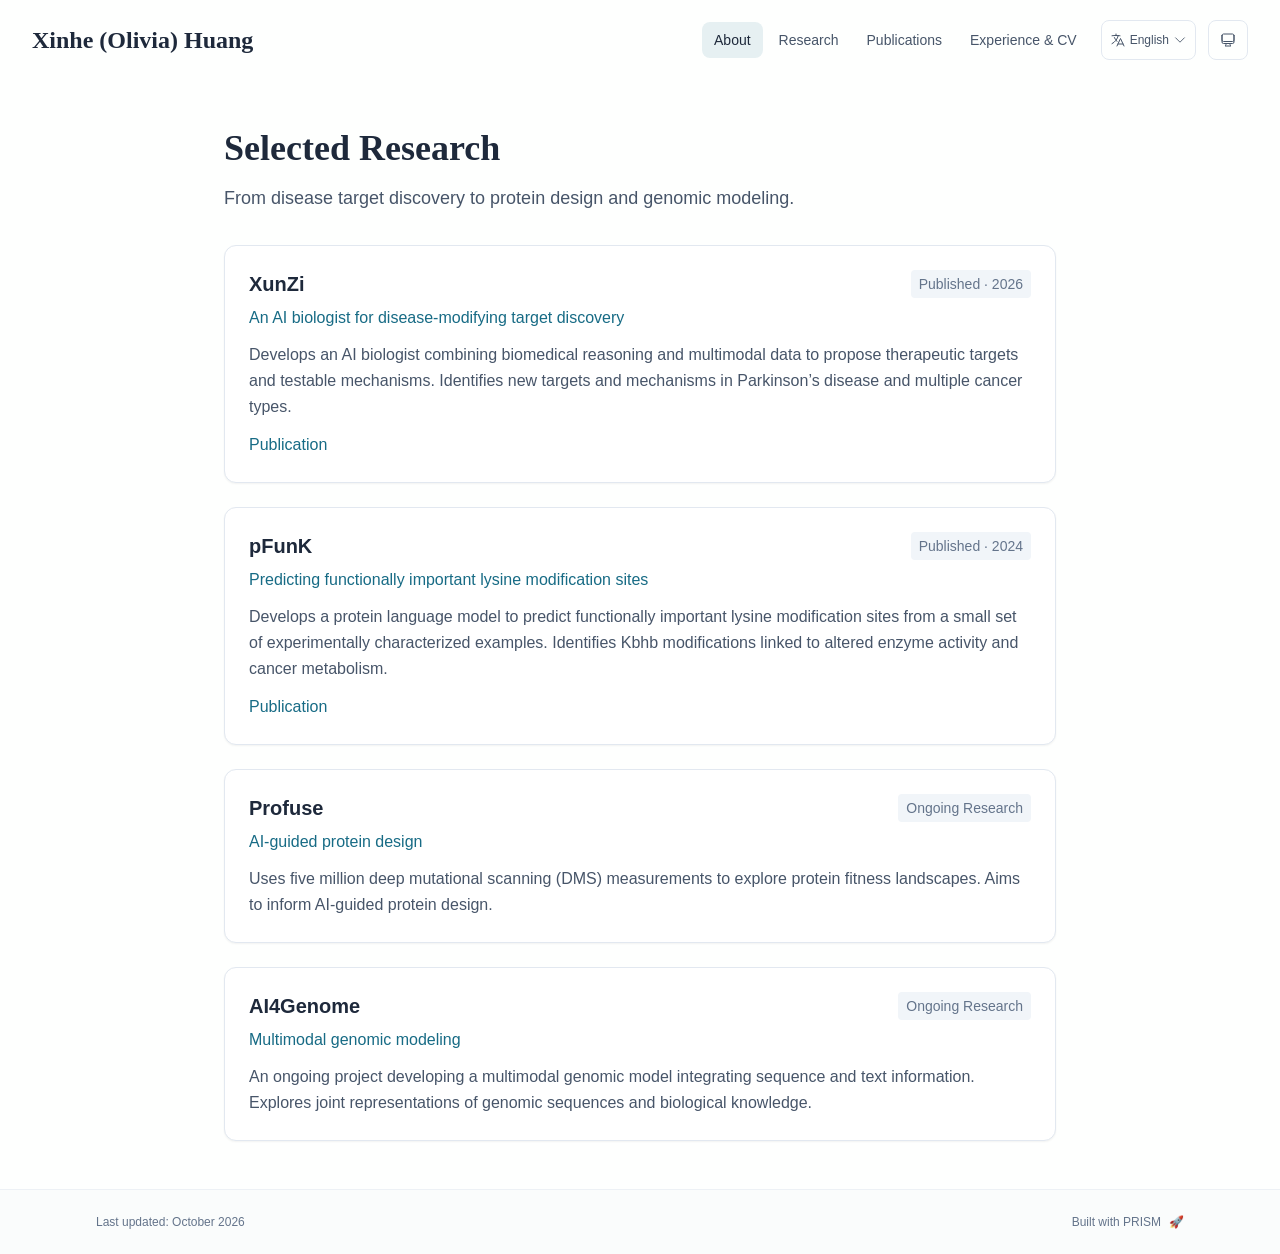
<file: research/index.html>
<!DOCTYPE html><html lang="en" class="scroll-smooth"><head><meta charSet="utf-8"/><meta name="viewport" content="width=device-width, initial-scale=1"/><link rel="stylesheet" href="/_next/static/css/1561682c2f8420f4.css" data-precedence="next"/><link rel="preload" as="script" fetchPriority="low" href="/_next/static/chunks/webpack-af78f5c2c11af041.js"/><script src="/_next/static/chunks/4bd1b696-70b6d399998de86a.js" async=""></script><script src="/_next/static/chunks/684-5aaa8290a129f299.js" async=""></script><script src="/_next/static/chunks/main-app-de9738d63b603295.js" async=""></script><script src="/_next/static/chunks/461-a9a5d7b05a71d978.js" async=""></script><script src="/_next/static/chunks/874-6cc630662f3664af.js" async=""></script><script src="/_next/static/chunks/291-e39730cc9327e39b.js" async=""></script><script src="/_next/static/chunks/app/layout-9b45e9bda7b70583.js" async=""></script><script src="/_next/static/chunks/178-595a94b9af1e67b5.js" async=""></script><script src="/_next/static/chunks/748-84df502d24ed20fb.js" async=""></script><script src="/_next/static/chunks/app/%5Bslug%5D/page-bf73561148e5ec7e.js" async=""></script><link rel="icon" href="/favicon.svg" type="image/svg+xml"/><link rel="preload" as="font" type="font/woff2" href="https://jialeliu.com/fonts/georgiab.woff2" crossorigin=""/><script>
              try {
                const theme = localStorage.getItem('theme-storage');
                const parsed = theme ? JSON.parse(theme) : null;
                const setting = parsed?.state?.theme || 'system';
                const prefersDark = typeof window !== 'undefined' && window.matchMedia && window.matchMedia('(prefers-color-scheme: dark)').matches;
                const effective = setting === 'dark' ? 'dark' : (setting === 'light' ? 'light' : (prefersDark ? 'dark' : 'light'));
                var root = document.documentElement;
                root.classList.add(effective);
                root.setAttribute('data-theme', effective);
              } catch (e) {
                var root = document.documentElement;
                root.classList.add('light');
                root.setAttribute('data-theme', 'light');
              }
            </script><script>
    try {
      const cfg = {"enabled":true,"locales":["en","zh"],"defaultLocale":"en","mode":"fixed","fixedLocale":"en","persist":true,"switcher":true,"labels":{"en":"English","zh":"中文"}};
      const storageKey = 'locale-storage';
      const normalize = (value) => typeof value === 'string' ? value.trim().replace('_', '-').toLowerCase() : '';
      const matchLocale = (candidate) => {
        const normalized = normalize(candidate);
        if (!normalized) return null;
        if (cfg.locales.includes(normalized)) return normalized;
        const language = normalized.split('-')[0];
        if (cfg.locales.includes(language)) return language;
        return null;
      };

      let resolved = null;

      if (!cfg.enabled) {
        resolved = cfg.defaultLocale;
      } else if (cfg.persist) {
        resolved = matchLocale(localStorage.getItem(storageKey));
      }

      if (!resolved) {
        if (cfg.mode === 'fixed') {
          resolved = cfg.fixedLocale;
        } else {
          resolved = matchLocale(navigator.language);
        }
      }

      if (!resolved) {
        resolved = cfg.defaultLocale;
      }

      const root = document.documentElement;
      root.lang = resolved;
      root.setAttribute('data-locale', resolved);

      if (cfg.persist) {
        localStorage.setItem(storageKey, resolved);
      }
    } catch (e) {
      const root = document.documentElement;
      root.lang = 'en';
      root.setAttribute('data-locale', 'en');
    }
  </script><title>Selected Research | Xinhe (Olivia) Huang</title><meta name="description" content="From disease target discovery to protein design and genomic modeling."/><meta name="author" content="Xinhe (Olivia) Huang"/><meta name="keywords" content="Xinhe (Olivia) Huang,PhD,Research,Huazhong University of Science and Technology"/><meta name="creator" content="Xinhe (Olivia) Huang"/><meta name="publisher" content="Xinhe (Olivia) Huang"/><meta property="og:title" content="Xinhe (Olivia) Huang"/><meta property="og:description" content="AI for Biological Discovery and Design"/><meta property="og:site_name" content="Xinhe (Olivia) Huang&#x27;s Academic Website"/><meta property="og:locale" content="en_US"/><meta property="og:type" content="website"/><meta name="twitter:card" content="summary"/><meta name="twitter:title" content="Xinhe (Olivia) Huang"/><meta name="twitter:description" content="AI for Biological Discovery and Design"/><link rel="icon" href="/favicon.svg"/><script>document.querySelectorAll('body link[rel="icon"], body link[rel="apple-touch-icon"]').forEach(el => document.head.appendChild(el))</script><script src="/_next/static/chunks/polyfills-42372ed130431b0a.js" noModule=""></script></head><body class="font-sans antialiased"><div style="visibility:hidden"><nav class="fixed top-0 left-0 right-0 z-50" data-headlessui-state=""><div class="transition-all duration-300 ease-out bg-transparent" style="transform:translateY(-100px)"><div class="max-w-7xl mx-auto px-4 sm:px-6 lg:px-8"><div class="flex justify-between items-center h-16 lg:h-20"><div class="flex-shrink-0" tabindex="0"><a class="text-xl lg:text-2xl font-serif font-semibold text-primary hover:text-accent transition-colors duration-200" href="/"><span class="hidden lg:inline">Xinhe (Olivia) Huang</span><span class="lg:hidden text-base">Olivia Huang</span></a></div><div class="hidden lg:block"><div class="ml-10 flex items-center space-x-3"><div class="relative flex items-baseline space-x-1"><a data-nav-href="/#about" class="relative px-3 py-2 text-sm font-medium rounded-lg transition-colors duration-150 text-primary" href="/#about">About</a><a data-nav-href="/#research" class="relative px-3 py-2 text-sm font-medium rounded-lg transition-colors duration-150 text-neutral-600" href="/#research">Research</a><a data-nav-href="/#publications" class="relative px-3 py-2 text-sm font-medium rounded-lg transition-colors duration-150 text-neutral-600" href="/#publications">Publications</a><a data-nav-href="/#cv" class="relative px-3 py-2 text-sm font-medium rounded-lg transition-colors duration-150 text-neutral-600" href="/#cv">Experience &amp; CV</a></div><div class="flex items-center justify-center w-14 h-10 rounded-lg border border-neutral-200 dark:border-[rgba(148,163,184,0.24)] bg-background dark:bg-neutral-800"><div class="w-6 h-4 rounded bg-neutral-300 animate-pulse"></div></div><div class="flex items-center justify-center w-10 h-10 rounded-lg border border-neutral-200 dark:border-[rgba(148,163,184,0.24)] bg-background dark:bg-neutral-800"><div class="w-4 h-4 rounded-full bg-neutral-300 animate-pulse"></div></div></div></div><div class="lg:hidden flex items-center space-x-2"><div class="flex items-center justify-center w-14 h-10 rounded-lg border border-neutral-200 dark:border-[rgba(148,163,184,0.24)] bg-background dark:bg-neutral-800"><div class="w-6 h-4 rounded bg-neutral-300 animate-pulse"></div></div><div class="flex items-center justify-center w-10 h-10 rounded-lg border border-neutral-200 dark:border-[rgba(148,163,184,0.24)] bg-background dark:bg-neutral-800"><div class="w-4 h-4 rounded-full bg-neutral-300 animate-pulse"></div></div><button class="inline-flex items-center justify-center p-2 rounded-md text-neutral-600 hover:text-primary hover:bg-neutral-100 dark:hover:bg-neutral-800 focus:outline-none focus:ring-2 focus:ring-inset focus:ring-accent transition-colors duration-200" id="headlessui-disclosure-button-«R7pdb»" type="button" aria-expanded="false" data-headlessui-state=""><span class="sr-only">Open main menu</span><div><svg xmlns="http://www.w3.org/2000/svg" fill="none" viewBox="0 0 24 24" stroke-width="1.5" stroke="currentColor" aria-hidden="true" data-slot="icon" class="block h-6 w-6"><path stroke-linecap="round" stroke-linejoin="round" d="M3.75 6.75h16.5M3.75 12h16.5m-16.5 5.25h16.5"></path></svg></div></button></div></div></div></div></nav><main class="min-h-screen pt-16 lg:pt-20"><div class="max-w-4xl mx-auto px-4 sm:px-6 lg:px-8 py-12"><div style="opacity:0;transform:translateY(20px)"><div class="mb-8"><h1 class="text-4xl font-serif font-bold text-primary mb-4">Selected Research</h1><div class="text-lg text-neutral-600 dark:text-neutral-500 max-w-2xl leading-relaxed"><p class="mb-3 last:mb-0">From disease target discovery to protein design and genomic modeling.</p></div></div><div class="grid gap-6"><div class="bg-white dark:bg-neutral-900 p-6 rounded-xl shadow-sm border border-neutral-200 dark:border-neutral-800 hover:shadow-lg transition-all duration-200 hover:scale-[1.01]" style="opacity:0;transform:translateY(20px)"><div class="flex justify-between items-start mb-2"><h3 class="text-xl font-semibold text-primary">XunZi</h3><span class="text-sm text-neutral-500 font-medium bg-neutral-100 dark:bg-neutral-800 px-2 py-1 rounded">Published · 2026</span></div><p class="text-base text-accent font-medium mb-3">An AI biologist for disease-modifying target discovery</p><div class="text-base text-neutral-600 dark:text-neutral-500 leading-relaxed"><p class="mb-3 last:mb-0">Develops an AI biologist combining biomedical reasoning and multimodal data to propose therapeutic targets and testable mechanisms. Identifies new targets and mechanisms in Parkinson’s disease and multiple cancer types.</p>
<p class="mb-3 last:mb-0"><a href="https://doi.org/10.1038/s41551-026-01769-6" node="[object Object]" target="_blank" rel="noopener noreferrer" class="text-accent font-medium transition-all duration-200 rounded hover:bg-accent/10 hover:shadow-sm">Publication</a></p></div></div><div class="bg-white dark:bg-neutral-900 p-6 rounded-xl shadow-sm border border-neutral-200 dark:border-neutral-800 hover:shadow-lg transition-all duration-200 hover:scale-[1.01]" style="opacity:0;transform:translateY(20px)"><div class="flex justify-between items-start mb-2"><h3 class="text-xl font-semibold text-primary">pFunK</h3><span class="text-sm text-neutral-500 font-medium bg-neutral-100 dark:bg-neutral-800 px-2 py-1 rounded">Published · 2024</span></div><p class="text-base text-accent font-medium mb-3">Predicting functionally important lysine modification sites</p><div class="text-base text-neutral-600 dark:text-neutral-500 leading-relaxed"><p class="mb-3 last:mb-0">Develops a protein language model to predict functionally important lysine modification sites from a small set of experimentally characterized examples. Identifies Kbhb modifications linked to altered enzyme activity and cancer metabolism.</p>
<p class="mb-3 last:mb-0"><a href="https://pubmed.ncbi.nlm.nih.gov/39134903/" node="[object Object]" target="_blank" rel="noopener noreferrer" class="text-accent font-medium transition-all duration-200 rounded hover:bg-accent/10 hover:shadow-sm">Publication</a></p></div></div><div class="bg-white dark:bg-neutral-900 p-6 rounded-xl shadow-sm border border-neutral-200 dark:border-neutral-800 hover:shadow-lg transition-all duration-200 hover:scale-[1.01]" style="opacity:0;transform:translateY(20px)"><div class="flex justify-between items-start mb-2"><h3 class="text-xl font-semibold text-primary">Profuse</h3><span class="text-sm text-neutral-500 font-medium bg-neutral-100 dark:bg-neutral-800 px-2 py-1 rounded">Ongoing Research</span></div><p class="text-base text-accent font-medium mb-3">AI-guided protein design</p><div class="text-base text-neutral-600 dark:text-neutral-500 leading-relaxed"><p class="mb-3 last:mb-0">Uses five million deep mutational scanning (DMS) measurements to explore protein fitness landscapes. Aims to inform AI-guided protein design.</p></div></div><div class="bg-white dark:bg-neutral-900 p-6 rounded-xl shadow-sm border border-neutral-200 dark:border-neutral-800 hover:shadow-lg transition-all duration-200 hover:scale-[1.01]" style="opacity:0;transform:translateY(20px)"><div class="flex justify-between items-start mb-2"><h3 class="text-xl font-semibold text-primary">AI4Genome</h3><span class="text-sm text-neutral-500 font-medium bg-neutral-100 dark:bg-neutral-800 px-2 py-1 rounded">Ongoing Research</span></div><p class="text-base text-accent font-medium mb-3">Multimodal genomic modeling</p><div class="text-base text-neutral-600 dark:text-neutral-500 leading-relaxed"><p class="mb-3 last:mb-0">An ongoing project developing a multimodal genomic model integrating sequence and text information. Explores joint representations of genomic sequences and biological knowledge.</p></div></div></div></div></div><!--$--><!--/$--><!--$--><!--/$--></main><footer class="border-t border-neutral-200/50 bg-neutral-50/50 dark:bg-neutral-900/50 dark:border-neutral-700/50"><div class="max-w-6xl mx-auto px-4 sm:px-6 lg:px-8 py-6"><div class="flex flex-col sm:flex-row justify-between items-center gap-2"><p class="text-xs text-neutral-500">Last updated<!-- -->: <!-- -->October 2026</p><p class="text-xs text-neutral-500 flex items-center"><a href="https://github.com/xyjoey/PRISM" target="_blank" rel="noopener noreferrer">Built with PRISM</a><span class="ml-2">🚀</span></p></div></div></footer></div><script src="/_next/static/chunks/webpack-af78f5c2c11af041.js" async=""></script><script>(self.__next_f=self.__next_f||[]).push([0])</script><script>self.__next_f.push([1,"1:\"$Sreact.fragment\"\n3:I[3719,[\"461\",\"static/chunks/461-a9a5d7b05a71d978.js\",\"874\",\"static/chunks/874-6cc630662f3664af.js\",\"291\",\"static/chunks/291-e39730cc9327e39b.js\",\"177\",\"static/chunks/app/layout-9b45e9bda7b70583.js\"],\"ThemeProvider\"]\n4:I[310,[\"461\",\"static/chunks/461-a9a5d7b05a71d978.js\",\"874\",\"static/chunks/874-6cc630662f3664af.js\",\"291\",\"static/chunks/291-e39730cc9327e39b.js\",\"177\",\"static/chunks/app/layout-9b45e9bda7b70583.js\"],\"LocaleProvider\"]\n5:I[4574,[\"461\",\"static/chunks/461-a9a5d7b05a71d978.js\",\"874\",\"static/chunks/874-6cc630662f3664af.js\",\"291\",\"static/chunks/291-e39730cc9327e39b.js\",\"177\",\"static/chunks/app/layout-9b45e9bda7b70583.js\"],\"default\"]\n6:I[7555,[],\"\"]\n7:I[1295,[],\"\"]\n8:I[2548,[\"461\",\"static/chunks/461-a9a5d7b05a71d978.js\",\"874\",\"static/chunks/874-6cc630662f3664af.js\",\"291\",\"static/chunks/291-e39730cc9327e39b.js\",\"177\",\"static/chunks/app/layout-9b45e9bda7b70583.js\"],\"default\"]\na:I[9665,[],\"MetadataBoundary\"]\nc:I[9665,[],\"OutletBoundary\"]\nf:I[4911,[],\"AsyncMetadataOutlet\"]\n11:I[9665,[],\"ViewportBoundary\"]\n13:I[6614,[],\"\"]\n:HL[\"/_next/static/css/1561682c2f8420f4.css\",\"style\"]\n2:T5d8,\n    try {\n      const cfg = {\"enabled\":true,\"locales\":[\"en\",\"zh\"],\"defaultLocale\":\"en\",\"mode\":\"fixed\",\"fixedLocale\":\"en\",\"persist\":true,\"switcher\":true,\"labels\":{\"en\":\"English\",\"zh\":\"中文\"}};\n      const storageKey = 'locale-storage';\n      const normalize = (value) =\u003e typeof value === 'string' ? value.trim().replace('_', '-').toLowerCase() : '';\n      const matchLocale = (candidate) =\u003e {\n        const normalized = normalize(candidate);\n        if (!normalized) return null;\n        if (cfg.locales.includes(normalized)) return normalized;\n        const language = normalized.split('-')[0];\n        if (cfg.locales.includes(language)) return language;\n        return null;\n      };\n\n      let resolved = null;\n\n      if (!cfg.enabled) {\n        resolved = cfg.defaultLocale;\n      } else if (cfg.persist) {\n        resolved = matchLocale(localStorage.getItem(storageKey));\n      }\n\n      if (!resolved) {\n        if "])</script><script>self.__next_f.push([1,"(cfg.mode === 'fixed') {\n          resolved = cfg.fixedLocale;\n        } else {\n          resolved = matchLocale(navigator.language);\n        }\n      }\n\n      if (!resolved) {\n        resolved = cfg.defaultLocale;\n      }\n\n      const root = document.documentElement;\n      root.lang = resolved;\n      root.setAttribute('data-locale', resolved);\n\n      if (cfg.persist) {\n        localStorage.setItem(storageKey, resolved);\n      }\n    } catch (e) {\n      const root = document.documentElement;\n      root.lang = 'en';\n      root.setAttribute('data-locale', 'en');\n    }\n  "])</script><script>self.__next_f.push([1,"0:{\"P\":null,\"b\":\"TyVIW6QQWMd9dyHeScb7V\",\"p\":\"\",\"c\":[\"\",\"research\",\"\"],\"i\":false,\"f\":[[[\"\",{\"children\":[[\"slug\",\"research\",\"d\"],{\"children\":[\"__PAGE__\",{}]}]},\"$undefined\",\"$undefined\",true],[\"\",[\"$\",\"$1\",\"c\",{\"children\":[[[\"$\",\"link\",\"0\",{\"rel\":\"stylesheet\",\"href\":\"/_next/static/css/1561682c2f8420f4.css\",\"precedence\":\"next\",\"crossOrigin\":\"$undefined\",\"nonce\":\"$undefined\"}]],[\"$\",\"html\",null,{\"lang\":\"en\",\"className\":\"scroll-smooth\",\"suppressHydrationWarning\":true,\"children\":[[\"$\",\"head\",null,{\"children\":[[\"$\",\"link\",null,{\"rel\":\"icon\",\"href\":\"/favicon.svg\",\"type\":\"image/svg+xml\"}],[\"$\",\"link\",null,{\"rel\":\"preload\",\"as\":\"font\",\"type\":\"font/woff2\",\"href\":\"https://jialeliu.com/fonts/georgiab.woff2\",\"crossOrigin\":\"\"}],[\"$\",\"script\",null,{\"dangerouslySetInnerHTML\":{\"__html\":\"\\n              try {\\n                const theme = localStorage.getItem('theme-storage');\\n                const parsed = theme ? JSON.parse(theme) : null;\\n                const setting = parsed?.state?.theme || 'system';\\n                const prefersDark = typeof window !== 'undefined' \u0026\u0026 window.matchMedia \u0026\u0026 window.matchMedia('(prefers-color-scheme: dark)').matches;\\n                const effective = setting === 'dark' ? 'dark' : (setting === 'light' ? 'light' : (prefersDark ? 'dark' : 'light'));\\n                var root = document.documentElement;\\n                root.classList.add(effective);\\n                root.setAttribute('data-theme', effective);\\n              } catch (e) {\\n                var root = document.documentElement;\\n                root.classList.add('light');\\n                root.setAttribute('data-theme', 'light');\\n              }\\n            \"}}],[\"$\",\"script\",null,{\"dangerouslySetInnerHTML\":{\"__html\":\"$2\"}}]]}],[\"$\",\"body\",null,{\"className\":\"font-sans antialiased\",\"children\":[\"$\",\"$L3\",null,{\"children\":[\"$\",\"$L4\",null,{\"config\":{\"enabled\":true,\"locales\":[\"en\",\"zh\"],\"defaultLocale\":\"en\",\"mode\":\"fixed\",\"fixedLocale\":\"en\",\"persist\":true,\"switcher\":true,\"labels\":{\"en\":\"English\",\"zh\":\"中文\"}},\"children\":[[\"$\",\"$L5\",null,{\"items\":[{\"title\":\"About\",\"type\":\"page\",\"target\":\"about\",\"href\":\"/\"},{\"title\":\"Research\",\"type\":\"page\",\"target\":\"research\",\"href\":\"/research\"},{\"title\":\"Publications\",\"type\":\"page\",\"target\":\"publications\",\"href\":\"/publications\"},{\"title\":\"Experience \u0026 CV\",\"type\":\"page\",\"target\":\"cv\",\"href\":\"/cv\"}],\"siteTitle\":\"Xinhe (Olivia) Huang\",\"enableOnePageMode\":true,\"i18n\":\"$0:f:0:1:1:props:children:1:props:children:1:props:children:props:children:props:config\",\"itemsByLocale\":{\"en\":[{\"title\":\"About\",\"type\":\"page\",\"target\":\"about\",\"href\":\"/\"},{\"title\":\"Research\",\"type\":\"page\",\"target\":\"research\",\"href\":\"/research\"},{\"title\":\"Publications\",\"type\":\"page\",\"target\":\"publications\",\"href\":\"/publications\"},{\"title\":\"Experience \u0026 CV\",\"type\":\"page\",\"target\":\"cv\",\"href\":\"/cv\"}],\"zh\":[{\"title\":\"个人介绍\",\"type\":\"page\",\"target\":\"about\",\"href\":\"/\"},{\"title\":\"研究项目\",\"type\":\"page\",\"target\":\"research\",\"href\":\"/research\"},{\"title\":\"论文\",\"type\":\"page\",\"target\":\"publications\",\"href\":\"/publications\"},{\"title\":\"经历与简历\",\"type\":\"page\",\"target\":\"cv\",\"href\":\"/cv\"}]},\"siteTitleByLocale\":{\"en\":\"Xinhe (Olivia) Huang\",\"zh\":\"黄新荷\"}}],[\"$\",\"main\",null,{\"className\":\"min-h-screen pt-16 lg:pt-20\",\"children\":[\"$\",\"$L6\",null,{\"parallelRouterKey\":\"children\",\"error\":\"$undefined\",\"errorStyles\":\"$undefined\",\"errorScripts\":\"$undefined\",\"template\":[\"$\",\"$L7\",null,{}],\"templateStyles\":\"$undefined\",\"templateScripts\":\"$undefined\",\"notFound\":[[[\"$\",\"title\",null,{\"children\":\"404: This page could not be found.\"}],[\"$\",\"div\",null,{\"style\":{\"fontFamily\":\"system-ui,\\\"Segoe UI\\\",Roboto,Helvetica,Arial,sans-serif,\\\"Apple Color Emoji\\\",\\\"Segoe UI Emoji\\\"\",\"height\":\"100vh\",\"textAlign\":\"center\",\"display\":\"flex\",\"flexDirection\":\"column\",\"alignItems\":\"center\",\"justifyContent\":\"center\"},\"children\":[\"$\",\"div\",null,{\"children\":[[\"$\",\"style\",null,{\"dangerouslySetInnerHTML\":{\"__html\":\"body{color:#000;background:#fff;margin:0}.next-error-h1{border-right:1px solid rgba(0,0,0,.3)}@media (prefers-color-scheme:dark){body{color:#fff;background:#000}.next-error-h1{border-right:1px solid rgba(255,255,255,.3)}}\"}}],[\"$\",\"h1\",null,{\"className\":\"next-error-h1\",\"style\":{\"display\":\"inline-block\",\"margin\":\"0 20px 0 0\",\"padding\":\"0 23px 0 0\",\"fontSize\":24,\"fontWeight\":500,\"verticalAlign\":\"top\",\"lineHeight\":\"49px\"},\"children\":404}],[\"$\",\"div\",null,{\"style\":{\"display\":\"inline-block\"},\"children\":[\"$\",\"h2\",null,{\"style\":{\"fontSize\":14,\"fontWeight\":400,\"lineHeight\":\"49px\",\"margin\":0},\"children\":\"This page could not be found.\"}]}]]}]}]],[]],\"forbidden\":\"$undefined\",\"unauthorized\":\"$undefined\"}]}],[\"$\",\"$L8\",null,{\"lastUpdated\":\"October 2026\",\"lastUpdatedByLocale\":{\"en\":\"October 2026\",\"zh\":\"2026 年 10 月\"},\"defaultLocale\":\"en\"}]]}]}]}]]}]]}],{\"children\":[[\"slug\",\"research\",\"d\"],[\"$\",\"$1\",\"c\",{\"children\":[null,[\"$\",\"$L6\",null,{\"parallelRouterKey\":\"children\",\"error\":\"$undefined\",\"errorStyles\":\"$undefined\",\"errorScripts\":\"$undefined\",\"template\":[\"$\",\"$L7\",null,{}],\"templateStyles\":\"$undefined\",\"templateScripts\":\"$undefined\",\"notFound\":\"$undefined\",\"forbidden\":\"$undefined\",\"unauthorized\":\"$undefined\"}]]}],{\"children\":[\"__PAGE__\",[\"$\",\"$1\",\"c\",{\"children\":[\"$L9\",[\"$\",\"$La\",null,{\"children\":\"$Lb\"}],null,[\"$\",\"$Lc\",null,{\"children\":[\"$Ld\",\"$Le\",[\"$\",\"$Lf\",null,{\"promise\":\"$@10\"}]]}]]}],{},null,false]},null,false]},null,false],[\"$\",\"$1\",\"h\",{\"children\":[null,[\"$\",\"$1\",\"EJHtpNECipF3LrgLzJJ1d\",{\"children\":[[\"$\",\"$L11\",null,{\"children\":\"$L12\"}],null]}],null]}],false]],\"m\":\"$undefined\",\"G\":[\"$13\",\"$undefined\"],\"s\":false,\"S\":true}\n"])</script><script>self.__next_f.push([1,"14:\"$Sreact.suspense\"\n15:I[4911,[],\"AsyncMetadata\"]\n17:I[2382,[\"461\",\"static/chunks/461-a9a5d7b05a71d978.js\",\"178\",\"static/chunks/178-595a94b9af1e67b5.js\",\"748\",\"static/chunks/748-84df502d24ed20fb.js\",\"182\",\"static/chunks/app/%5Bslug%5D/page-bf73561148e5ec7e.js\"],\"default\"]\nb:[\"$\",\"$14\",null,{\"fallback\":null,\"children\":[\"$\",\"$L15\",null,{\"promise\":\"$@16\"}]}]\n"])</script><script>self.__next_f.push([1,"9:[\"$\",\"$L17\",null,{\"dataByLocale\":{\"en\":{\"type\":\"card\",\"config\":{\"type\":\"card\",\"title\":\"Selected Research\",\"description\":\"From disease target discovery to protein design and genomic modeling.\",\"items\":[{\"title\":\"XunZi\",\"subtitle\":\"An AI biologist for disease-modifying target discovery\",\"date\":\"Published · 2026\",\"content\":\"Develops an AI biologist combining biomedical reasoning and multimodal data to propose therapeutic targets and testable mechanisms. Identifies new targets and mechanisms in Parkinson’s disease and multiple cancer types.\\n\\n[Publication](https://doi.org/10.1038/s41551-026-01769-6)\"},{\"title\":\"pFunK\",\"subtitle\":\"Predicting functionally important lysine modification sites\",\"date\":\"Published · 2024\",\"content\":\"Develops a protein language model to predict functionally important lysine modification sites from a small set of experimentally characterized examples. Identifies Kbhb modifications linked to altered enzyme activity and cancer metabolism.\\n\\n[Publication](https://pubmed.ncbi.nlm.nih.gov/39134903/)\"},{\"title\":\"Profuse\",\"subtitle\":\"AI-guided protein design\",\"date\":\"Ongoing Research\",\"content\":\"Uses five million deep mutational scanning (DMS) measurements to explore protein fitness landscapes. Aims to inform AI-guided protein design.\"},{\"title\":\"AI4Genome\",\"subtitle\":\"Multimodal genomic modeling\",\"date\":\"Ongoing Research\",\"content\":\"An ongoing project developing a multimodal genomic model integrating sequence and text information. Explores joint representations of genomic sequences and biological knowledge.\"}]}},\"zh\":{\"type\":\"card\",\"config\":{\"type\":\"card\",\"title\":\"代表研究项目\",\"description\":\"从疾病靶点发现到蛋白质设计与基因组建模。\",\"items\":[{\"title\":\"XunZi\",\"subtitle\":\"疾病干预靶点发现的 AI 生物学家\",\"date\":\"已发表 · 2026\",\"content\":\"结合生物医学推理与多模态数据，开发提出治疗靶点及可检验机制假设的 AI 生物学家。在帕金森病和多种癌症类型中发现新靶点与新机制。\\n\\n[相关论文](https://doi.org/10.1038/s41551-026-01769-6)\"},{\"title\":\"pFunK\",\"subtitle\":\"具有重要功能的赖氨酸修饰位点预测\",\"date\":\"已发表 · 2024\",\"content\":\"开发蛋白质语言模型，利用少量经实验表征的样本预测具有重要功能的赖氨酸修饰位点。发现与酶活性变化和癌症代谢相关的赖氨酸 β-羟基丁酰化（Kbhb）修饰。\\n\\n[相关论文](https://pubmed.ncbi.nlm.nih.gov/39134903/)\"},{\"title\":\"Profuse\",\"subtitle\":\"AI 驱动的蛋白质设计\",\"date\":\"进行中\",\"content\":\"利用约 500 万条深度突变扫描（DMS）数据探索蛋白质适应度景观。为 AI 驱动的蛋白质设计提供依据。\"},{\"title\":\"AI4Genome\",\"subtitle\":\"多模态基因组建模\",\"date\":\"进行中\",\"content\":\"开发整合序列与文本信息的多模态基因组模型。探索基因组序列与生物学知识的联合表征。\"}]}}},\"defaultLocale\":\"en\"}]\n"])</script><script>self.__next_f.push([1,"e:null\n"])</script><script>self.__next_f.push([1,"12:[[\"$\",\"meta\",\"0\",{\"charSet\":\"utf-8\"}],[\"$\",\"meta\",\"1\",{\"name\":\"viewport\",\"content\":\"width=device-width, initial-scale=1\"}]]\nd:null\n"])</script><script>self.__next_f.push([1,"16:{\"metadata\":[[\"$\",\"title\",\"0\",{\"children\":\"Selected Research | Xinhe (Olivia) Huang\"}],[\"$\",\"meta\",\"1\",{\"name\":\"description\",\"content\":\"From disease target discovery to protein design and genomic modeling.\"}],[\"$\",\"meta\",\"2\",{\"name\":\"author\",\"content\":\"Xinhe (Olivia) Huang\"}],[\"$\",\"meta\",\"3\",{\"name\":\"keywords\",\"content\":\"Xinhe (Olivia) Huang,PhD,Research,Huazhong University of Science and Technology\"}],[\"$\",\"meta\",\"4\",{\"name\":\"creator\",\"content\":\"Xinhe (Olivia) Huang\"}],[\"$\",\"meta\",\"5\",{\"name\":\"publisher\",\"content\":\"Xinhe (Olivia) Huang\"}],[\"$\",\"meta\",\"6\",{\"property\":\"og:title\",\"content\":\"Xinhe (Olivia) Huang\"}],[\"$\",\"meta\",\"7\",{\"property\":\"og:description\",\"content\":\"AI for Biological Discovery and Design\"}],[\"$\",\"meta\",\"8\",{\"property\":\"og:site_name\",\"content\":\"Xinhe (Olivia) Huang's Academic Website\"}],[\"$\",\"meta\",\"9\",{\"property\":\"og:locale\",\"content\":\"en_US\"}],[\"$\",\"meta\",\"10\",{\"property\":\"og:type\",\"content\":\"website\"}],[\"$\",\"meta\",\"11\",{\"name\":\"twitter:card\",\"content\":\"summary\"}],[\"$\",\"meta\",\"12\",{\"name\":\"twitter:title\",\"content\":\"Xinhe (Olivia) Huang\"}],[\"$\",\"meta\",\"13\",{\"name\":\"twitter:description\",\"content\":\"AI for Biological Discovery and Design\"}],[\"$\",\"link\",\"14\",{\"rel\":\"icon\",\"href\":\"/favicon.svg\"}]],\"error\":null,\"digest\":\"$undefined\"}\n10:{\"metadata\":\"$16:metadata\",\"error\":null,\"digest\":\"$undefined\"}\n"])</script></body></html>
</file>
<file: _next/static/css/1561682c2f8420f4.css>
/*! tailwindcss v4.1.10 | MIT License | https://tailwindcss.com */@layer properties{@supports (((-webkit-hyphens:none)) and (not (margin-trim:inline))) or ((-moz-orient:inline) and (not (color:rgb(from red r g b)))){*,::backdrop,:after,:before{--tw-translate-x:0;--tw-translate-y:0;--tw-translate-z:0;--tw-rotate-x:initial;--tw-rotate-y:initial;--tw-rotate-z:initial;--tw-skew-x:initial;--tw-skew-y:initial;--tw-space-y-reverse:0;--tw-space-x-reverse:0;--tw-border-style:solid;--tw-leading:initial;--tw-font-weight:initial;--tw-tracking:initial;--tw-shadow:0 0 #0000;--tw-shadow-color:initial;--tw-shadow-alpha:100%;--tw-inset-shadow:0 0 #0000;--tw-inset-shadow-color:initial;--tw-inset-shadow-alpha:100%;--tw-ring-color:initial;--tw-ring-shadow:0 0 #0000;--tw-inset-ring-color:initial;--tw-inset-ring-shadow:0 0 #0000;--tw-ring-inset:initial;--tw-ring-offset-width:0px;--tw-ring-offset-color:#fff;--tw-ring-offset-shadow:0 0 #0000;--tw-blur:initial;--tw-brightness:initial;--tw-contrast:initial;--tw-grayscale:initial;--tw-hue-rotate:initial;--tw-invert:initial;--tw-opacity:initial;--tw-saturate:initial;--tw-sepia:initial;--tw-drop-shadow:initial;--tw-drop-shadow-color:initial;--tw-drop-shadow-alpha:100%;--tw-drop-shadow-size:initial;--tw-backdrop-blur:initial;--tw-backdrop-brightness:initial;--tw-backdrop-contrast:initial;--tw-backdrop-grayscale:initial;--tw-backdrop-hue-rotate:initial;--tw-backdrop-invert:initial;--tw-backdrop-opacity:initial;--tw-backdrop-saturate:initial;--tw-backdrop-sepia:initial;--tw-duration:initial;--tw-ease:initial;--tw-scale-x:1;--tw-scale-y:1;--tw-scale-z:1}}}@layer theme{:host,:root{--font-sans:"Inter",-apple-system,BlinkMacSystemFont,"Segoe UI",Roboto,sans-serif;--color-red-50:oklch(97.1% .013 17.38);--color-red-400:oklch(70.4% .191 22.216);--color-red-600:oklch(57.7% .245 27.325);--color-red-900:oklch(39.6% .141 25.723);--color-white:#fff;--spacing:.25rem;--container-2xl:42rem;--container-3xl:48rem;--container-4xl:56rem;--container-6xl:72rem;--container-7xl:80rem;--text-xs:.75rem;--text-xs--line-height:calc(1/.75);--text-sm:.875rem;--text-sm--line-height:calc(1.25/.875);--text-base:1rem;--text-base--line-height:calc(1.5/1);--text-lg:1.125rem;--text-lg--line-height:calc(1.75/1.125);--text-xl:1.25rem;--text-xl--line-height:calc(1.75/1.25);--text-2xl:1.5rem;--text-2xl--line-height:calc(2/1.5);--text-3xl:1.875rem;--text-3xl--line-height:calc(2.25/1.875);--text-4xl:2.25rem;--text-4xl--line-height:calc(2.5/2.25);--font-weight-medium:500;--font-weight-semibold:600;--font-weight-bold:700;--leading-tight:1.25;--leading-relaxed:1.625;--radius-md:.375rem;--radius-lg:.5rem;--radius-xl:.75rem;--radius-2xl:1rem;--ease-out:cubic-bezier(0,0,.2,1);--animate-pulse:pulse 2s cubic-bezier(.4,0,.6,1)infinite;--blur-xl:24px;--aspect-video:16/9;--default-transition-duration:.15s;--default-transition-timing-function:cubic-bezier(.4,0,.2,1);--default-font-family:"Inter",-apple-system,BlinkMacSystemFont,"Segoe UI",Roboto,sans-serif;--default-mono-font-family:"SF Mono",Monaco,"Cascadia Code","Roboto Mono",Consolas,"Courier New",monospace;--line-height-normal:1.5;--shadow-glass:0 8px 32px 0 #1f26875e}}@layer base{*,::backdrop,:after,:before{box-sizing:border-box;border:0 solid;margin:0;padding:0}::file-selector-button{box-sizing:border-box;border:0 solid;margin:0;padding:0}:host,html{-webkit-text-size-adjust:100%;tab-size:4;line-height:1.5;font-family:var(--default-font-family,ui-sans-serif,system-ui,sans-serif,"Apple Color Emoji","Segoe UI Emoji","Segoe UI Symbol","Noto Color Emoji");font-feature-settings:var(--default-font-feature-settings,normal);font-variation-settings:var(--default-font-variation-settings,normal);-webkit-tap-highlight-color:transparent}hr{height:0;color:inherit;border-top-width:1px}abbr:where([title]){-webkit-text-decoration:underline dotted;text-decoration:underline dotted}h1,h2,h3,h4,h5,h6{font-size:inherit;font-weight:inherit}a{color:inherit;-webkit-text-decoration:inherit;text-decoration:inherit}b,strong{font-weight:bolder}code,kbd,pre,samp{font-family:var(--default-mono-font-family,ui-monospace,SFMono-Regular,Menlo,Monaco,Consolas,"Liberation Mono","Courier New",monospace);font-feature-settings:var(--default-mono-font-feature-settings,normal);font-variation-settings:var(--default-mono-font-variation-settings,normal);font-size:1em}small{font-size:80%}sub,sup{vertical-align:baseline;font-size:75%;line-height:0;position:relative}sub{bottom:-.25em}sup{top:-.5em}table{text-indent:0;border-color:inherit;border-collapse:collapse}:-moz-focusring{outline:auto}progress{vertical-align:baseline}summary{display:list-item}menu,ol,ul{list-style:none}audio,canvas,embed,iframe,img,object,svg,video{vertical-align:middle;display:block}img,video{max-width:100%;height:auto}button,input,optgroup,select,textarea{font:inherit;font-feature-settings:inherit;font-variation-settings:inherit;letter-spacing:inherit;color:inherit;opacity:1;background-color:#0000;border-radius:0}::file-selector-button{font:inherit;font-feature-settings:inherit;font-variation-settings:inherit;letter-spacing:inherit;color:inherit;opacity:1;background-color:#0000;border-radius:0}:where(select:is([multiple],[size])) optgroup{font-weight:bolder}:where(select:is([multiple],[size])) optgroup option{padding-inline-start:20px}::file-selector-button{margin-inline-end:4px}::placeholder{opacity:1}@supports (not ((-webkit-appearance:-apple-pay-button))) or (contain-intrinsic-size:1px){::placeholder{color:currentColor}@supports (color:color-mix(in lab,red,red)){::placeholder{color:color-mix(in oklab,currentcolor 50%,transparent)}}}textarea{resize:vertical}::-webkit-search-decoration{-webkit-appearance:none}::-webkit-date-and-time-value{min-height:1lh;text-align:inherit}::-webkit-datetime-edit{display:inline-flex}::-webkit-datetime-edit-fields-wrapper{padding:0}::-webkit-datetime-edit,::-webkit-datetime-edit-year-field{padding-block:0}::-webkit-datetime-edit-day-field,::-webkit-datetime-edit-month-field{padding-block:0}::-webkit-datetime-edit-hour-field,::-webkit-datetime-edit-minute-field{padding-block:0}::-webkit-datetime-edit-millisecond-field,::-webkit-datetime-edit-second-field{padding-block:0}::-webkit-datetime-edit-meridiem-field{padding-block:0}:-moz-ui-invalid{box-shadow:none}button,input:where([type=button],[type=reset],[type=submit]){appearance:button}::file-selector-button{appearance:button}::-webkit-inner-spin-button,::-webkit-outer-spin-button{height:auto}[hidden]:where(:not([hidden=until-found])){display:none!important}}@layer components;@layer utilities{.pointer-events-none{pointer-events:none}.sr-only{clip:rect(0,0,0,0);white-space:nowrap;border-width:0;width:1px;height:1px;margin:-1px;padding:0;overflow:hidden}.absolute,.sr-only{position:absolute}.fixed{position:fixed}.relative{position:relative}.static{position:static}.sticky{position:sticky}.inset-0{inset:calc(var(--spacing)*0)}.top-0{top:calc(var(--spacing)*0)}.top-1\/2{top:50%}.top-2{top:calc(var(--spacing)*2)}.top-8{top:calc(var(--spacing)*8)}.top-full{top:100%}.right-0{right:calc(var(--spacing)*0)}.right-2{right:calc(var(--spacing)*2)}.left-0{left:calc(var(--spacing)*0)}.left-1\/2{left:50%}.left-3{left:calc(var(--spacing)*3)}.z-10{z-index:10}.z-20{z-index:20}.z-40{z-index:40}.z-50{z-index:50}.container{width:100%}@media (min-width:40rem){.container{max-width:40rem}}@media (min-width:48rem){.container{max-width:48rem}}@media (min-width:64rem){.container{max-width:64rem}}@media (min-width:80rem){.container{max-width:80rem}}@media (min-width:96rem){.container{max-width:96rem}}.mx-auto{margin-inline:auto}.my-4{margin-block:calc(var(--spacing)*4)}.mt-1{margin-top:calc(var(--spacing)*1)}.mt-2{margin-top:calc(var(--spacing)*2)}.mt-4{margin-top:calc(var(--spacing)*4)}.mt-6{margin-top:calc(var(--spacing)*6)}.mt-8{margin-top:calc(var(--spacing)*8)}.mt-auto{margin-top:auto}.mr-1{margin-right:calc(var(--spacing)*1)}.mr-1\.5{margin-right:calc(var(--spacing)*1.5)}.mr-2{margin-right:calc(var(--spacing)*2)}.mb-1{margin-bottom:calc(var(--spacing)*1)}.mb-2{margin-bottom:calc(var(--spacing)*2)}.mb-3{margin-bottom:calc(var(--spacing)*3)}.mb-4{margin-bottom:calc(var(--spacing)*4)}.mb-6{margin-bottom:calc(var(--spacing)*6)}.mb-8{margin-bottom:calc(var(--spacing)*8)}.ml-0{margin-left:calc(var(--spacing)*0)}.ml-2{margin-left:calc(var(--spacing)*2)}.ml-4{margin-left:calc(var(--spacing)*4)}.ml-10{margin-left:calc(var(--spacing)*10)}.line-clamp-2{-webkit-line-clamp:2}.line-clamp-2,.line-clamp-3{-webkit-box-orient:vertical;display:-webkit-box;overflow:hidden}.line-clamp-3{-webkit-line-clamp:3}.block{display:block}.contents{display:contents}.flex{display:flex}.grid{display:grid}.hidden{display:none}.inline{display:inline}.inline-flex{display:inline-flex}.aspect-video{aspect-ratio:var(--aspect-video)}.h-0{height:calc(var(--spacing)*0)}.h-2\.5{height:calc(var(--spacing)*2.5)}.h-3{height:calc(var(--spacing)*3)}.h-3\.5{height:calc(var(--spacing)*3.5)}.h-4{height:calc(var(--spacing)*4)}.h-5{height:calc(var(--spacing)*5)}.h-6{height:calc(var(--spacing)*6)}.h-10{height:calc(var(--spacing)*10)}.h-16{height:calc(var(--spacing)*16)}.h-64{height:calc(var(--spacing)*64)}.h-full{height:100%}.min-h-screen{min-height:100vh}.w-0{width:calc(var(--spacing)*0)}.w-2\.5{width:calc(var(--spacing)*2.5)}.w-3{width:calc(var(--spacing)*3)}.w-3\.5{width:calc(var(--spacing)*3.5)}.w-4{width:calc(var(--spacing)*4)}.w-5{width:calc(var(--spacing)*5)}.w-6{width:calc(var(--spacing)*6)}.w-10{width:calc(var(--spacing)*10)}.w-14{width:calc(var(--spacing)*14)}.w-16{width:calc(var(--spacing)*16)}.w-32{width:calc(var(--spacing)*32)}.w-36{width:calc(var(--spacing)*36)}.w-64{width:calc(var(--spacing)*64)}.w-full{width:100%}.max-w-2xl{max-width:var(--container-2xl)}.max-w-3xl{max-width:var(--container-3xl)}.max-w-4xl{max-width:var(--container-4xl)}.max-w-6xl{max-width:var(--container-6xl)}.max-w-7xl{max-width:var(--container-7xl)}.max-w-\[calc\(100vw-2rem\)\]{max-width:calc(100vw - 2rem)}.flex-shrink-0{flex-shrink:0}.flex-grow{flex-grow:1}.-translate-x-1\/2{--tw-translate-x:calc(calc(1/2*100%)*-1)}.-translate-x-1\/2,.-translate-y-1\/2{translate:var(--tw-translate-x)var(--tw-translate-y)}.-translate-y-1\/2{--tw-translate-y:calc(calc(1/2*100%)*-1)}.-translate-y-full{--tw-translate-y:-100%;translate:var(--tw-translate-x)var(--tw-translate-y)}.transform{transform:var(--tw-rotate-x,)var(--tw-rotate-y,)var(--tw-rotate-z,)var(--tw-skew-x,)var(--tw-skew-y,)}.animate-pulse{animation:var(--animate-pulse)}.cursor-pointer{cursor:pointer}.resize{resize:both}.scroll-mt-24{scroll-margin-top:calc(var(--spacing)*24)}.list-inside{list-style-position:inside}.list-decimal{list-style-type:decimal}.list-disc{list-style-type:disc}.grid-cols-1{grid-template-columns:repeat(1,minmax(0,1fr))}.flex-col{flex-direction:column}.flex-wrap{flex-wrap:wrap}.items-baseline{align-items:baseline}.items-center{align-items:center}.items-start{align-items:flex-start}.justify-between{justify-content:space-between}.justify-center{justify-content:center}.gap-1{gap:calc(var(--spacing)*1)}.gap-2{gap:calc(var(--spacing)*2)}.gap-3{gap:calc(var(--spacing)*3)}.gap-4{gap:calc(var(--spacing)*4)}.gap-6{gap:calc(var(--spacing)*6)}.gap-12{gap:calc(var(--spacing)*12)}:where(.space-y-1>:not(:last-child)){--tw-space-y-reverse:0;margin-block-start:calc(calc(var(--spacing)*1)*var(--tw-space-y-reverse));margin-block-end:calc(calc(var(--spacing)*1)*calc(1 - var(--tw-space-y-reverse)))}:where(.space-y-2>:not(:last-child)){--tw-space-y-reverse:0;margin-block-start:calc(calc(var(--spacing)*2)*var(--tw-space-y-reverse));margin-block-end:calc(calc(var(--spacing)*2)*calc(1 - var(--tw-space-y-reverse)))}:where(.space-y-3>:not(:last-child)){--tw-space-y-reverse:0;margin-block-start:calc(calc(var(--spacing)*3)*var(--tw-space-y-reverse));margin-block-end:calc(calc(var(--spacing)*3)*calc(1 - var(--tw-space-y-reverse)))}:where(.space-y-4>:not(:last-child)){--tw-space-y-reverse:0;margin-block-start:calc(calc(var(--spacing)*4)*var(--tw-space-y-reverse));margin-block-end:calc(calc(var(--spacing)*4)*calc(1 - var(--tw-space-y-reverse)))}:where(.space-y-6>:not(:last-child)){--tw-space-y-reverse:0;margin-block-start:calc(calc(var(--spacing)*6)*var(--tw-space-y-reverse));margin-block-end:calc(calc(var(--spacing)*6)*calc(1 - var(--tw-space-y-reverse)))}:where(.space-y-8>:not(:last-child)){--tw-space-y-reverse:0;margin-block-start:calc(calc(var(--spacing)*8)*var(--tw-space-y-reverse));margin-block-end:calc(calc(var(--spacing)*8)*calc(1 - var(--tw-space-y-reverse)))}:where(.space-x-0\.5>:not(:last-child)){--tw-space-x-reverse:0;margin-inline-start:calc(calc(var(--spacing)*.5)*var(--tw-space-x-reverse));margin-inline-end:calc(calc(var(--spacing)*.5)*calc(1 - var(--tw-space-x-reverse)))}:where(.space-x-1>:not(:last-child)){--tw-space-x-reverse:0;margin-inline-start:calc(calc(var(--spacing)*1)*var(--tw-space-x-reverse));margin-inline-end:calc(calc(var(--spacing)*1)*calc(1 - var(--tw-space-x-reverse)))}:where(.space-x-2>:not(:last-child)){--tw-space-x-reverse:0;margin-inline-start:calc(calc(var(--spacing)*2)*var(--tw-space-x-reverse));margin-inline-end:calc(calc(var(--spacing)*2)*calc(1 - var(--tw-space-x-reverse)))}:where(.space-x-3>:not(:last-child)){--tw-space-x-reverse:0;margin-inline-start:calc(calc(var(--spacing)*3)*var(--tw-space-x-reverse));margin-inline-end:calc(calc(var(--spacing)*3)*calc(1 - var(--tw-space-x-reverse)))}.overflow-hidden{overflow:hidden}.overflow-x-auto{overflow-x:auto}.scroll-smooth{scroll-behavior:smooth}.rounded{border-radius:.25rem}.rounded-2xl{border-radius:var(--radius-2xl)}.rounded-full{border-radius:3.40282e+38px}.rounded-lg{border-radius:var(--radius-lg)}.rounded-md{border-radius:var(--radius-md)}.rounded-xl{border-radius:var(--radius-xl)}.border{border-style:var(--tw-border-style);border-width:1px}.border-t{border-top-style:var(--tw-border-style);border-top-width:1px}.border-t-4{border-top-style:var(--tw-border-style);border-top-width:4px}.border-r-4{border-right-style:var(--tw-border-style);border-right-width:4px}.border-b{border-bottom-style:var(--tw-border-style);border-bottom-width:1px}.border-l-4{border-left-style:var(--tw-border-style);border-left-width:4px}.border-accent,.border-accent\/50{border-color:var(--accent)}@supports (color:color-mix(in lab,red,red)){.border-accent\/50{border-color:color-mix(in oklab,var(--accent)50%,transparent)}}.border-neutral-100{border-color:var(--neutral-100)}.border-neutral-200,.border-neutral-200\/50{border-color:var(--neutral-200)}@supports (color:color-mix(in lab,red,red)){.border-neutral-200\/50{border-color:color-mix(in oklab,var(--neutral-200)50%,transparent)}}.border-transparent{border-color:#0000}.border-t-accent{border-top-color:var(--accent)}.border-t-neutral-800{border-top-color:var(--neutral-800)}.bg-accent,.bg-accent\/10{background-color:var(--accent)}@supports (color:color-mix(in lab,red,red)){.bg-accent\/10{background-color:color-mix(in oklab,var(--accent)10%,transparent)}}.bg-accent\/\[0\.07\]{background-color:var(--accent)}@supports (color:color-mix(in lab,red,red)){.bg-accent\/\[0\.07\]{background-color:color-mix(in oklab,var(--accent)7%,transparent)}}.bg-background,.bg-background\/80{background-color:var(--background)}@supports (color:color-mix(in lab,red,red)){.bg-background\/80{background-color:color-mix(in oklab,var(--background)80%,transparent)}}.bg-background\/95{background-color:var(--background)}@supports (color:color-mix(in lab,red,red)){.bg-background\/95{background-color:color-mix(in oklab,var(--background)95%,transparent)}}.bg-neutral-50,.bg-neutral-50\/50{background-color:var(--neutral-50)}@supports (color:color-mix(in lab,red,red)){.bg-neutral-50\/50{background-color:color-mix(in oklab,var(--neutral-50)50%,transparent)}}.bg-neutral-100{background-color:var(--neutral-100)}.bg-neutral-300{background-color:var(--neutral-300)}.bg-neutral-800{background-color:var(--neutral-800)}.bg-red-50{background-color:var(--color-red-50)}.bg-transparent{background-color:#0000}.bg-white{background-color:var(--color-white)}.object-cover{object-fit:cover}.object-\[center_24\%\]{object-position:center 24%}.p-1\.5{padding:calc(var(--spacing)*1.5)}.p-2{padding:calc(var(--spacing)*2)}.p-4{padding:calc(var(--spacing)*4)}.p-6{padding:calc(var(--spacing)*6)}.px-1\.5{padding-inline:calc(var(--spacing)*1.5)}.px-2{padding-inline:calc(var(--spacing)*2)}.px-3{padding-inline:calc(var(--spacing)*3)}.px-4{padding-inline:calc(var(--spacing)*4)}.py-0\.5{padding-block:calc(var(--spacing)*.5)}.py-1{padding-block:calc(var(--spacing)*1)}.py-2{padding-block:calc(var(--spacing)*2)}.py-3{padding-block:calc(var(--spacing)*3)}.py-6{padding-block:calc(var(--spacing)*6)}.py-8{padding-block:calc(var(--spacing)*8)}.py-12{padding-block:calc(var(--spacing)*12)}.pt-2{padding-top:calc(var(--spacing)*2)}.pt-16{padding-top:calc(var(--spacing)*16)}.pr-4{padding-right:calc(var(--spacing)*4)}.pb-2{padding-bottom:calc(var(--spacing)*2)}.pb-3{padding-bottom:calc(var(--spacing)*3)}.pl-4{padding-left:calc(var(--spacing)*4)}.pl-10{padding-left:calc(var(--spacing)*10)}.text-center{text-align:center}.font-mono{font-family:SF Mono,Monaco,Cascadia Code,Roboto Mono,Consolas,Courier New,monospace}.font-sans{font-family:Inter,-apple-system,BlinkMacSystemFont,Segoe UI,Roboto,sans-serif}.font-serif{font-family:Georgia,Times New Roman,serif}.text-2xl{font-size:var(--text-2xl);line-height:var(--tw-leading,var(--text-2xl--line-height))}.text-3xl{font-size:var(--text-3xl);line-height:var(--tw-leading,var(--text-3xl--line-height))}.text-4xl{font-size:var(--text-4xl);line-height:var(--tw-leading,var(--text-4xl--line-height))}.text-base{font-size:var(--text-base);line-height:var(--tw-leading,var(--text-base--line-height))}.text-lg{font-size:var(--text-lg);line-height:var(--tw-leading,var(--text-lg--line-height))}.text-sm{font-size:var(--text-sm);line-height:var(--tw-leading,var(--text-sm--line-height))}.text-xl{font-size:var(--text-xl);line-height:var(--tw-leading,var(--text-xl--line-height))}.text-xs{font-size:var(--text-xs);line-height:var(--tw-leading,var(--text-xs--line-height))}.text-\[0\.88em\]{font-size:.88em}.text-\[0\.95em\]{font-size:.95em}.leading-relaxed{--tw-leading:var(--leading-relaxed);line-height:var(--leading-relaxed)}.leading-tight{--tw-leading:var(--leading-tight);line-height:var(--leading-tight)}.font-bold{--tw-font-weight:var(--font-weight-bold);font-weight:var(--font-weight-bold)}.font-medium{--tw-font-weight:var(--font-weight-medium);font-weight:var(--font-weight-medium)}.font-semibold{--tw-font-weight:var(--font-weight-semibold);font-weight:var(--font-weight-semibold)}.tracking-\[0\.08em\]{--tw-tracking:.08em;letter-spacing:.08em}.break-words{overflow-wrap:break-word}.whitespace-nowrap{white-space:nowrap}.whitespace-pre-wrap{white-space:pre-wrap}.text-accent{color:var(--accent)}.text-neutral-400{color:var(--neutral-400)}.text-neutral-500{color:var(--neutral-500)}.text-neutral-600{color:var(--neutral-600)}.text-neutral-700{color:var(--neutral-700)}.text-neutral-800{color:var(--neutral-800)}.text-primary{color:var(--primary)}.text-red-600{color:var(--color-red-600)}.text-white{color:var(--color-white)}.capitalize{text-transform:capitalize}.uppercase{text-transform:uppercase}.italic{font-style:italic}.underline{text-decoration-line:underline}.decoration-accent{-webkit-text-decoration-color:var(--accent);text-decoration-color:var(--accent)}.decoration-neutral-400{-webkit-text-decoration-color:var(--neutral-400);text-decoration-color:var(--neutral-400)}.underline-offset-4{text-underline-offset:4px}.antialiased{-webkit-font-smoothing:antialiased;-moz-osx-font-smoothing:grayscale}.opacity-60{opacity:.6}.opacity-70{opacity:.7}.shadow-lg{--tw-shadow:0 10px 15px -3px var(--tw-shadow-color,#0000001a),0 4px 6px -2px var(--tw-shadow-color,#0000000d)}.shadow-lg,.shadow-sm{box-shadow:var(--tw-inset-shadow),var(--tw-inset-ring-shadow),var(--tw-ring-offset-shadow),var(--tw-ring-shadow),var(--tw-shadow)}.shadow-sm{--tw-shadow:0 1px 2px 0 var(--tw-shadow-color,#0000000d)}.filter{filter:var(--tw-blur,)var(--tw-brightness,)var(--tw-contrast,)var(--tw-grayscale,)var(--tw-hue-rotate,)var(--tw-invert,)var(--tw-saturate,)var(--tw-sepia,)var(--tw-drop-shadow,)}.backdrop-blur-xl{--tw-backdrop-blur:blur(var(--blur-xl));-webkit-backdrop-filter:var(--tw-backdrop-blur,)var(--tw-backdrop-brightness,)var(--tw-backdrop-contrast,)var(--tw-backdrop-grayscale,)var(--tw-backdrop-hue-rotate,)var(--tw-backdrop-invert,)var(--tw-backdrop-opacity,)var(--tw-backdrop-saturate,)var(--tw-backdrop-sepia,);backdrop-filter:var(--tw-backdrop-blur,)var(--tw-backdrop-brightness,)var(--tw-backdrop-contrast,)var(--tw-backdrop-grayscale,)var(--tw-backdrop-hue-rotate,)var(--tw-backdrop-invert,)var(--tw-backdrop-opacity,)var(--tw-backdrop-saturate,)var(--tw-backdrop-sepia,)}.transition{transition-property:color,background-color,border-color,outline-color,text-decoration-color,fill,stroke,--tw-gradient-from,--tw-gradient-via,--tw-gradient-to,opacity,box-shadow,transform,translate,scale,rotate,filter,-webkit-backdrop-filter,backdrop-filter,display,visibility,content-visibility,overlay,pointer-events;transition-timing-function:var(--tw-ease,var(--default-transition-timing-function));transition-duration:var(--tw-duration,var(--default-transition-duration))}.transition-all{transition-property:all;transition-timing-function:var(--tw-ease,var(--default-transition-timing-function));transition-duration:var(--tw-duration,var(--default-transition-duration))}.transition-colors{transition-property:color,background-color,border-color,outline-color,text-decoration-color,fill,stroke,--tw-gradient-from,--tw-gradient-via,--tw-gradient-to;transition-timing-function:var(--tw-ease,var(--default-transition-timing-function));transition-duration:var(--tw-duration,var(--default-transition-duration))}.duration-150{--tw-duration:.15s;transition-duration:.15s}.duration-200{--tw-duration:.2s;transition-duration:.2s}.duration-300{--tw-duration:.3s;transition-duration:.3s}.ease-out{--tw-ease:var(--ease-out);transition-timing-function:var(--ease-out)}.last\:mb-0:last-child{margin-bottom:calc(var(--spacing)*0)}@media (hover:hover){.hover\:scale-105:hover{--tw-scale-x:105%;--tw-scale-y:105%;--tw-scale-z:105%;scale:var(--tw-scale-x)var(--tw-scale-y)}.hover\:scale-\[1\.01\]:hover{scale:1.01}.hover\:scale-\[1\.02\]:hover{scale:1.02}.hover\:border-accent:hover{border-color:var(--accent)}.hover\:bg-accent:hover{background-color:var(--accent)}.hover\:bg-accent-dark:hover{background-color:var(--accent-dark)}.hover\:bg-accent\/10:hover{background-color:var(--accent)}@supports (color:color-mix(in lab,red,red)){.hover\:bg-accent\/10:hover{background-color:color-mix(in oklab,var(--accent)10%,transparent)}}.hover\:bg-neutral-50:hover{background-color:var(--neutral-50)}.hover\:bg-neutral-100:hover{background-color:var(--neutral-100)}.hover\:bg-red-50:hover{background-color:var(--color-red-50)}.hover\:text-accent:hover{color:var(--accent)}.hover\:text-accent-dark:hover{color:var(--accent-dark)}.hover\:text-primary:hover{color:var(--primary)}.hover\:text-red-600:hover{color:var(--color-red-600)}.hover\:text-white:hover{color:var(--color-white)}.hover\:shadow-lg:hover{--tw-shadow:0 10px 15px -3px var(--tw-shadow-color,#0000001a),0 4px 6px -2px var(--tw-shadow-color,#0000000d)}.hover\:shadow-lg:hover,.hover\:shadow-md:hover{box-shadow:var(--tw-inset-shadow),var(--tw-inset-ring-shadow),var(--tw-ring-offset-shadow),var(--tw-ring-shadow),var(--tw-shadow)}.hover\:shadow-md:hover{--tw-shadow:0 4px 6px -1px var(--tw-shadow-color,#0000001a),0 2px 4px -1px var(--tw-shadow-color,#0000000f)}.hover\:shadow-sm:hover{--tw-shadow:0 1px 2px 0 var(--tw-shadow-color,#0000000d)}.hover\:shadow-sm:hover,.hover\:shadow-xl:hover{box-shadow:var(--tw-inset-shadow),var(--tw-inset-ring-shadow),var(--tw-ring-offset-shadow),var(--tw-ring-shadow),var(--tw-shadow)}.hover\:shadow-xl:hover{--tw-shadow:0 20px 25px -5px var(--tw-shadow-color,#0000001a),0 10px 10px -5px var(--tw-shadow-color,#0000000a)}}.focus\:border-transparent:focus{border-color:#0000}.focus\:ring-2:focus{--tw-ring-shadow:var(--tw-ring-inset,)0 0 0 calc(2px + var(--tw-ring-offset-width))var(--tw-ring-color,currentcolor);box-shadow:var(--tw-inset-shadow),var(--tw-inset-ring-shadow),var(--tw-ring-offset-shadow),var(--tw-ring-shadow),var(--tw-shadow)}.focus\:ring-accent:focus{--tw-ring-color:var(--accent)}.focus\:outline-none:focus{--tw-outline-style:none;outline-style:none}.focus\:ring-inset:focus{--tw-ring-inset:inset}.focus-visible\:ring-2:focus-visible{--tw-ring-shadow:var(--tw-ring-inset,)0 0 0 calc(2px + var(--tw-ring-offset-width))var(--tw-ring-color,currentcolor);box-shadow:var(--tw-inset-shadow),var(--tw-inset-ring-shadow),var(--tw-ring-offset-shadow),var(--tw-ring-shadow),var(--tw-shadow)}.focus-visible\:ring-accent\/50:focus-visible{--tw-ring-color:var(--accent)}@supports (color:color-mix(in lab,red,red)){.focus-visible\:ring-accent\/50:focus-visible{--tw-ring-color:color-mix(in oklab,var(--accent)50%,transparent)}}@media (min-width:40rem){.sm\:hidden{display:none}.sm\:inline{display:inline}.sm\:w-auto{width:auto}.sm\:max-w-none{max-width:none}.sm\:flex-row{flex-direction:row}.sm\:gap-4{gap:calc(var(--spacing)*4)}:where(.sm\:space-y-0>:not(:last-child)){--tw-space-y-reverse:0;margin-block-start:calc(calc(var(--spacing)*0)*var(--tw-space-y-reverse));margin-block-end:calc(calc(var(--spacing)*0)*calc(1 - var(--tw-space-y-reverse)))}:where(.sm\:space-x-2>:not(:last-child)){--tw-space-x-reverse:0;margin-inline-start:calc(calc(var(--spacing)*2)*var(--tw-space-x-reverse));margin-inline-end:calc(calc(var(--spacing)*2)*calc(1 - var(--tw-space-x-reverse)))}.sm\:p-2{padding:calc(var(--spacing)*2)}.sm\:px-3{padding-inline:calc(var(--spacing)*3)}.sm\:px-6{padding-inline:calc(var(--spacing)*6)}.sm\:whitespace-nowrap{white-space:nowrap}}@media (min-width:48rem){.md\:aspect-\[4\/3\]{aspect-ratio:4/3}.md\:w-48{width:calc(var(--spacing)*48)}.md\:flex-row{flex-direction:row}}@media (min-width:64rem){.lg\:col-span-1{grid-column:span 1/span 1}.lg\:col-span-2{grid-column:span 2/span 2}.lg\:block{display:block}.lg\:hidden{display:none}.lg\:inline{display:inline}.lg\:h-20{height:calc(var(--spacing)*20)}.lg\:grid-cols-3{grid-template-columns:repeat(3,minmax(0,1fr))}.lg\:px-8{padding-inline:calc(var(--spacing)*8)}.lg\:pt-20{padding-top:calc(var(--spacing)*20)}.lg\:text-2xl{font-size:var(--text-2xl);line-height:var(--tw-leading,var(--text-2xl--line-height))}}.dark\:border-\[rgba\(148\,163\,184\,0\.24\)\]:where(.dark,.dark *){border-color:#94a3b83d}.dark\:border-neutral-600:where(.dark,.dark *){border-color:var(--neutral-600)}.dark\:border-neutral-700:where(.dark,.dark *),.dark\:border-neutral-700\/50:where(.dark,.dark *){border-color:var(--neutral-700)}@supports (color:color-mix(in lab,red,red)){.dark\:border-neutral-700\/50:where(.dark,.dark *){border-color:color-mix(in oklab,var(--neutral-700)50%,transparent)}}.dark\:border-neutral-800:where(.dark,.dark *){border-color:var(--neutral-800)}.dark\:bg-neutral-700:where(.dark,.dark *){background-color:var(--neutral-700)}.dark\:bg-neutral-800:where(.dark,.dark *),.dark\:bg-neutral-800\/50:where(.dark,.dark *){background-color:var(--neutral-800)}@supports (color:color-mix(in lab,red,red)){.dark\:bg-neutral-800\/50:where(.dark,.dark *){background-color:color-mix(in oklab,var(--neutral-800)50%,transparent)}}.dark\:bg-neutral-900:where(.dark,.dark *),.dark\:bg-neutral-900\/50:where(.dark,.dark *){background-color:var(--neutral-900)}@supports (color:color-mix(in lab,red,red)){.dark\:bg-neutral-900\/50:where(.dark,.dark *){background-color:color-mix(in oklab,var(--neutral-900)50%,transparent)}}.dark\:bg-red-900\/20:where(.dark,.dark *){background-color:#82181a33}@supports (color:color-mix(in lab,red,red)){.dark\:bg-red-900\/20:where(.dark,.dark *){background-color:color-mix(in oklab,var(--color-red-900)20%,transparent)}}.dark\:text-neutral-300:where(.dark,.dark *){color:var(--neutral-300)}.dark\:text-neutral-400:where(.dark,.dark *){color:var(--neutral-400)}.dark\:text-neutral-500:where(.dark,.dark *){color:var(--neutral-500)}.dark\:text-neutral-600:where(.dark,.dark *){color:var(--neutral-600)}.dark\:text-red-400:where(.dark,.dark *){color:var(--color-red-400)}@media (hover:hover){.dark\:hover\:bg-neutral-700:where(.dark,.dark *):hover{background-color:var(--neutral-700)}.dark\:hover\:bg-neutral-800:where(.dark,.dark *):hover{background-color:var(--neutral-800)}.dark\:hover\:bg-red-900\/20:where(.dark,.dark *):hover{background-color:#82181a33}@supports (color:color-mix(in lab,red,red)){.dark\:hover\:bg-red-900\/20:where(.dark,.dark *):hover{background-color:color-mix(in oklab,var(--color-red-900)20%,transparent)}}.dark\:hover\:text-red-400:where(.dark,.dark *):hover{color:var(--color-red-400)}.dark\:hover\:text-white:where(.dark,.dark *):hover{color:var(--color-white)}}}.light,:root{--background:#fefffe;--foreground:#0f172a;--primary:#1e293b;--primary-light:#334155;--primary-dark:#0f172a;--accent:#176b85;--accent-light:#67c3dc;--accent-dark:#125569;--neutral-50:#f8fafc;--neutral-100:#f1f5f9;--neutral-200:#e2e8f0;--neutral-300:#cbd5e1;--neutral-400:#94a3b8;--neutral-500:#64748b;--neutral-600:#475569;--neutral-700:#334155;--neutral-800:#1e293b;--neutral-900:#0f172a;--success:#10b981;--warning:#f59e0b;--error:#ef4444;--info:#3b82f6;--glass-bg:#ffffff1a;--glass-border:#fff3;--glass-shadow:#0000001a}html:lang(zh),html[data-locale^=zh]{--font-serif:"Source Han Serif SC","Source Han Serif CN","Noto Serif CJK SC","Noto Serif SC","Songti SC",STSong,SimSun,serif}.dark{--background:#0f172a;--foreground:#f8fafc;--primary:#f8fafc;--primary-light:#e2e8f0;--primary-dark:#cbd5e1;--accent:#67c3dc;--accent-light:#f0c674;--accent-dark:#176b85;--glass-bg:#0f172acc;--glass-border:#ffffff1a;--glass-shadow:#00000080;--neutral-50:#0f172a;--neutral-100:#1e293b;--neutral-200:#334155;--neutral-300:#475569;--neutral-400:#64748b;--neutral-500:#94a3b8;--neutral-600:#cbd5e1;--neutral-700:#e2e8f0;--neutral-800:#1e293b;--neutral-900:#0f172a}body{background:var(--background);color:var(--foreground);font-family:var(--font-sans);line-height:var(--line-height-normal);-webkit-font-smoothing:antialiased;-moz-osx-font-smoothing:grayscale;font-weight:400}.text-balance{text-wrap:balance}.text-pretty{text-wrap:pretty}.glass,.glass-card{background:var(--glass-bg);-webkit-backdrop-filter:blur(20px);border:1px solid var(--glass-border);box-shadow:var(--shadow-glass)}.glass-card{border-radius:1rem;padding:1.5rem}::-webkit-scrollbar{width:8px}::-webkit-scrollbar-track{background:var(--neutral-100)}::-webkit-scrollbar-thumb{background:var(--neutral-300);border-radius:4px}::-webkit-scrollbar-thumb:hover{background:var(--neutral-400)}.dark ::-webkit-scrollbar-track{background:var(--neutral-800)}.dark ::-webkit-scrollbar-thumb{background:var(--neutral-600)}.dark ::-webkit-scrollbar-thumb:hover{background:var(--neutral-500)}.card-bg{background-color:#fff}.dark .card-bg{background-color:#1e293b;border-color:#94a3b83d}html{scroll-padding-top:100px}body{font-size:16px}html:lang(zh){--font-sans:"Microsoft YaHei","PingFang SC",sans-serif}@property --tw-translate-x{syntax:"*";inherits:false;initial-value:0}@property --tw-translate-y{syntax:"*";inherits:false;initial-value:0}@property --tw-translate-z{syntax:"*";inherits:false;initial-value:0}@property --tw-rotate-x{syntax:"*";inherits:false}@property --tw-rotate-y{syntax:"*";inherits:false}@property --tw-rotate-z{syntax:"*";inherits:false}@property --tw-skew-x{syntax:"*";inherits:false}@property --tw-skew-y{syntax:"*";inherits:false}@property --tw-space-y-reverse{syntax:"*";inherits:false;initial-value:0}@property --tw-space-x-reverse{syntax:"*";inherits:false;initial-value:0}@property --tw-border-style{syntax:"*";inherits:false;initial-value:solid}@property --tw-leading{syntax:"*";inherits:false}@property --tw-font-weight{syntax:"*";inherits:false}@property --tw-tracking{syntax:"*";inherits:false}@property --tw-shadow{syntax:"*";inherits:false;initial-value:0 0 #0000}@property --tw-shadow-color{syntax:"*";inherits:false}@property --tw-shadow-alpha{syntax:"<percentage>";inherits:false;initial-value:100%}@property --tw-inset-shadow{syntax:"*";inherits:false;initial-value:0 0 #0000}@property --tw-inset-shadow-color{syntax:"*";inherits:false}@property --tw-inset-shadow-alpha{syntax:"<percentage>";inherits:false;initial-value:100%}@property --tw-ring-color{syntax:"*";inherits:false}@property --tw-ring-shadow{syntax:"*";inherits:false;initial-value:0 0 #0000}@property --tw-inset-ring-color{syntax:"*";inherits:false}@property --tw-inset-ring-shadow{syntax:"*";inherits:false;initial-value:0 0 #0000}@property --tw-ring-inset{syntax:"*";inherits:false}@property --tw-ring-offset-width{syntax:"<length>";inherits:false;initial-value:0}@property --tw-ring-offset-color{syntax:"*";inherits:false;initial-value:#fff}@property --tw-ring-offset-shadow{syntax:"*";inherits:false;initial-value:0 0 #0000}@property --tw-blur{syntax:"*";inherits:false}@property --tw-brightness{syntax:"*";inherits:false}@property --tw-contrast{syntax:"*";inherits:false}@property --tw-grayscale{syntax:"*";inherits:false}@property --tw-hue-rotate{syntax:"*";inherits:false}@property --tw-invert{syntax:"*";inherits:false}@property --tw-opacity{syntax:"*";inherits:false}@property --tw-saturate{syntax:"*";inherits:false}@property --tw-sepia{syntax:"*";inherits:false}@property --tw-drop-shadow{syntax:"*";inherits:false}@property --tw-drop-shadow-color{syntax:"*";inherits:false}@property --tw-drop-shadow-alpha{syntax:"<percentage>";inherits:false;initial-value:100%}@property --tw-drop-shadow-size{syntax:"*";inherits:false}@property --tw-backdrop-blur{syntax:"*";inherits:false}@property --tw-backdrop-brightness{syntax:"*";inherits:false}@property --tw-backdrop-contrast{syntax:"*";inherits:false}@property --tw-backdrop-grayscale{syntax:"*";inherits:false}@property --tw-backdrop-hue-rotate{syntax:"*";inherits:false}@property --tw-backdrop-invert{syntax:"*";inherits:false}@property --tw-backdrop-opacity{syntax:"*";inherits:false}@property --tw-backdrop-saturate{syntax:"*";inherits:false}@property --tw-backdrop-sepia{syntax:"*";inherits:false}@property --tw-duration{syntax:"*";inherits:false}@property --tw-ease{syntax:"*";inherits:false}@property --tw-scale-x{syntax:"*";inherits:false;initial-value:1}@property --tw-scale-y{syntax:"*";inherits:false;initial-value:1}@property --tw-scale-z{syntax:"*";inherits:false;initial-value:1}@keyframes pulse{50%{opacity:.5}}
</file>
